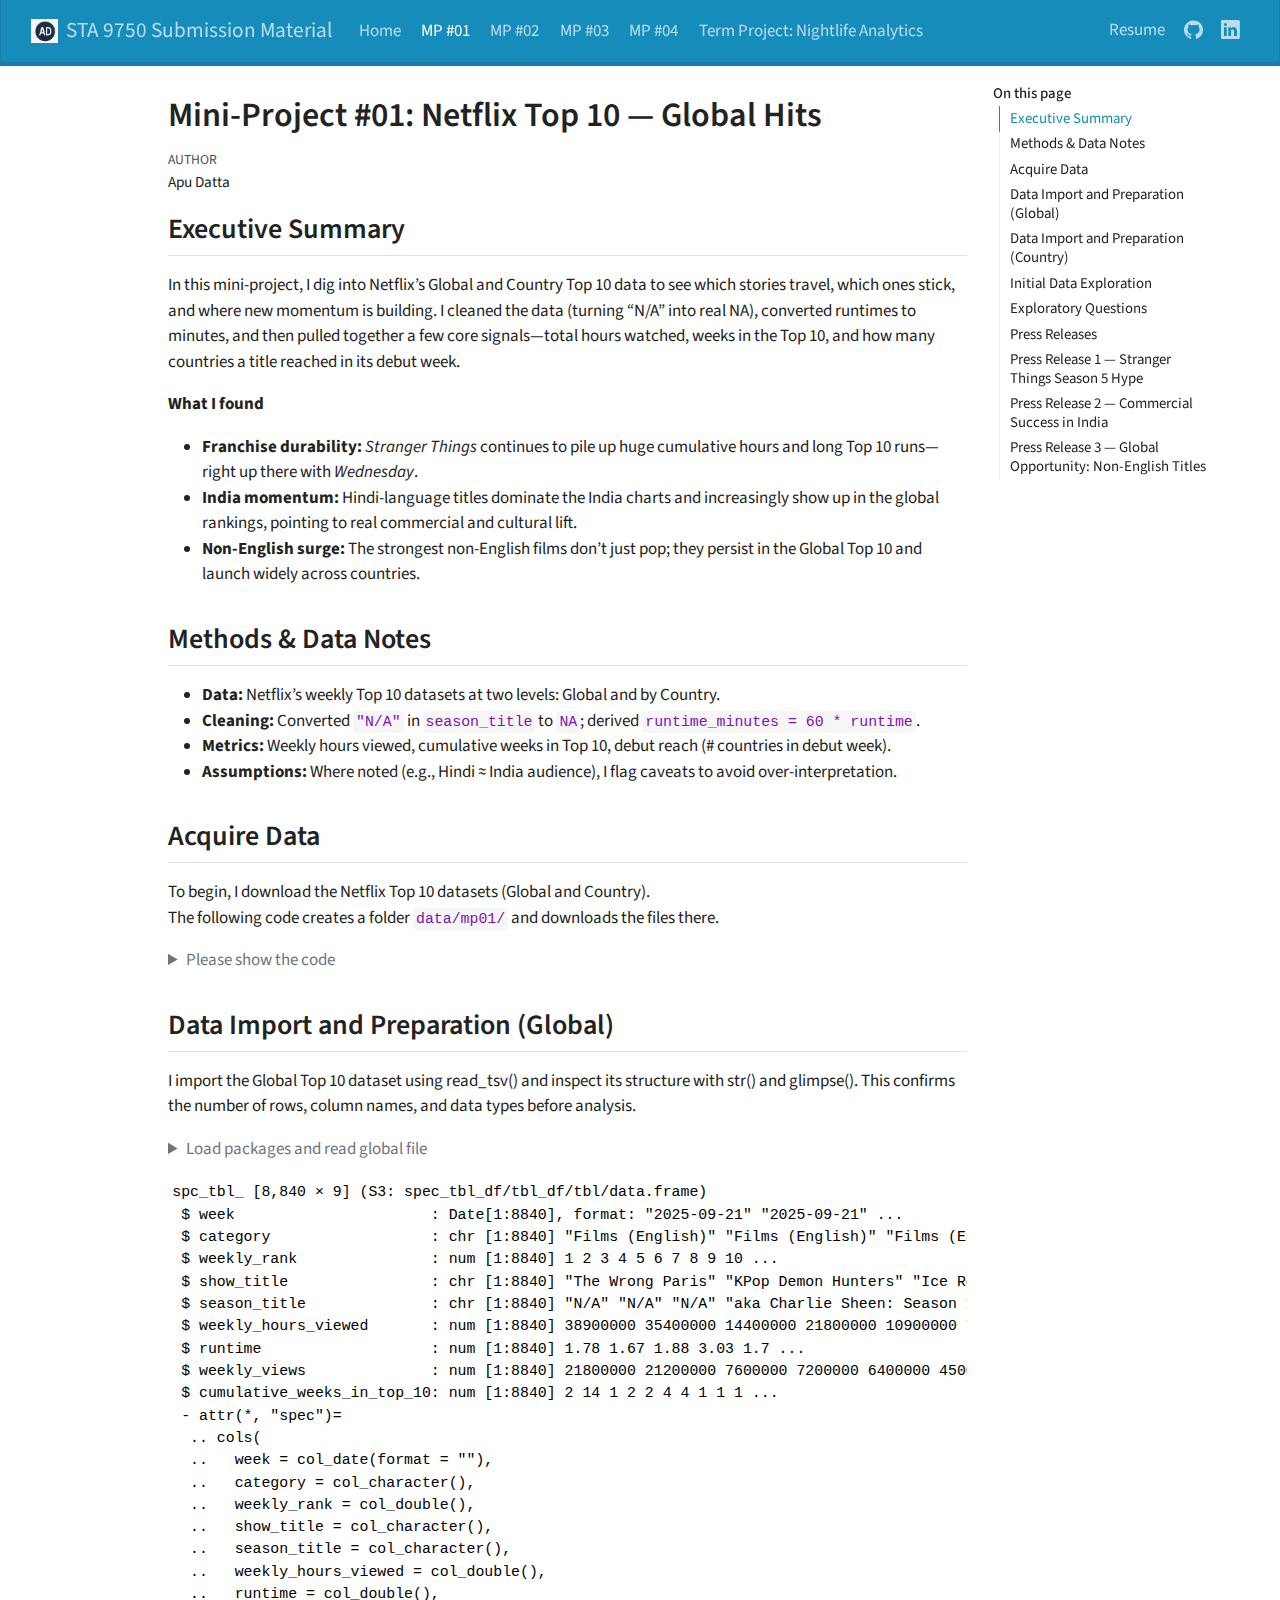
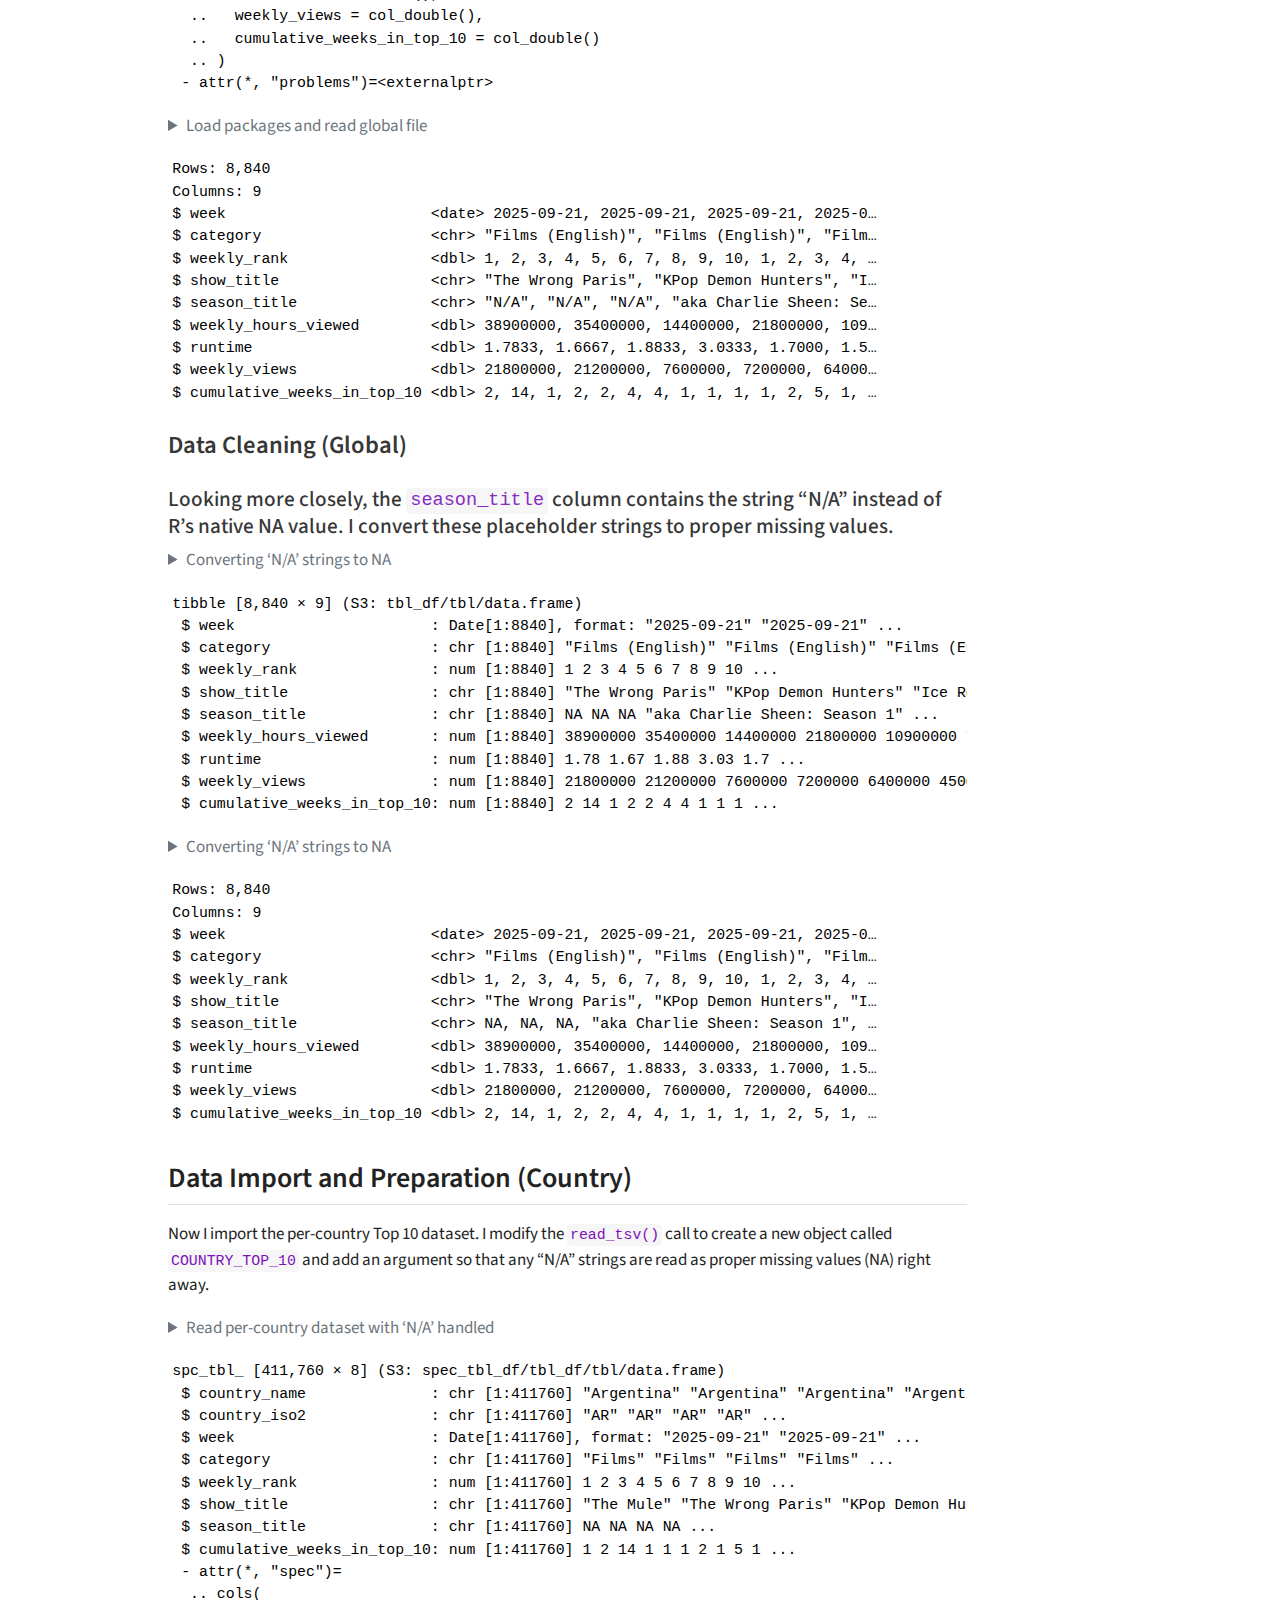
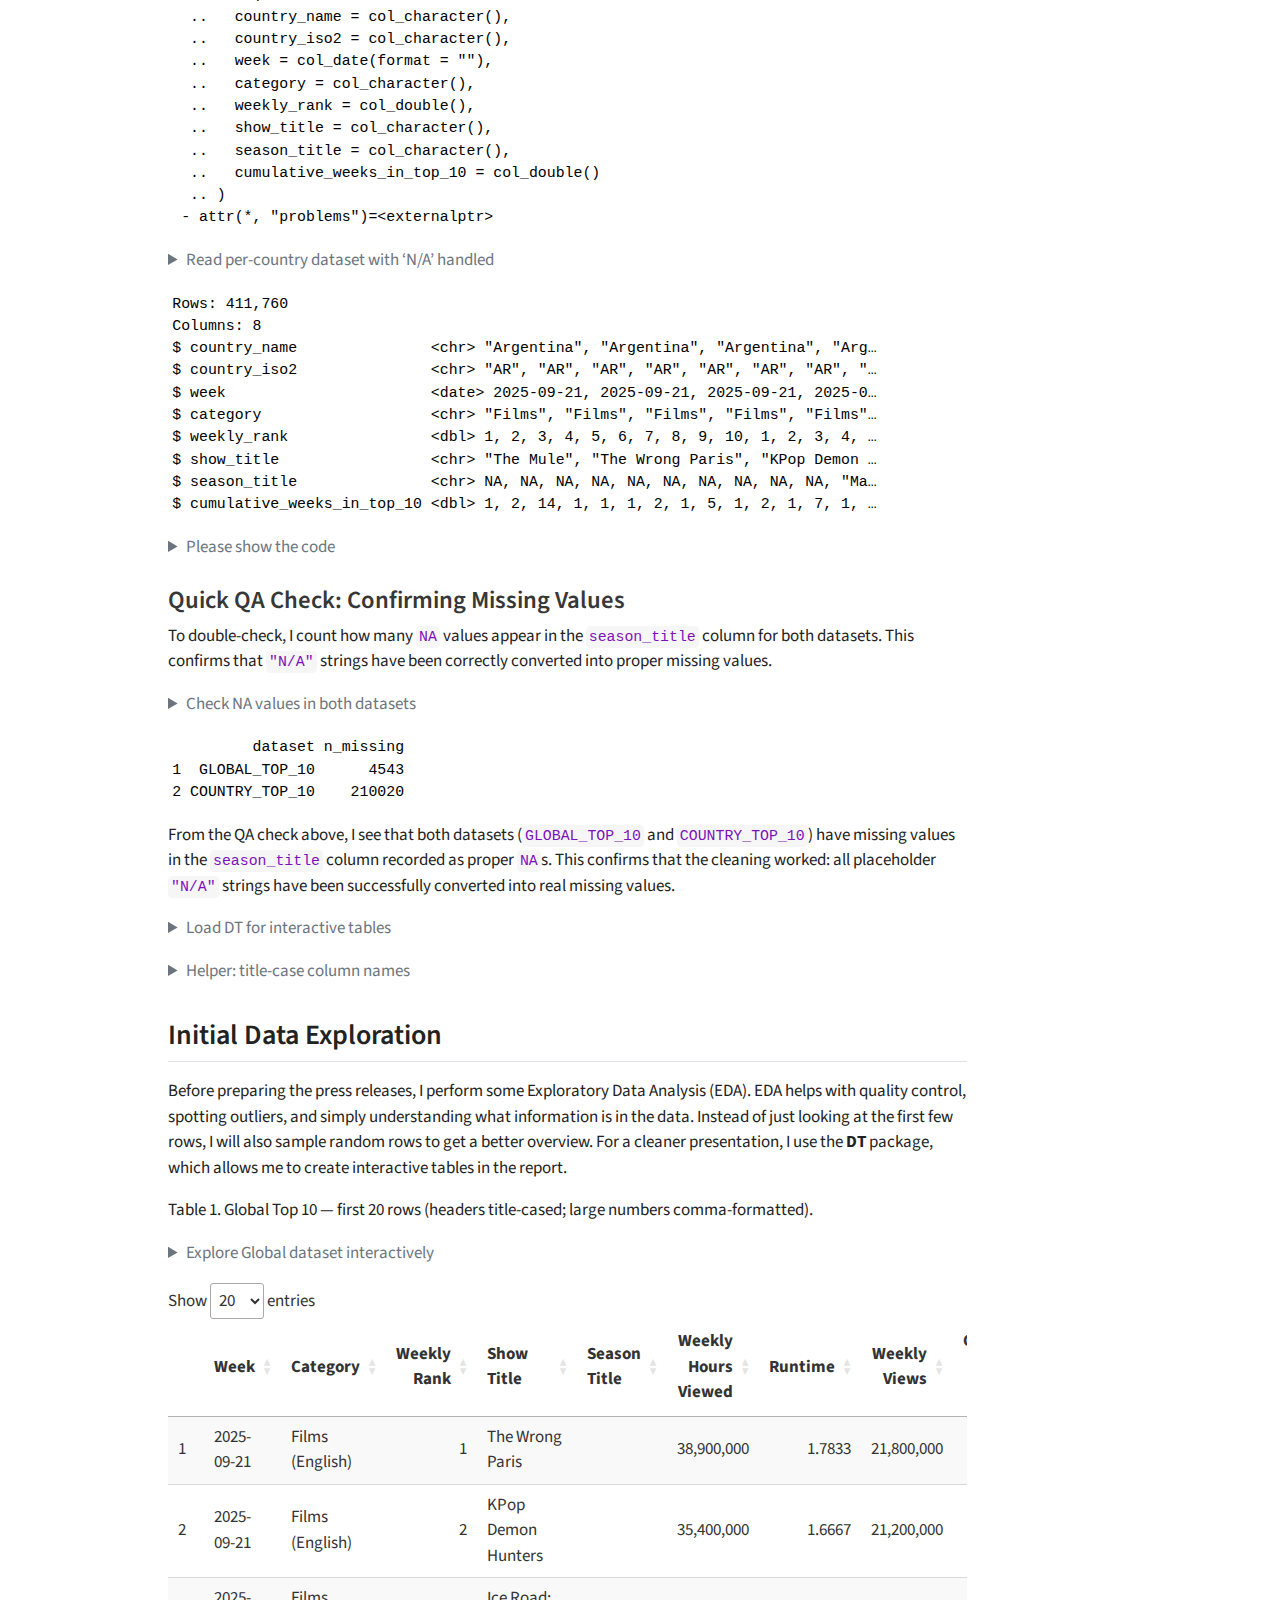
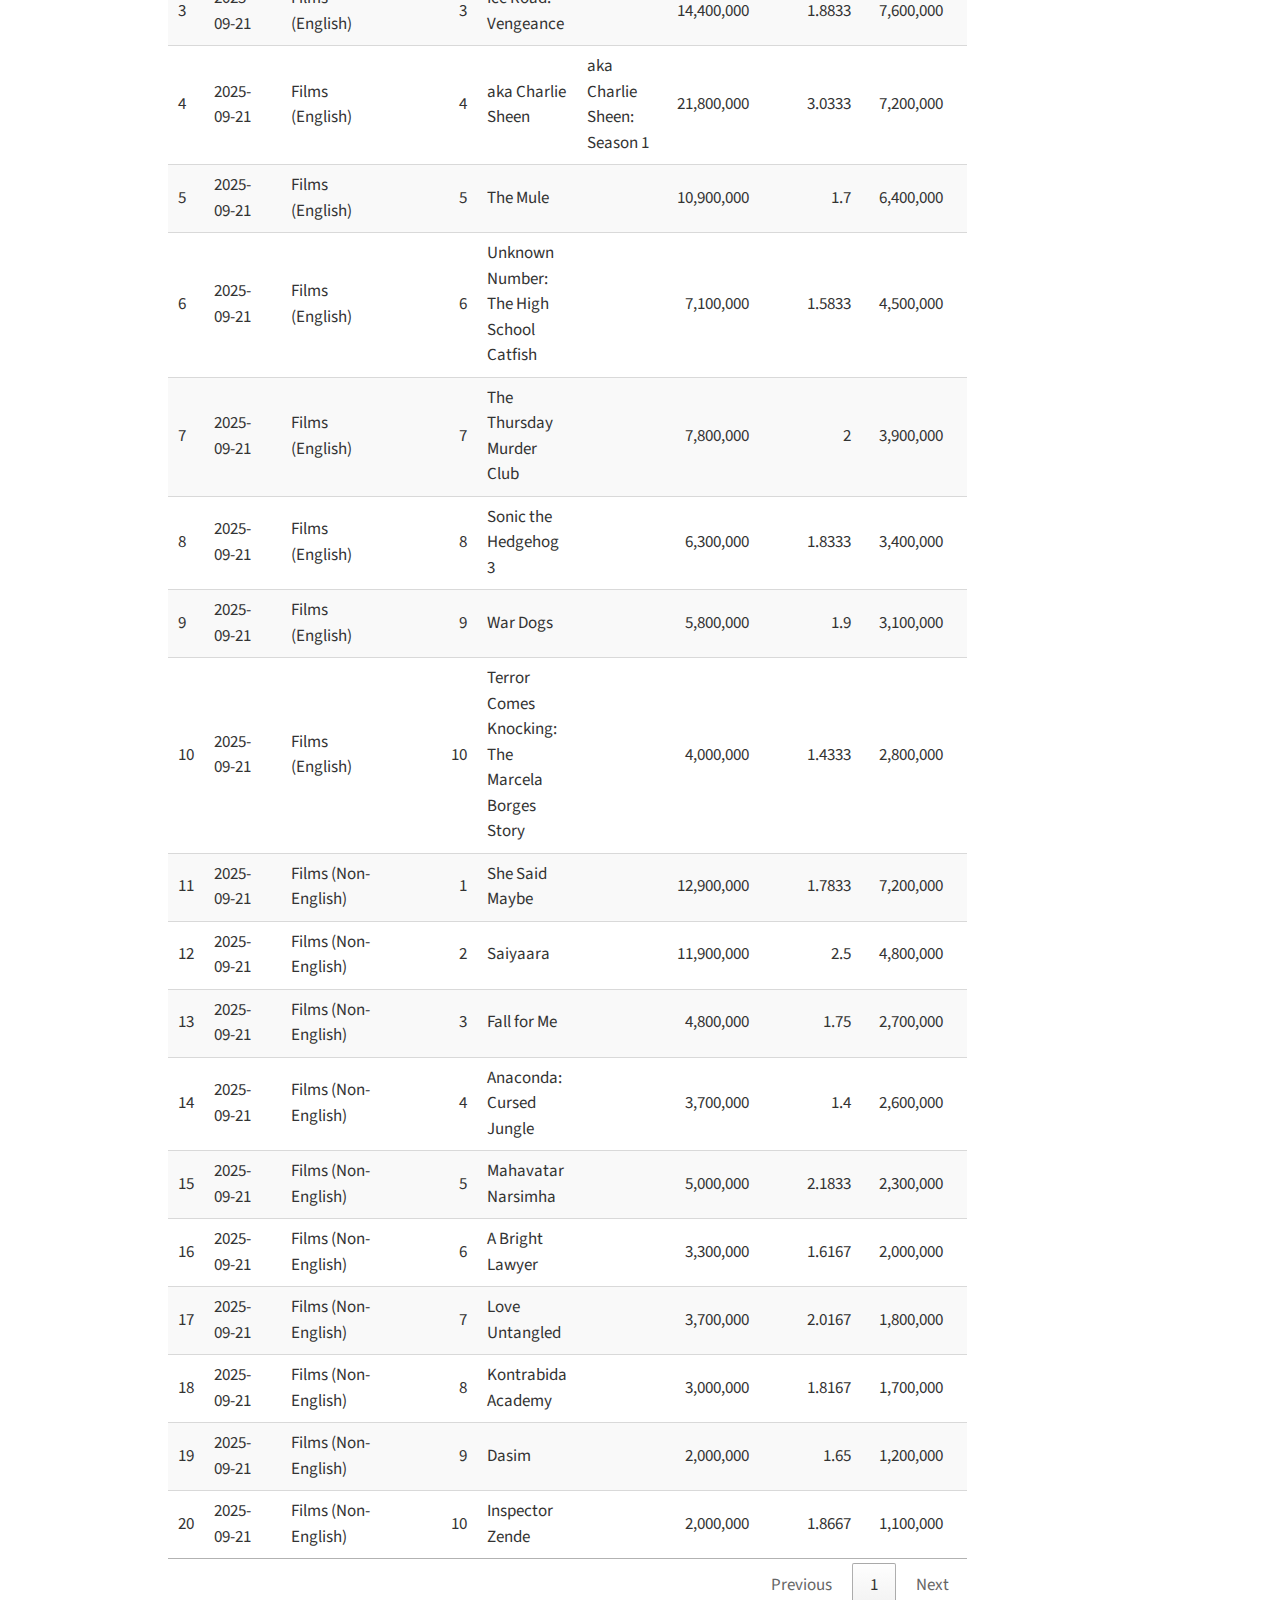
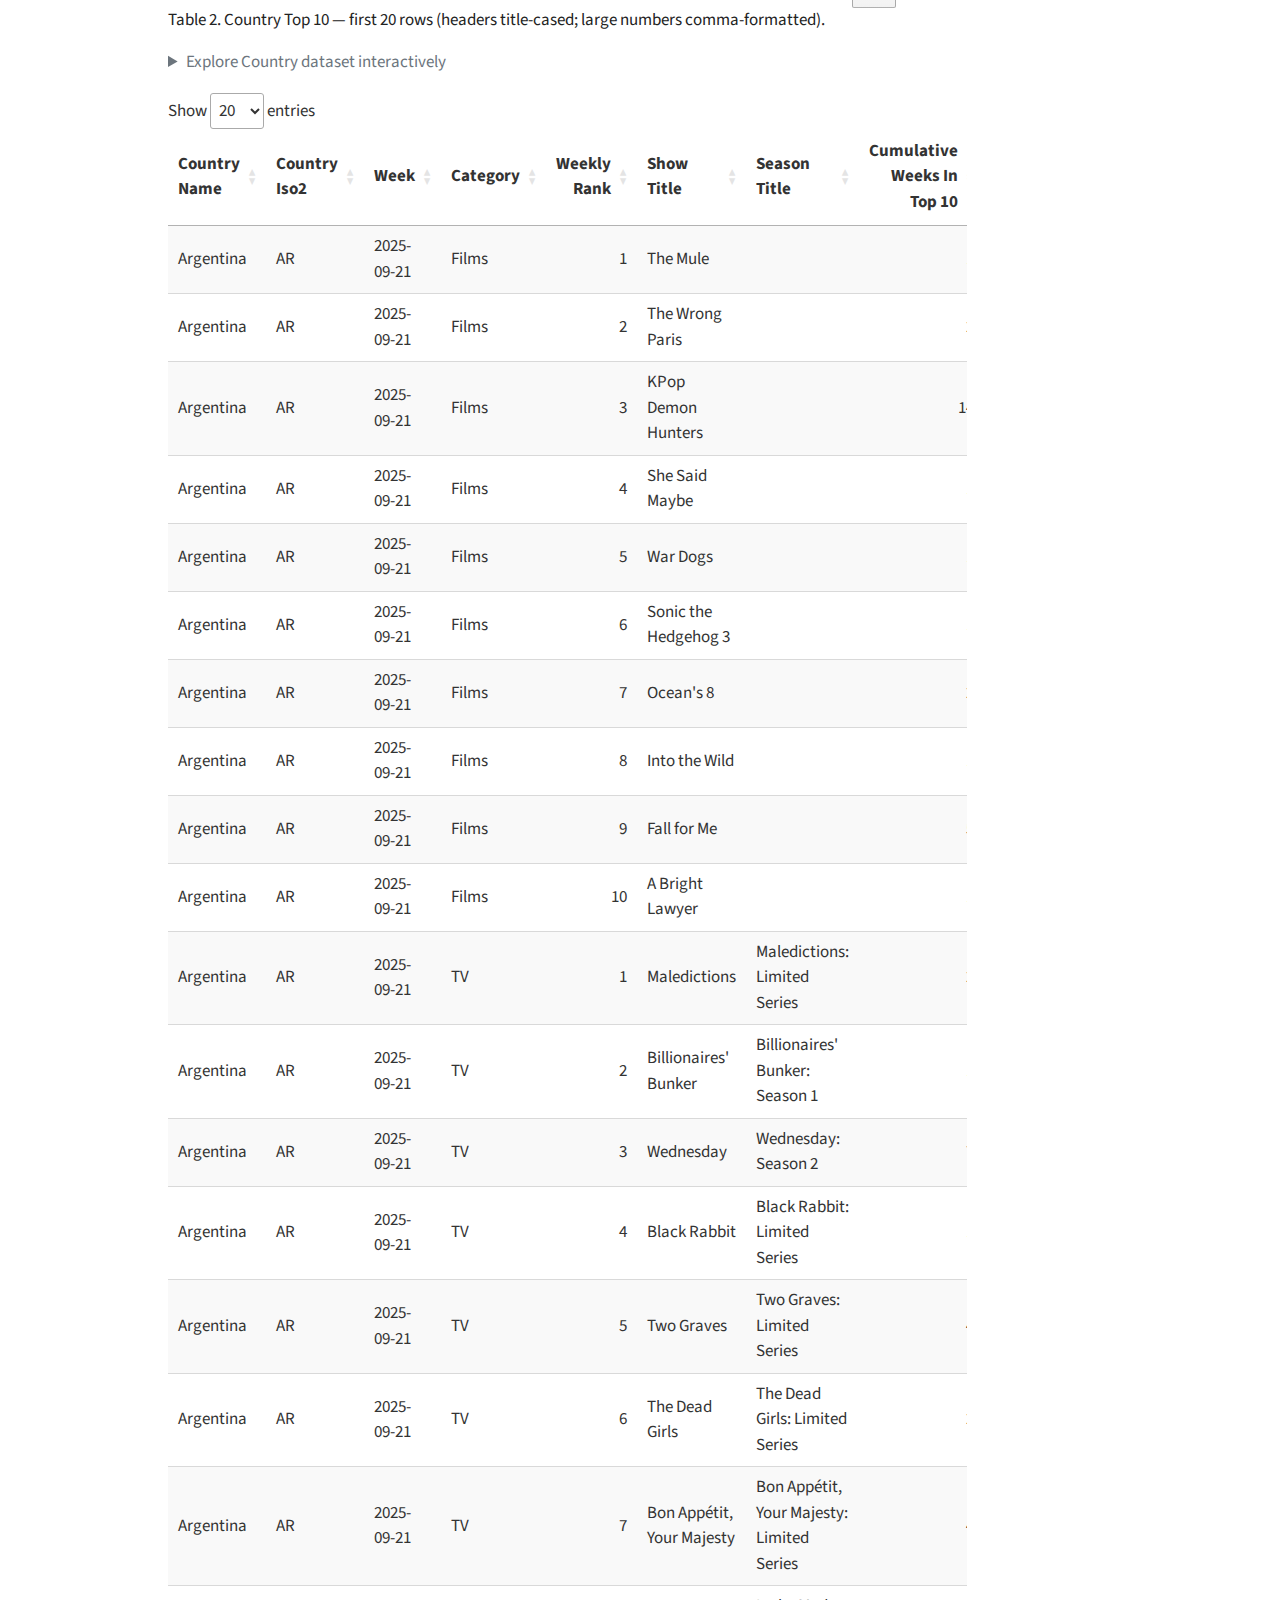
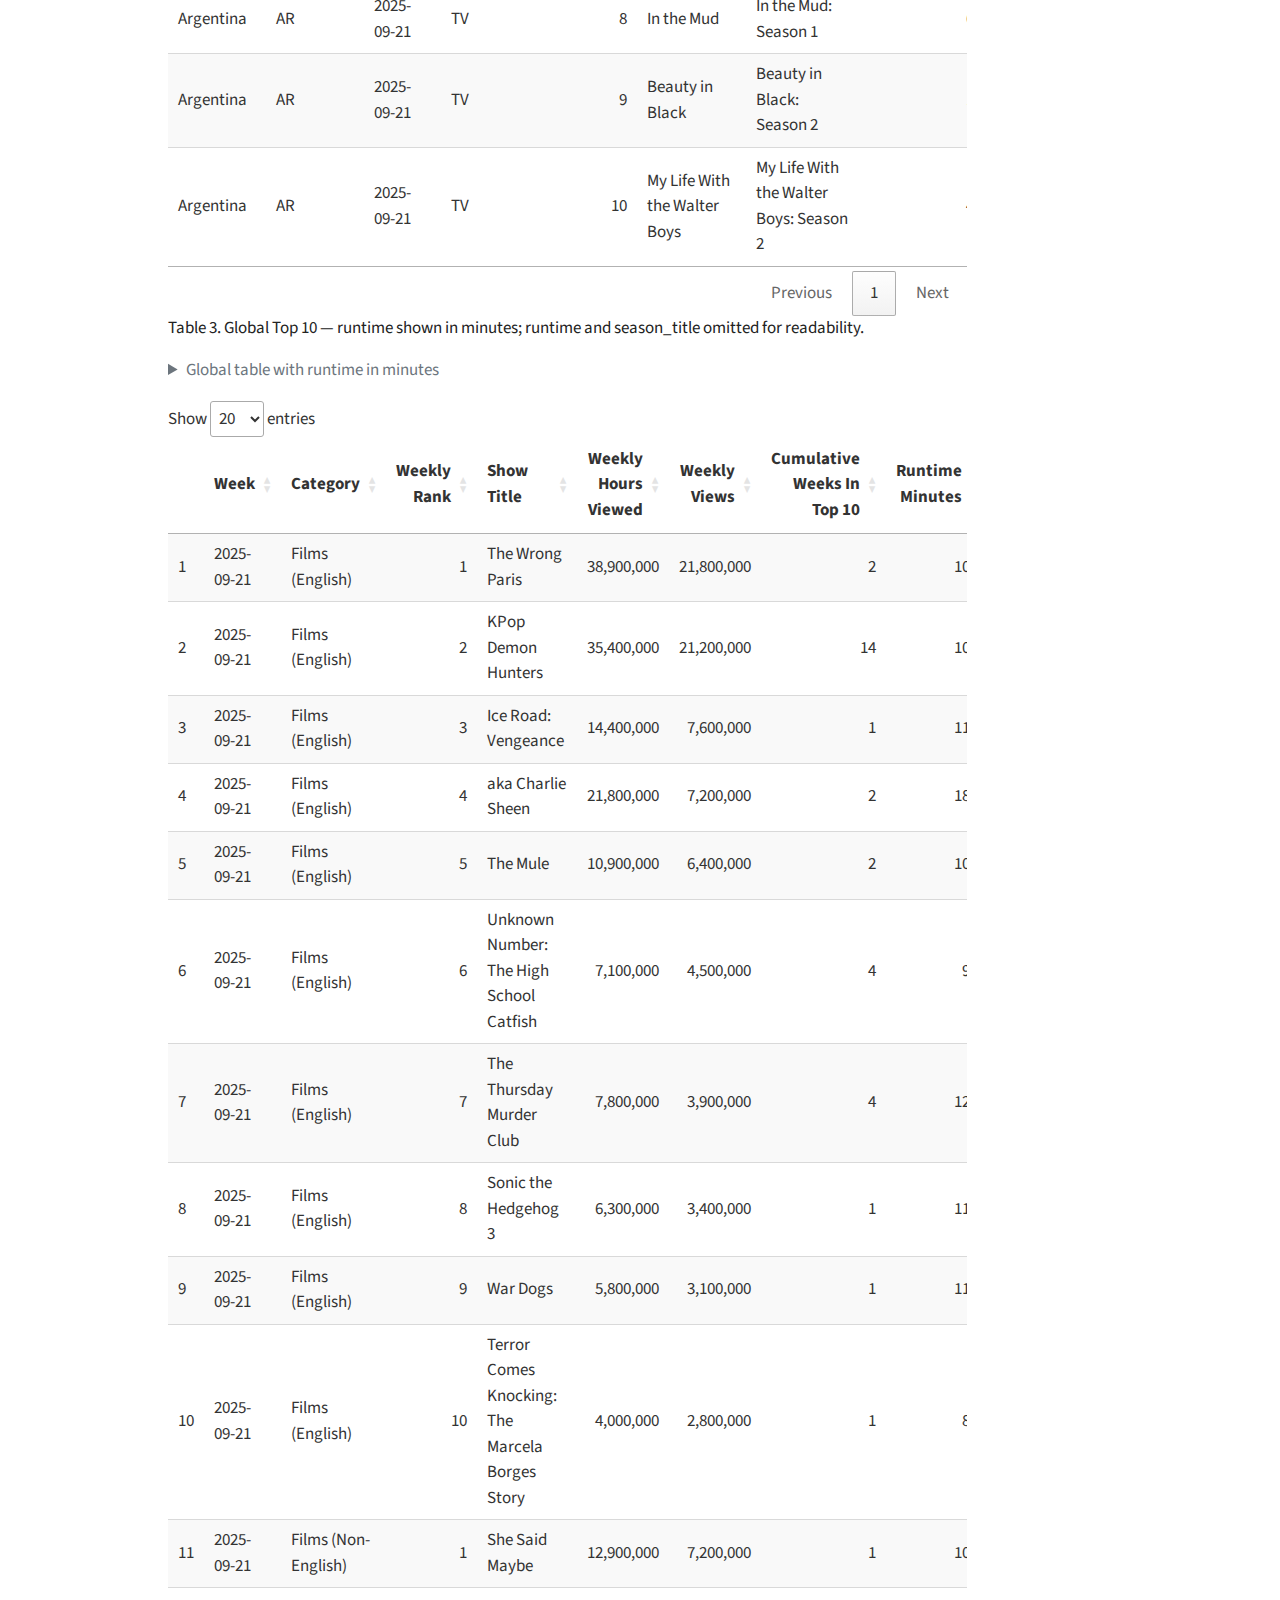
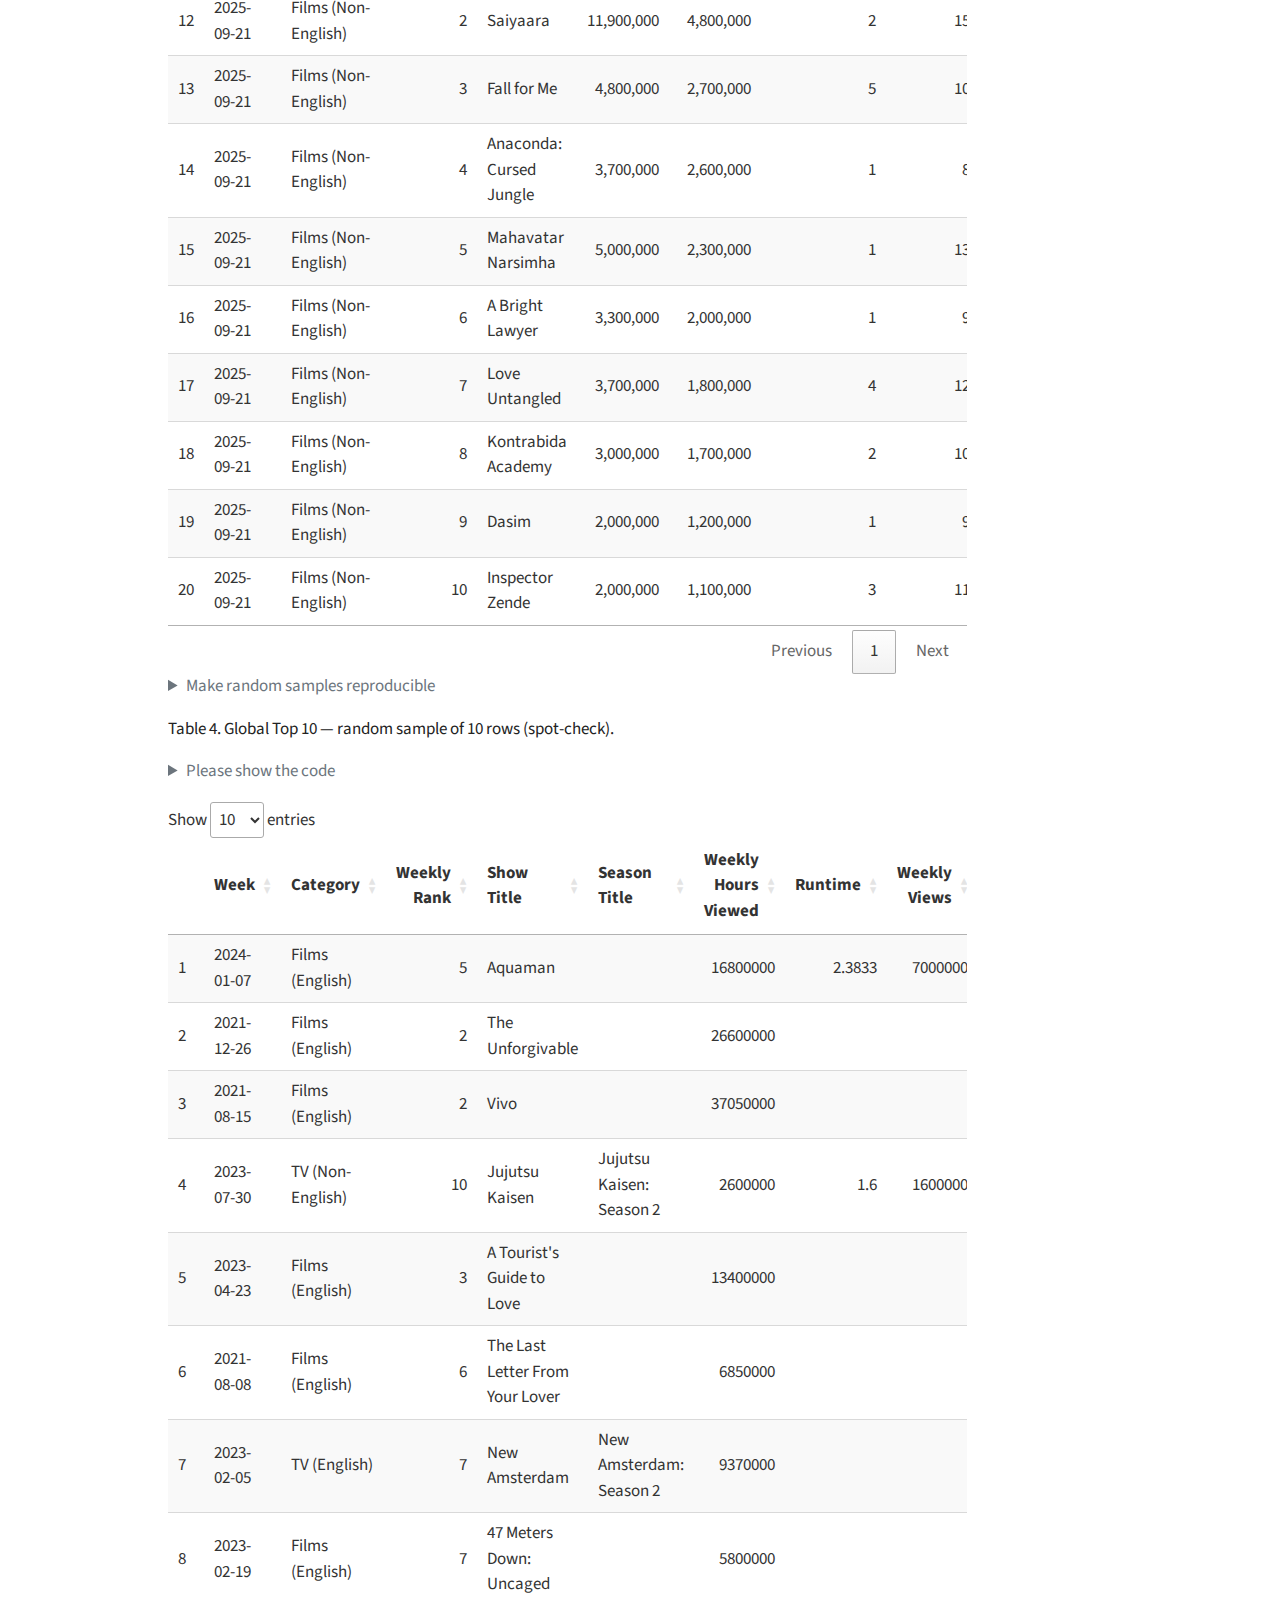
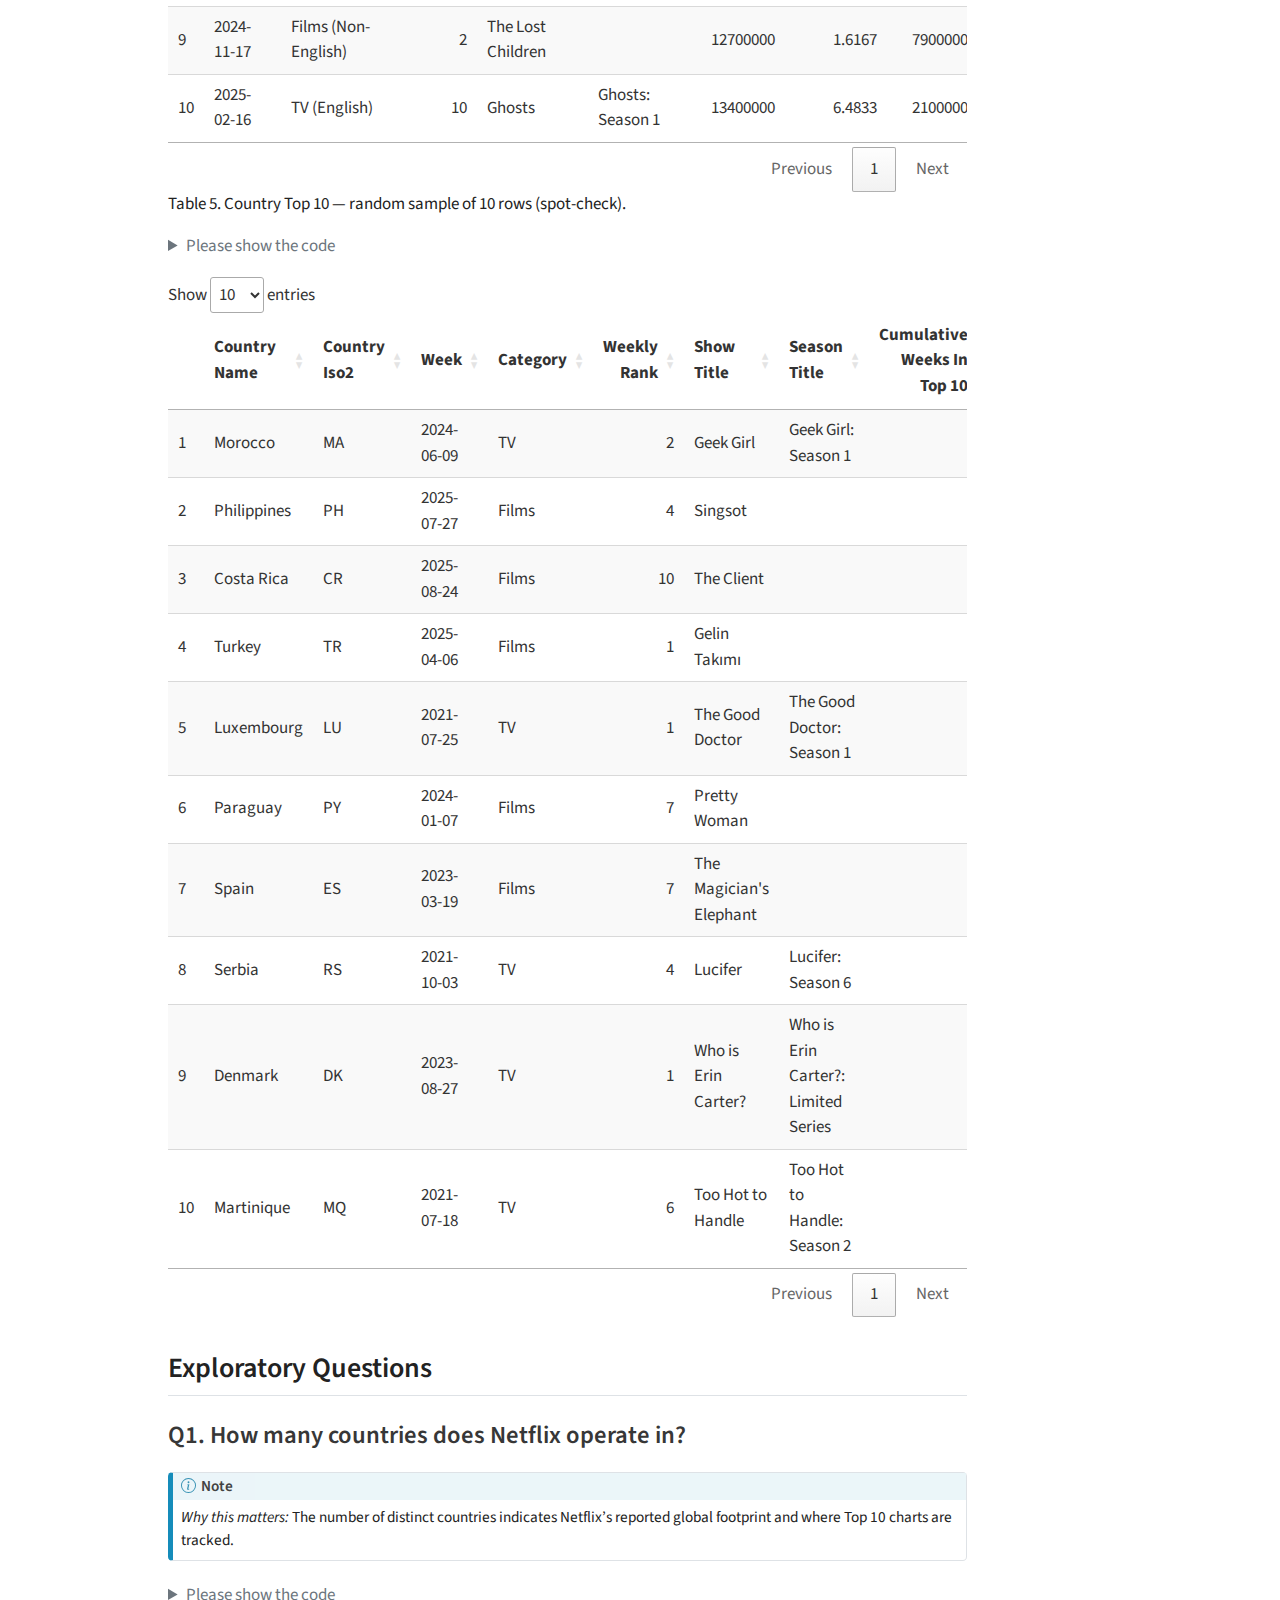
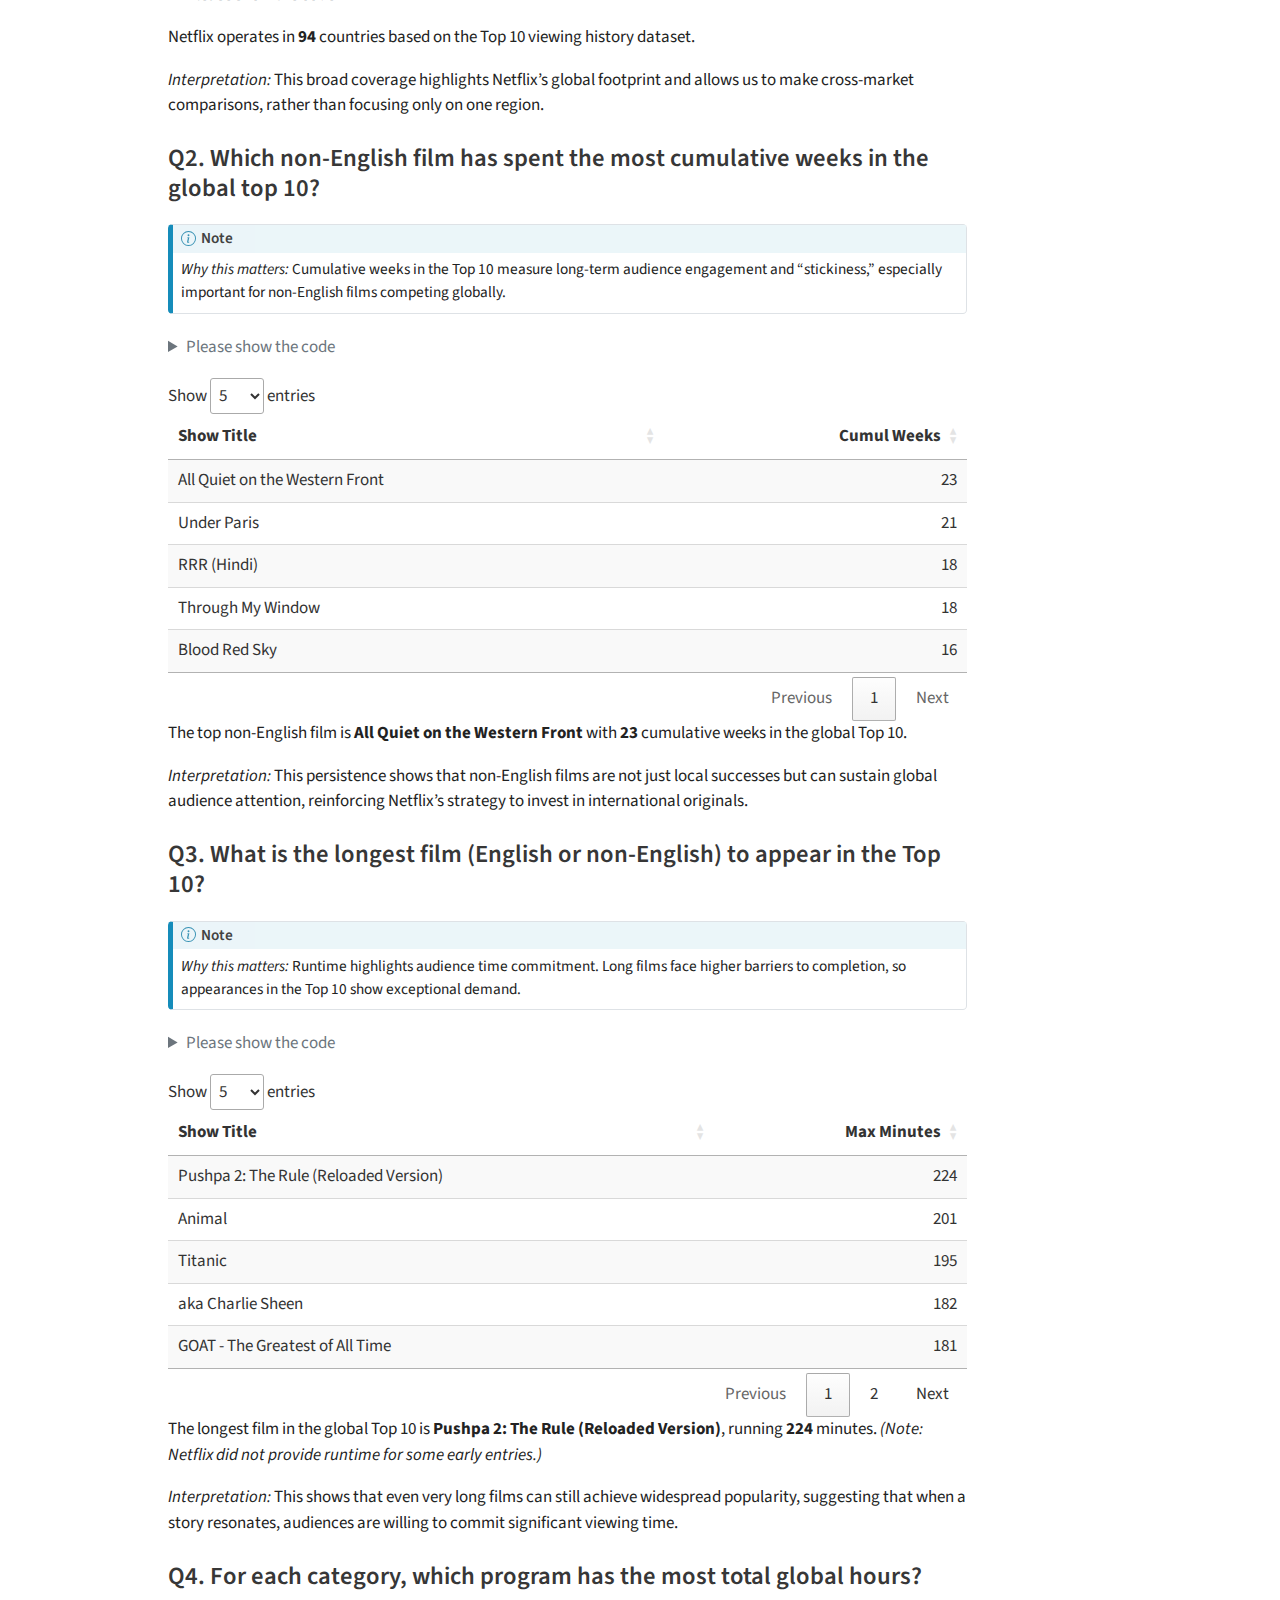
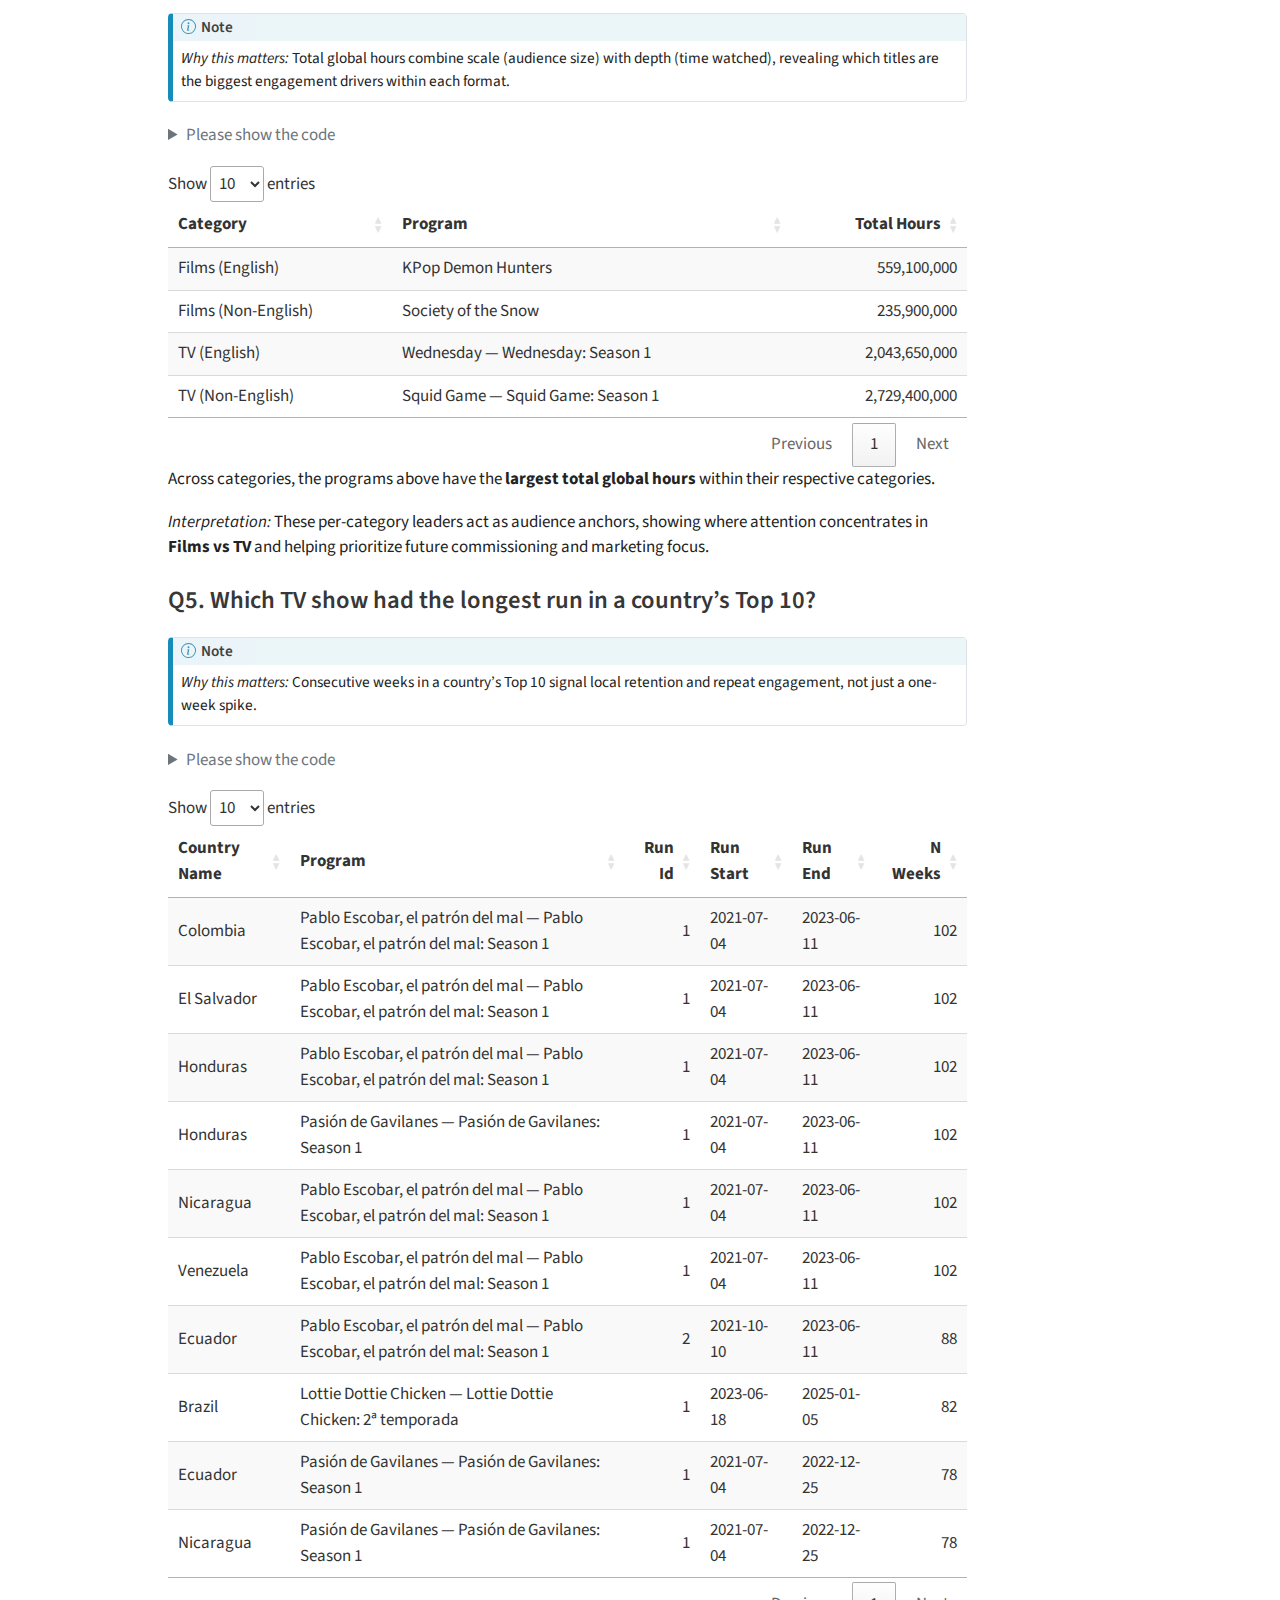
<file: docs/mp01.html>
<!DOCTYPE html>
<html xmlns="http://www.w3.org/1999/xhtml" lang="en" xml:lang="en"><head>

<meta charset="utf-8">
<meta name="generator" content="quarto-1.7.33">

<meta name="viewport" content="width=device-width, initial-scale=1.0, user-scalable=yes">

<meta name="author" content="Apu Datta">

<title>Mini-Project #01: Netflix Top 10 — Global Hits – STA 9750 Submission Material</title>
<style>
code{white-space: pre-wrap;}
span.smallcaps{font-variant: small-caps;}
div.columns{display: flex; gap: min(4vw, 1.5em);}
div.column{flex: auto; overflow-x: auto;}
div.hanging-indent{margin-left: 1.5em; text-indent: -1.5em;}
ul.task-list{list-style: none;}
ul.task-list li input[type="checkbox"] {
  width: 0.8em;
  margin: 0 0.8em 0.2em -1em; /* quarto-specific, see https://github.com/quarto-dev/quarto-cli/issues/4556 */ 
  vertical-align: middle;
}
/* CSS for syntax highlighting */
html { -webkit-text-size-adjust: 100%; }
pre > code.sourceCode { white-space: pre; position: relative; }
pre > code.sourceCode > span { display: inline-block; line-height: 1.25; }
pre > code.sourceCode > span:empty { height: 1.2em; }
.sourceCode { overflow: visible; }
code.sourceCode > span { color: inherit; text-decoration: inherit; }
div.sourceCode { margin: 1em 0; }
pre.sourceCode { margin: 0; }
@media screen {
div.sourceCode { overflow: auto; }
}
@media print {
pre > code.sourceCode { white-space: pre-wrap; }
pre > code.sourceCode > span { text-indent: -5em; padding-left: 5em; }
}
pre.numberSource code
  { counter-reset: source-line 0; }
pre.numberSource code > span
  { position: relative; left: -4em; counter-increment: source-line; }
pre.numberSource code > span > a:first-child::before
  { content: counter(source-line);
    position: relative; left: -1em; text-align: right; vertical-align: baseline;
    border: none; display: inline-block;
    -webkit-touch-callout: none; -webkit-user-select: none;
    -khtml-user-select: none; -moz-user-select: none;
    -ms-user-select: none; user-select: none;
    padding: 0 4px; width: 4em;
  }
pre.numberSource { margin-left: 3em;  padding-left: 4px; }
div.sourceCode
  {   }
@media screen {
pre > code.sourceCode > span > a:first-child::before { text-decoration: underline; }
}
</style>


<script src="site_libs/quarto-nav/quarto-nav.js"></script>
<script src="site_libs/quarto-nav/headroom.min.js"></script>
<script src="site_libs/clipboard/clipboard.min.js"></script>
<script src="site_libs/quarto-search/autocomplete.umd.js"></script>
<script src="site_libs/quarto-search/fuse.min.js"></script>
<script src="site_libs/quarto-search/quarto-search.js"></script>
<meta name="quarto:offset" content="./">
<script src="site_libs/quarto-html/quarto.js" type="module"></script>
<script src="site_libs/quarto-html/tabsets/tabsets.js" type="module"></script>
<script src="site_libs/quarto-html/popper.min.js"></script>
<script src="site_libs/quarto-html/tippy.umd.min.js"></script>
<script src="site_libs/quarto-html/anchor.min.js"></script>
<link href="site_libs/quarto-html/tippy.css" rel="stylesheet">
<link href="site_libs/quarto-html/quarto-syntax-highlighting-ea385d0e468b0dd5ea5bf0780b1290d9.css" rel="stylesheet" id="quarto-text-highlighting-styles">
<script src="site_libs/bootstrap/bootstrap.min.js"></script>
<link href="site_libs/bootstrap/bootstrap-icons.css" rel="stylesheet">
<link href="site_libs/bootstrap/bootstrap-58e8f40ba454886861140ce7e394313c.min.css" rel="stylesheet" append-hash="true" id="quarto-bootstrap" data-mode="light">
<script id="quarto-search-options" type="application/json">{
  "location": "navbar",
  "copy-button": false,
  "collapse-after": 3,
  "panel-placement": "end",
  "type": "overlay",
  "limit": 50,
  "keyboard-shortcut": [
    "f",
    "/",
    "s"
  ],
  "show-item-context": false,
  "language": {
    "search-no-results-text": "No results",
    "search-matching-documents-text": "matching documents",
    "search-copy-link-title": "Copy link to search",
    "search-hide-matches-text": "Hide additional matches",
    "search-more-match-text": "more match in this document",
    "search-more-matches-text": "more matches in this document",
    "search-clear-button-title": "Clear",
    "search-text-placeholder": "",
    "search-detached-cancel-button-title": "Cancel",
    "search-submit-button-title": "Submit",
    "search-label": "Search"
  }
}</script>
<style>html{ scroll-behavior: smooth; }</style>
<link href="site_libs/htmltools-fill-0.5.8.1/fill.css" rel="stylesheet">

<script src="site_libs/htmlwidgets-1.6.4/htmlwidgets.js"></script>

<link href="site_libs/datatables-css-0.0.0/datatables-crosstalk.css" rel="stylesheet">

<script src="site_libs/datatables-binding-0.34.0/datatables.js"></script>

<script src="site_libs/jquery-3.6.0/jquery-3.6.0.min.js"></script>

<link href="site_libs/dt-core-1.13.6/css/jquery.dataTables.min.css" rel="stylesheet">

<link href="site_libs/dt-core-1.13.6/css/jquery.dataTables.extra.css" rel="stylesheet">

<script src="site_libs/dt-core-1.13.6/js/jquery.dataTables.min.js"></script>

<link href="site_libs/crosstalk-1.2.2/css/crosstalk.min.css" rel="stylesheet">

<script src="site_libs/crosstalk-1.2.2/js/crosstalk.min.js"></script>



<link rel="stylesheet" href="styles.css">
</head>

<body class="nav-fixed quarto-light">

<div id="quarto-search-results"></div>
  <header id="quarto-header" class="headroom fixed-top">
    <nav class="navbar navbar-expand-lg " data-bs-theme="dark">
      <div class="navbar-container container-fluid">
      <div class="navbar-brand-container mx-auto">
    <a href="./index.html" class="navbar-brand navbar-brand-logo">
    <img src="./AD.png" alt="" class="navbar-logo">
    </a>
    <a class="navbar-brand" href="./index.html">
    <span class="navbar-title">STA 9750 Submission Material</span>
    </a>
  </div>
          <button class="navbar-toggler" type="button" data-bs-toggle="collapse" data-bs-target="#navbarCollapse" aria-controls="navbarCollapse" role="menu" aria-expanded="false" aria-label="Toggle navigation" onclick="if (window.quartoToggleHeadroom) { window.quartoToggleHeadroom(); }">
  <span class="navbar-toggler-icon"></span>
</button>
          <div class="collapse navbar-collapse" id="navbarCollapse">
            <ul class="navbar-nav navbar-nav-scroll me-auto">
  <li class="nav-item">
    <a class="nav-link" href="./about.html"> 
<span class="menu-text">Home</span></a>
  </li>  
  <li class="nav-item">
    <a class="nav-link active" href="./mp01.html" aria-current="page"> 
<span class="menu-text">MP #01</span></a>
  </li>  
  <li class="nav-item">
    <a class="nav-link" href="./mp02.html"> 
<span class="menu-text">MP #02</span></a>
  </li>  
  <li class="nav-item">
    <a class="nav-link" href="./mp03.html"> 
<span class="menu-text">MP #03</span></a>
  </li>  
  <li class="nav-item">
    <a class="nav-link" href="./mp04.html"> 
<span class="menu-text">MP #04</span></a>
  </li>  
  <li class="nav-item">
    <a class="nav-link" href="./Nightlife_Analytics/quarto/Nightlife_Analytics_covid.html"> 
<span class="menu-text">Term Project: Nightlife Analytics</span></a>
  </li>  
</ul>
            <ul class="navbar-nav navbar-nav-scroll ms-auto">
  <li class="nav-item">
    <a class="nav-link" href="./Resume.pdf"> 
<span class="menu-text">Resume</span></a>
  </li>  
  <li class="nav-item compact">
    <a class="nav-link" href="https://github.com/dattaBus-anls"> <i class="bi bi-github" role="img" aria-label="GitHub">
</i> 
<span class="menu-text"></span></a>
  </li>  
  <li class="nav-item compact">
    <a class="nav-link" href="https://www.linkedin.com/in/apu-datta-491b8b84"> <i class="bi bi-linkedin" role="img" aria-label="LinkedIn">
</i> 
<span class="menu-text"></span></a>
  </li>  
</ul>
          </div> <!-- /navcollapse -->
            <div class="quarto-navbar-tools">
</div>
      </div> <!-- /container-fluid -->
    </nav>
</header>
<!-- content -->
<div id="quarto-content" class="quarto-container page-columns page-rows-contents page-layout-article page-navbar">
<!-- sidebar -->
<!-- margin-sidebar -->
    <div id="quarto-margin-sidebar" class="sidebar margin-sidebar">
        <nav id="TOC" role="doc-toc" class="toc-active">
    <h2 id="toc-title">On this page</h2>
   
  <ul class="collapse">
  <li><a href="#executive-summary" id="toc-executive-summary" class="nav-link active" data-scroll-target="#executive-summary">Executive Summary</a></li>
  <li><a href="#methods-data-notes" id="toc-methods-data-notes" class="nav-link" data-scroll-target="#methods-data-notes">Methods &amp; Data Notes</a></li>
  <li><a href="#acquire-data" id="toc-acquire-data" class="nav-link" data-scroll-target="#acquire-data">Acquire Data</a></li>
  <li><a href="#data-import-and-preparation-global" id="toc-data-import-and-preparation-global" class="nav-link" data-scroll-target="#data-import-and-preparation-global">Data Import and Preparation (Global)</a></li>
  <li><a href="#data-import-and-preparation-country" id="toc-data-import-and-preparation-country" class="nav-link" data-scroll-target="#data-import-and-preparation-country">Data Import and Preparation (Country)</a></li>
  <li><a href="#initial-data-exploration" id="toc-initial-data-exploration" class="nav-link" data-scroll-target="#initial-data-exploration">Initial Data Exploration</a></li>
  <li><a href="#exploratory-questions" id="toc-exploratory-questions" class="nav-link" data-scroll-target="#exploratory-questions">Exploratory Questions</a></li>
  <li><a href="#press-releases" id="toc-press-releases" class="nav-link" data-scroll-target="#press-releases">Press Releases</a></li>
  <li><a href="#press-release-1-stranger-things-season-5-hype" id="toc-press-release-1-stranger-things-season-5-hype" class="nav-link" data-scroll-target="#press-release-1-stranger-things-season-5-hype">Press Release 1 — Stranger Things Season 5 Hype</a></li>
  <li><a href="#press-release-2-commercial-success-in-india" id="toc-press-release-2-commercial-success-in-india" class="nav-link" data-scroll-target="#press-release-2-commercial-success-in-india">Press Release 2 — Commercial Success in India</a></li>
  <li><a href="#press-release-3-global-opportunity-non-english-titles" id="toc-press-release-3-global-opportunity-non-english-titles" class="nav-link" data-scroll-target="#press-release-3-global-opportunity-non-english-titles">Press Release 3 — Global Opportunity: Non-English Titles</a></li>
  </ul>
</nav>
    </div>
<!-- main -->
<main class="content" id="quarto-document-content">

<header id="title-block-header" class="quarto-title-block default">
<div class="quarto-title">
<h1 class="title">Mini-Project #01: Netflix Top 10 — Global Hits</h1>
</div>



<div class="quarto-title-meta">

    <div>
    <div class="quarto-title-meta-heading">Author</div>
    <div class="quarto-title-meta-contents">
             <p>Apu Datta </p>
          </div>
  </div>
    
  
    
  </div>
  


</header>


<section id="executive-summary" class="level2">
<h2 class="anchored" data-anchor-id="executive-summary">Executive Summary</h2>
<p>In this mini-project, I dig into Netflix’s Global and Country Top 10 data to see which stories travel, which ones stick, and where new momentum is building. I cleaned the data (turning “N/A” into real NA), converted runtimes to minutes, and then pulled together a few core signals—total hours watched, weeks in the Top 10, and how many countries a title reached in its debut week.</p>
<p><strong>What I found</strong></p>
<ul>
<li><strong>Franchise durability:</strong> <em>Stranger Things</em> continues to pile up huge cumulative hours and long Top 10 runs—right up there with <em>Wednesday</em>.</li>
<li><strong>India momentum:</strong> Hindi-language titles dominate the India charts and increasingly show up in the global rankings, pointing to real commercial and cultural lift.</li>
<li><strong>Non-English surge:</strong> The strongest non-English films don’t just pop; they persist in the Global Top 10 and launch widely across countries.</li>
</ul>
</section>
<section id="methods-data-notes" class="level2">
<h2 class="anchored" data-anchor-id="methods-data-notes">Methods &amp; Data Notes</h2>
<ul>
<li><strong>Data:</strong> Netflix’s weekly Top 10 datasets at two levels: Global and by Country.</li>
<li><strong>Cleaning:</strong> Converted <code>"N/A"</code> in <code>season_title</code> to <code>NA</code>; derived <code>runtime_minutes = 60 * runtime</code>.</li>
<li><strong>Metrics:</strong> Weekly hours viewed, cumulative weeks in Top 10, debut reach (# countries in debut week).</li>
<li><strong>Assumptions:</strong> Where noted (e.g., Hindi ≈ India audience), I flag caveats to avoid over-interpretation.</li>
</ul>
</section>
<section id="acquire-data" class="level2">
<h2 class="anchored" data-anchor-id="acquire-data">Acquire Data</h2>
<p>To begin, I download the Netflix Top 10 datasets (Global and Country).<br>
The following code creates a folder <code>data/mp01/</code> and downloads the files there.</p>
<div class="cell">
<details class="code-fold">
<summary>Please show the code</summary>
<div class="sourceCode cell-code" id="cb1"><pre class="sourceCode r code-with-copy"><code class="sourceCode r"><span id="cb1-1"><a href="#cb1-1" aria-hidden="true" tabindex="-1"></a><span class="cf">if</span>(<span class="sc">!</span><span class="fu">dir.exists</span>(<span class="fu">file.path</span>(<span class="st">"data"</span>, <span class="st">"mp01"</span>))){</span>
<span id="cb1-2"><a href="#cb1-2" aria-hidden="true" tabindex="-1"></a>  <span class="fu">dir.create</span>(<span class="fu">file.path</span>(<span class="st">"data"</span>, <span class="st">"mp01"</span>), <span class="at">showWarnings=</span><span class="cn">FALSE</span>, <span class="at">recursive=</span><span class="cn">TRUE</span>)</span>
<span id="cb1-3"><a href="#cb1-3" aria-hidden="true" tabindex="-1"></a>}</span>
<span id="cb1-4"><a href="#cb1-4" aria-hidden="true" tabindex="-1"></a></span>
<span id="cb1-5"><a href="#cb1-5" aria-hidden="true" tabindex="-1"></a>GLOBAL_TOP_10_FILENAME <span class="ot">&lt;-</span> <span class="fu">file.path</span>(<span class="st">"data"</span>, <span class="st">"mp01"</span>, <span class="st">"global_top10_alltime.tsv"</span>)</span>
<span id="cb1-6"><a href="#cb1-6" aria-hidden="true" tabindex="-1"></a></span>
<span id="cb1-7"><a href="#cb1-7" aria-hidden="true" tabindex="-1"></a><span class="cf">if</span>(<span class="sc">!</span><span class="fu">file.exists</span>(GLOBAL_TOP_10_FILENAME)){</span>
<span id="cb1-8"><a href="#cb1-8" aria-hidden="true" tabindex="-1"></a>  <span class="fu">download.file</span>(<span class="st">"https://www.netflix.com/tudum/top10/data/all-weeks-global.tsv"</span>,</span>
<span id="cb1-9"><a href="#cb1-9" aria-hidden="true" tabindex="-1"></a>                <span class="at">destfile=</span>GLOBAL_TOP_10_FILENAME)</span>
<span id="cb1-10"><a href="#cb1-10" aria-hidden="true" tabindex="-1"></a>}</span>
<span id="cb1-11"><a href="#cb1-11" aria-hidden="true" tabindex="-1"></a></span>
<span id="cb1-12"><a href="#cb1-12" aria-hidden="true" tabindex="-1"></a>COUNTRY_TOP_10_FILENAME <span class="ot">&lt;-</span> <span class="fu">file.path</span>(<span class="st">"data"</span>, <span class="st">"mp01"</span>, <span class="st">"country_top10_alltime.tsv"</span>)</span>
<span id="cb1-13"><a href="#cb1-13" aria-hidden="true" tabindex="-1"></a></span>
<span id="cb1-14"><a href="#cb1-14" aria-hidden="true" tabindex="-1"></a><span class="cf">if</span>(<span class="sc">!</span><span class="fu">file.exists</span>(COUNTRY_TOP_10_FILENAME)){</span>
<span id="cb1-15"><a href="#cb1-15" aria-hidden="true" tabindex="-1"></a>  <span class="fu">download.file</span>(<span class="st">"https://www.netflix.com/tudum/top10/data/all-weeks-countries.tsv"</span>,</span>
<span id="cb1-16"><a href="#cb1-16" aria-hidden="true" tabindex="-1"></a>                <span class="at">destfile=</span>COUNTRY_TOP_10_FILENAME)</span>
<span id="cb1-17"><a href="#cb1-17" aria-hidden="true" tabindex="-1"></a>}</span></code><button title="Copy to Clipboard" class="code-copy-button"><i class="bi"></i></button></pre></div>
</details>
</div>
</section>
<section id="data-import-and-preparation-global" class="level2">
<h2 class="anchored" data-anchor-id="data-import-and-preparation-global">Data Import and Preparation (Global)</h2>
<p>I import the Global Top 10 dataset using read_tsv() and inspect its structure with str() and glimpse(). This confirms the number of rows, column names, and data types before analysis.</p>
<div class="cell">
<details class="code-fold">
<summary>Load packages and read global file</summary>
<div class="sourceCode cell-code" id="cb2"><pre class="sourceCode r code-with-copy"><code class="sourceCode r"><span id="cb2-1"><a href="#cb2-1" aria-hidden="true" tabindex="-1"></a><span class="fu">library</span>(tidyverse)</span>
<span id="cb2-2"><a href="#cb2-2" aria-hidden="true" tabindex="-1"></a><span class="fu">library</span>(ggplot2)</span>
<span id="cb2-3"><a href="#cb2-3" aria-hidden="true" tabindex="-1"></a></span>
<span id="cb2-4"><a href="#cb2-4" aria-hidden="true" tabindex="-1"></a>GLOBAL_TOP_10 <span class="ot">&lt;-</span> <span class="fu">read_tsv</span>(GLOBAL_TOP_10_FILENAME, <span class="at">show_col_types =</span> <span class="cn">FALSE</span>)</span>
<span id="cb2-5"><a href="#cb2-5" aria-hidden="true" tabindex="-1"></a></span>
<span id="cb2-6"><a href="#cb2-6" aria-hidden="true" tabindex="-1"></a><span class="co"># Inspect structure</span></span>
<span id="cb2-7"><a href="#cb2-7" aria-hidden="true" tabindex="-1"></a><span class="co"># Checking the structure of the dataset (raw import)</span></span>
<span id="cb2-8"><a href="#cb2-8" aria-hidden="true" tabindex="-1"></a><span class="fu">str</span>(GLOBAL_TOP_10)</span></code><button title="Copy to Clipboard" class="code-copy-button"><i class="bi"></i></button></pre></div>
</details>
<div class="cell-output cell-output-stdout">
<pre><code>spc_tbl_ [8,840 × 9] (S3: spec_tbl_df/tbl_df/tbl/data.frame)
 $ week                      : Date[1:8840], format: "2025-09-21" "2025-09-21" ...
 $ category                  : chr [1:8840] "Films (English)" "Films (English)" "Films (English)" "Films (English)" ...
 $ weekly_rank               : num [1:8840] 1 2 3 4 5 6 7 8 9 10 ...
 $ show_title                : chr [1:8840] "The Wrong Paris" "KPop Demon Hunters" "Ice Road: Vengeance" "aka Charlie Sheen" ...
 $ season_title              : chr [1:8840] "N/A" "N/A" "N/A" "aka Charlie Sheen: Season 1" ...
 $ weekly_hours_viewed       : num [1:8840] 38900000 35400000 14400000 21800000 10900000 7100000 7800000 6300000 5800000 4000000 ...
 $ runtime                   : num [1:8840] 1.78 1.67 1.88 3.03 1.7 ...
 $ weekly_views              : num [1:8840] 21800000 21200000 7600000 7200000 6400000 4500000 3900000 3400000 3100000 2800000 ...
 $ cumulative_weeks_in_top_10: num [1:8840] 2 14 1 2 2 4 4 1 1 1 ...
 - attr(*, "spec")=
  .. cols(
  ..   week = col_date(format = ""),
  ..   category = col_character(),
  ..   weekly_rank = col_double(),
  ..   show_title = col_character(),
  ..   season_title = col_character(),
  ..   weekly_hours_viewed = col_double(),
  ..   runtime = col_double(),
  ..   weekly_views = col_double(),
  ..   cumulative_weeks_in_top_10 = col_double()
  .. )
 - attr(*, "problems")=&lt;externalptr&gt; </code></pre>
</div>
<details class="code-fold">
<summary>Load packages and read global file</summary>
<div class="sourceCode cell-code" id="cb4"><pre class="sourceCode r code-with-copy"><code class="sourceCode r"><span id="cb4-1"><a href="#cb4-1" aria-hidden="true" tabindex="-1"></a><span class="co"># Using glimpse to preview of columns and sample data</span></span>
<span id="cb4-2"><a href="#cb4-2" aria-hidden="true" tabindex="-1"></a><span class="fu">glimpse</span>(GLOBAL_TOP_10)</span></code><button title="Copy to Clipboard" class="code-copy-button"><i class="bi"></i></button></pre></div>
</details>
<div class="cell-output cell-output-stdout">
<pre><code>Rows: 8,840
Columns: 9
$ week                       &lt;date&gt; 2025-09-21, 2025-09-21, 2025-09-21, 2025-0…
$ category                   &lt;chr&gt; "Films (English)", "Films (English)", "Film…
$ weekly_rank                &lt;dbl&gt; 1, 2, 3, 4, 5, 6, 7, 8, 9, 10, 1, 2, 3, 4, …
$ show_title                 &lt;chr&gt; "The Wrong Paris", "KPop Demon Hunters", "I…
$ season_title               &lt;chr&gt; "N/A", "N/A", "N/A", "aka Charlie Sheen: Se…
$ weekly_hours_viewed        &lt;dbl&gt; 38900000, 35400000, 14400000, 21800000, 109…
$ runtime                    &lt;dbl&gt; 1.7833, 1.6667, 1.8833, 3.0333, 1.7000, 1.5…
$ weekly_views               &lt;dbl&gt; 21800000, 21200000, 7600000, 7200000, 64000…
$ cumulative_weeks_in_top_10 &lt;dbl&gt; 2, 14, 1, 2, 2, 4, 4, 1, 1, 1, 1, 2, 5, 1, …</code></pre>
</div>
</div>
<section id="data-cleaning-global" class="level3">
<h3 class="anchored" data-anchor-id="data-cleaning-global">Data Cleaning (Global)</h3>
<section id="looking-more-closely-the-season_title-column-contains-the-string-na-instead-of-rs-native-na-value.-i-convert-these-placeholder-strings-to-proper-missing-values." class="level4">
<h4 class="anchored" data-anchor-id="looking-more-closely-the-season_title-column-contains-the-string-na-instead-of-rs-native-na-value.-i-convert-these-placeholder-strings-to-proper-missing-values.">Looking more closely, the <code>season_title</code> column contains the string “N/A” instead of R’s native NA value. I convert these placeholder strings to proper missing values.</h4>
<div class="cell">
<details class="code-fold">
<summary>Converting ‘N/A’ strings to NA</summary>
<div class="sourceCode cell-code" id="cb6"><pre class="sourceCode r code-with-copy"><code class="sourceCode r"><span id="cb6-1"><a href="#cb6-1" aria-hidden="true" tabindex="-1"></a><span class="co"># Taking the GLOBAL_TOP_10 dataset and updating it</span></span>
<span id="cb6-2"><a href="#cb6-2" aria-hidden="true" tabindex="-1"></a>GLOBAL_TOP_10 <span class="ot">&lt;-</span> GLOBAL_TOP_10 <span class="sc">|&gt;</span></span>
<span id="cb6-3"><a href="#cb6-3" aria-hidden="true" tabindex="-1"></a>  </span>
<span id="cb6-4"><a href="#cb6-4" aria-hidden="true" tabindex="-1"></a>  <span class="co"># Using mutate() to change values inside the season_title column</span></span>
<span id="cb6-5"><a href="#cb6-5" aria-hidden="true" tabindex="-1"></a>  <span class="fu">mutate</span>(</span>
<span id="cb6-6"><a href="#cb6-6" aria-hidden="true" tabindex="-1"></a>    <span class="at">season_title =</span> <span class="fu">if_else</span>(</span>
<span id="cb6-7"><a href="#cb6-7" aria-hidden="true" tabindex="-1"></a>      </span>
<span id="cb6-8"><a href="#cb6-8" aria-hidden="true" tabindex="-1"></a>      <span class="co"># Condition: if season_title equals the string "N/A"</span></span>
<span id="cb6-9"><a href="#cb6-9" aria-hidden="true" tabindex="-1"></a>      season_title <span class="sc">==</span> <span class="st">"N/A"</span>,</span>
<span id="cb6-10"><a href="#cb6-10" aria-hidden="true" tabindex="-1"></a>      </span>
<span id="cb6-11"><a href="#cb6-11" aria-hidden="true" tabindex="-1"></a>      <span class="co"># Replace it with NA_character_ (a proper missing value for characters)</span></span>
<span id="cb6-12"><a href="#cb6-12" aria-hidden="true" tabindex="-1"></a>      <span class="cn">NA_character_</span>,</span>
<span id="cb6-13"><a href="#cb6-13" aria-hidden="true" tabindex="-1"></a>      </span>
<span id="cb6-14"><a href="#cb6-14" aria-hidden="true" tabindex="-1"></a>      <span class="co"># Otherwise, keep the original season_title value</span></span>
<span id="cb6-15"><a href="#cb6-15" aria-hidden="true" tabindex="-1"></a>      season_title</span>
<span id="cb6-16"><a href="#cb6-16" aria-hidden="true" tabindex="-1"></a>    )</span>
<span id="cb6-17"><a href="#cb6-17" aria-hidden="true" tabindex="-1"></a>  )</span>
<span id="cb6-18"><a href="#cb6-18" aria-hidden="true" tabindex="-1"></a></span>
<span id="cb6-19"><a href="#cb6-19" aria-hidden="true" tabindex="-1"></a><span class="co"># Checking the structure of the dataset after cleaning</span></span>
<span id="cb6-20"><a href="#cb6-20" aria-hidden="true" tabindex="-1"></a><span class="fu">str</span>(GLOBAL_TOP_10)</span></code><button title="Copy to Clipboard" class="code-copy-button"><i class="bi"></i></button></pre></div>
</details>
<div class="cell-output cell-output-stdout">
<pre><code>tibble [8,840 × 9] (S3: tbl_df/tbl/data.frame)
 $ week                      : Date[1:8840], format: "2025-09-21" "2025-09-21" ...
 $ category                  : chr [1:8840] "Films (English)" "Films (English)" "Films (English)" "Films (English)" ...
 $ weekly_rank               : num [1:8840] 1 2 3 4 5 6 7 8 9 10 ...
 $ show_title                : chr [1:8840] "The Wrong Paris" "KPop Demon Hunters" "Ice Road: Vengeance" "aka Charlie Sheen" ...
 $ season_title              : chr [1:8840] NA NA NA "aka Charlie Sheen: Season 1" ...
 $ weekly_hours_viewed       : num [1:8840] 38900000 35400000 14400000 21800000 10900000 7100000 7800000 6300000 5800000 4000000 ...
 $ runtime                   : num [1:8840] 1.78 1.67 1.88 3.03 1.7 ...
 $ weekly_views              : num [1:8840] 21800000 21200000 7600000 7200000 6400000 4500000 3900000 3400000 3100000 2800000 ...
 $ cumulative_weeks_in_top_10: num [1:8840] 2 14 1 2 2 4 4 1 1 1 ...</code></pre>
</div>
<details class="code-fold">
<summary>Converting ‘N/A’ strings to NA</summary>
<div class="sourceCode cell-code" id="cb8"><pre class="sourceCode r code-with-copy"><code class="sourceCode r"><span id="cb8-1"><a href="#cb8-1" aria-hidden="true" tabindex="-1"></a><span class="co"># Using glimpse to preview of columns and sample data</span></span>
<span id="cb8-2"><a href="#cb8-2" aria-hidden="true" tabindex="-1"></a><span class="fu">glimpse</span>(GLOBAL_TOP_10)</span></code><button title="Copy to Clipboard" class="code-copy-button"><i class="bi"></i></button></pre></div>
</details>
<div class="cell-output cell-output-stdout">
<pre><code>Rows: 8,840
Columns: 9
$ week                       &lt;date&gt; 2025-09-21, 2025-09-21, 2025-09-21, 2025-0…
$ category                   &lt;chr&gt; "Films (English)", "Films (English)", "Film…
$ weekly_rank                &lt;dbl&gt; 1, 2, 3, 4, 5, 6, 7, 8, 9, 10, 1, 2, 3, 4, …
$ show_title                 &lt;chr&gt; "The Wrong Paris", "KPop Demon Hunters", "I…
$ season_title               &lt;chr&gt; NA, NA, NA, "aka Charlie Sheen: Season 1", …
$ weekly_hours_viewed        &lt;dbl&gt; 38900000, 35400000, 14400000, 21800000, 109…
$ runtime                    &lt;dbl&gt; 1.7833, 1.6667, 1.8833, 3.0333, 1.7000, 1.5…
$ weekly_views               &lt;dbl&gt; 21800000, 21200000, 7600000, 7200000, 64000…
$ cumulative_weeks_in_top_10 &lt;dbl&gt; 2, 14, 1, 2, 2, 4, 4, 1, 1, 1, 1, 2, 5, 1, …</code></pre>
</div>
</div>
</section>
</section>
</section>
<section id="data-import-and-preparation-country" class="level2">
<h2 class="anchored" data-anchor-id="data-import-and-preparation-country">Data Import and Preparation (Country)</h2>
<p>Now I import the per-country Top 10 dataset. I modify the <code>read_tsv()</code> call to create a new object called <code>COUNTRY_TOP_10</code> and add an argument so that any “N/A” strings are read as proper missing values (NA) right away.</p>
<div class="cell">
<details class="code-fold">
<summary>Read per-country dataset with ‘N/A’ handled</summary>
<div class="sourceCode cell-code" id="cb10"><pre class="sourceCode r code-with-copy"><code class="sourceCode r"><span id="cb10-1"><a href="#cb10-1" aria-hidden="true" tabindex="-1"></a><span class="co"># Read the per-country Top 10 file into a new object</span></span>
<span id="cb10-2"><a href="#cb10-2" aria-hidden="true" tabindex="-1"></a>COUNTRY_TOP_10 <span class="ot">&lt;-</span> <span class="fu">read_tsv</span>(</span>
<span id="cb10-3"><a href="#cb10-3" aria-hidden="true" tabindex="-1"></a>  COUNTRY_TOP_10_FILENAME, <span class="co"># File downloaded earlier</span></span>
<span id="cb10-4"><a href="#cb10-4" aria-hidden="true" tabindex="-1"></a>  <span class="at">na =</span> <span class="fu">c</span>(<span class="st">"N/A"</span>),           <span class="co"># Converting "N/A" strings into real NA values</span></span>
<span id="cb10-5"><a href="#cb10-5" aria-hidden="true" tabindex="-1"></a>  <span class="at">show_col_types =</span> <span class="cn">FALSE</span>   <span class="co"># Keeping output cleaner by hiding type messages</span></span>
<span id="cb10-6"><a href="#cb10-6" aria-hidden="true" tabindex="-1"></a>)</span>
<span id="cb10-7"><a href="#cb10-7" aria-hidden="true" tabindex="-1"></a></span>
<span id="cb10-8"><a href="#cb10-8" aria-hidden="true" tabindex="-1"></a><span class="co"># Check the structure of the dataset</span></span>
<span id="cb10-9"><a href="#cb10-9" aria-hidden="true" tabindex="-1"></a><span class="fu">str</span>(COUNTRY_TOP_10)</span></code><button title="Copy to Clipboard" class="code-copy-button"><i class="bi"></i></button></pre></div>
</details>
<div class="cell-output cell-output-stdout">
<pre><code>spc_tbl_ [411,760 × 8] (S3: spec_tbl_df/tbl_df/tbl/data.frame)
 $ country_name              : chr [1:411760] "Argentina" "Argentina" "Argentina" "Argentina" ...
 $ country_iso2              : chr [1:411760] "AR" "AR" "AR" "AR" ...
 $ week                      : Date[1:411760], format: "2025-09-21" "2025-09-21" ...
 $ category                  : chr [1:411760] "Films" "Films" "Films" "Films" ...
 $ weekly_rank               : num [1:411760] 1 2 3 4 5 6 7 8 9 10 ...
 $ show_title                : chr [1:411760] "The Mule" "The Wrong Paris" "KPop Demon Hunters" "She Said Maybe" ...
 $ season_title              : chr [1:411760] NA NA NA NA ...
 $ cumulative_weeks_in_top_10: num [1:411760] 1 2 14 1 1 1 2 1 5 1 ...
 - attr(*, "spec")=
  .. cols(
  ..   country_name = col_character(),
  ..   country_iso2 = col_character(),
  ..   week = col_date(format = ""),
  ..   category = col_character(),
  ..   weekly_rank = col_double(),
  ..   show_title = col_character(),
  ..   season_title = col_character(),
  ..   cumulative_weeks_in_top_10 = col_double()
  .. )
 - attr(*, "problems")=&lt;externalptr&gt; </code></pre>
</div>
<details class="code-fold">
<summary>Read per-country dataset with ‘N/A’ handled</summary>
<div class="sourceCode cell-code" id="cb12"><pre class="sourceCode r code-with-copy"><code class="sourceCode r"><span id="cb12-1"><a href="#cb12-1" aria-hidden="true" tabindex="-1"></a><span class="co"># Glimpse for a tidy preview of columns and data</span></span>
<span id="cb12-2"><a href="#cb12-2" aria-hidden="true" tabindex="-1"></a><span class="fu">glimpse</span>(COUNTRY_TOP_10)</span></code><button title="Copy to Clipboard" class="code-copy-button"><i class="bi"></i></button></pre></div>
</details>
<div class="cell-output cell-output-stdout">
<pre><code>Rows: 411,760
Columns: 8
$ country_name               &lt;chr&gt; "Argentina", "Argentina", "Argentina", "Arg…
$ country_iso2               &lt;chr&gt; "AR", "AR", "AR", "AR", "AR", "AR", "AR", "…
$ week                       &lt;date&gt; 2025-09-21, 2025-09-21, 2025-09-21, 2025-0…
$ category                   &lt;chr&gt; "Films", "Films", "Films", "Films", "Films"…
$ weekly_rank                &lt;dbl&gt; 1, 2, 3, 4, 5, 6, 7, 8, 9, 10, 1, 2, 3, 4, …
$ show_title                 &lt;chr&gt; "The Mule", "The Wrong Paris", "KPop Demon …
$ season_title               &lt;chr&gt; NA, NA, NA, NA, NA, NA, NA, NA, NA, NA, "Ma…
$ cumulative_weeks_in_top_10 &lt;dbl&gt; 1, 2, 14, 1, 1, 1, 2, 1, 5, 1, 2, 1, 7, 1, …</code></pre>
</div>
</div>
<div class="cell">
<details class="code-fold">
<summary>Please show the code</summary>
<div class="sourceCode cell-code" id="cb14"><pre class="sourceCode r code-with-copy"><code class="sourceCode r"><span id="cb14-1"><a href="#cb14-1" aria-hidden="true" tabindex="-1"></a><span class="fu">stopifnot</span>(<span class="fu">exists</span>(<span class="st">"GLOBAL_TOP_10"</span>), <span class="fu">exists</span>(<span class="st">"COUNTRY_TOP_10"</span>))</span>
<span id="cb14-2"><a href="#cb14-2" aria-hidden="true" tabindex="-1"></a></span>
<span id="cb14-3"><a href="#cb14-3" aria-hidden="true" tabindex="-1"></a>need_g  <span class="ot">&lt;-</span> <span class="fu">c</span>(<span class="st">"show_title"</span>,<span class="st">"category"</span>,<span class="st">"week"</span>,<span class="st">"weekly_hours_viewed"</span>,<span class="st">"cumulative_weeks_in_top_10"</span>)</span>
<span id="cb14-4"><a href="#cb14-4" aria-hidden="true" tabindex="-1"></a>need_c  <span class="ot">&lt;-</span> <span class="fu">c</span>(<span class="st">"country_name"</span>,<span class="st">"show_title"</span>,<span class="st">"category"</span>,<span class="st">"week"</span>,<span class="st">"weekly_rank"</span>)</span>
<span id="cb14-5"><a href="#cb14-5" aria-hidden="true" tabindex="-1"></a></span>
<span id="cb14-6"><a href="#cb14-6" aria-hidden="true" tabindex="-1"></a>miss_g <span class="ot">&lt;-</span> <span class="fu">setdiff</span>(need_g, <span class="fu">names</span>(GLOBAL_TOP_10))</span>
<span id="cb14-7"><a href="#cb14-7" aria-hidden="true" tabindex="-1"></a>miss_c <span class="ot">&lt;-</span> <span class="fu">setdiff</span>(need_c, <span class="fu">names</span>(COUNTRY_TOP_10))</span>
<span id="cb14-8"><a href="#cb14-8" aria-hidden="true" tabindex="-1"></a></span>
<span id="cb14-9"><a href="#cb14-9" aria-hidden="true" tabindex="-1"></a><span class="cf">if</span> (<span class="fu">length</span>(miss_g)) <span class="fu">stop</span>(<span class="st">"GLOBAL_TOP_10 missing columns: "</span>, <span class="fu">paste</span>(miss_g, <span class="at">collapse=</span><span class="st">", "</span>))</span>
<span id="cb14-10"><a href="#cb14-10" aria-hidden="true" tabindex="-1"></a><span class="cf">if</span> (<span class="fu">length</span>(miss_c)) <span class="fu">stop</span>(<span class="st">"COUNTRY_TOP_10 missing columns: "</span>, <span class="fu">paste</span>(miss_c, <span class="at">collapse=</span><span class="st">", "</span>))</span></code><button title="Copy to Clipboard" class="code-copy-button"><i class="bi"></i></button></pre></div>
</details>
</div>
<section id="quick-qa-check-confirming-missing-values" class="level3">
<h3 class="anchored" data-anchor-id="quick-qa-check-confirming-missing-values">Quick QA Check: Confirming Missing Values</h3>
<p>To double-check, I count how many <code>NA</code> values appear in the <code>season_title</code> column for both datasets. This confirms that <code>"N/A"</code> strings have been correctly converted into proper missing values.</p>
<div class="cell">
<details class="code-fold">
<summary>Check NA values in both datasets</summary>
<div class="sourceCode cell-code" id="cb15"><pre class="sourceCode r code-with-copy"><code class="sourceCode r"><span id="cb15-1"><a href="#cb15-1" aria-hidden="true" tabindex="-1"></a><span class="co"># Count NA values in season_title for Global and Country datasets</span></span>
<span id="cb15-2"><a href="#cb15-2" aria-hidden="true" tabindex="-1"></a><span class="fu">data.frame</span>(</span>
<span id="cb15-3"><a href="#cb15-3" aria-hidden="true" tabindex="-1"></a>  <span class="at">dataset =</span> <span class="fu">c</span>(<span class="st">"GLOBAL_TOP_10"</span>, <span class="st">"COUNTRY_TOP_10"</span>),</span>
<span id="cb15-4"><a href="#cb15-4" aria-hidden="true" tabindex="-1"></a>  <span class="at">n_missing =</span> <span class="fu">c</span>(</span>
<span id="cb15-5"><a href="#cb15-5" aria-hidden="true" tabindex="-1"></a>    <span class="fu">sum</span>(<span class="fu">is.na</span>(GLOBAL_TOP_10<span class="sc">$</span>season_title)),</span>
<span id="cb15-6"><a href="#cb15-6" aria-hidden="true" tabindex="-1"></a>    <span class="fu">sum</span>(<span class="fu">is.na</span>(COUNTRY_TOP_10<span class="sc">$</span>season_title))</span>
<span id="cb15-7"><a href="#cb15-7" aria-hidden="true" tabindex="-1"></a>  )</span>
<span id="cb15-8"><a href="#cb15-8" aria-hidden="true" tabindex="-1"></a>)</span></code><button title="Copy to Clipboard" class="code-copy-button"><i class="bi"></i></button></pre></div>
</details>
<div class="cell-output cell-output-stdout">
<pre><code>         dataset n_missing
1  GLOBAL_TOP_10      4543
2 COUNTRY_TOP_10    210020</code></pre>
</div>
</div>
<p>From the QA check above, I see that both datasets (<code>GLOBAL_TOP_10</code> and <code>COUNTRY_TOP_10</code>) have missing values in the <code>season_title</code> column recorded as proper <code>NA</code>s. This confirms that the cleaning worked: all placeholder <code>"N/A"</code> strings have been successfully converted into real missing values.</p>
<div class="cell">
<details class="code-fold">
<summary>Load DT for interactive tables</summary>
<div class="sourceCode cell-code" id="cb17"><pre class="sourceCode r code-with-copy"><code class="sourceCode r"><span id="cb17-1"><a href="#cb17-1" aria-hidden="true" tabindex="-1"></a><span class="fu">library</span>(DT)</span></code><button title="Copy to Clipboard" class="code-copy-button"><i class="bi"></i></button></pre></div>
</details>
</div>
<div class="cell">
<details class="code-fold">
<summary>Helper: title-case column names</summary>
<div class="sourceCode cell-code" id="cb18"><pre class="sourceCode r code-with-copy"><code class="sourceCode r"><span id="cb18-1"><a href="#cb18-1" aria-hidden="true" tabindex="-1"></a><span class="co"># stringr is included in tidyverse</span></span>
<span id="cb18-2"><a href="#cb18-2" aria-hidden="true" tabindex="-1"></a>format_titles <span class="ot">&lt;-</span> <span class="cf">function</span>(df) {</span>
<span id="cb18-3"><a href="#cb18-3" aria-hidden="true" tabindex="-1"></a>  <span class="fu">colnames</span>(df) <span class="ot">&lt;-</span> <span class="fu">colnames</span>(df) <span class="sc">|&gt;</span></span>
<span id="cb18-4"><a href="#cb18-4" aria-hidden="true" tabindex="-1"></a>    stringr<span class="sc">::</span><span class="fu">str_replace_all</span>(<span class="st">"_"</span>, <span class="st">" "</span>) <span class="sc">|&gt;</span></span>
<span id="cb18-5"><a href="#cb18-5" aria-hidden="true" tabindex="-1"></a>    stringr<span class="sc">::</span><span class="fu">str_to_title</span>()</span>
<span id="cb18-6"><a href="#cb18-6" aria-hidden="true" tabindex="-1"></a>  df</span>
<span id="cb18-7"><a href="#cb18-7" aria-hidden="true" tabindex="-1"></a>}</span></code><button title="Copy to Clipboard" class="code-copy-button"><i class="bi"></i></button></pre></div>
</details>
</div>
</section>
</section>
<section id="initial-data-exploration" class="level2">
<h2 class="anchored" data-anchor-id="initial-data-exploration">Initial Data Exploration</h2>
<p>Before preparing the press releases, I perform some Exploratory Data Analysis (EDA). EDA helps with quality control, spotting outliers, and simply understanding what information is in the data. Instead of just looking at the first few rows, I will also sample random rows to get a better overview. For a cleaner presentation, I use the <strong>DT</strong> package, which allows me to create interactive tables in the report.</p>
<p>Table 1. Global Top 10 — first 20 rows (headers title-cased; large numbers comma-formatted).</p>
<div class="cell">
<details class="code-fold">
<summary>Explore Global dataset interactively</summary>
<div class="sourceCode cell-code" id="cb19"><pre class="sourceCode r code-with-copy"><code class="sourceCode r"><span id="cb19-1"><a href="#cb19-1" aria-hidden="true" tabindex="-1"></a><span class="co"># Show the first 20 rows of the Global dataset in an interactive table</span></span>
<span id="cb19-2"><a href="#cb19-2" aria-hidden="true" tabindex="-1"></a>GLOBAL_TOP_10 <span class="sc">|&gt;</span></span>
<span id="cb19-3"><a href="#cb19-3" aria-hidden="true" tabindex="-1"></a>  <span class="fu">head</span>(<span class="dv">20</span>) <span class="sc">|&gt;</span></span>
<span id="cb19-4"><a href="#cb19-4" aria-hidden="true" tabindex="-1"></a>  <span class="fu">format_titles</span>() <span class="sc">|&gt;</span></span>
<span id="cb19-5"><a href="#cb19-5" aria-hidden="true" tabindex="-1"></a>  DT<span class="sc">::</span><span class="fu">datatable</span>(<span class="at">options =</span> <span class="fu">list</span>(<span class="at">searching =</span> <span class="cn">FALSE</span>, <span class="at">info =</span> <span class="cn">FALSE</span>, <span class="at">pageLength =</span> <span class="dv">20</span>)) <span class="sc">|&gt;</span></span>
<span id="cb19-6"><a href="#cb19-6" aria-hidden="true" tabindex="-1"></a>  DT<span class="sc">::</span><span class="fu">formatCurrency</span>(<span class="fu">c</span>(<span class="st">"Weekly Hours Viewed"</span>, <span class="st">"Weekly Views"</span>), <span class="at">currency =</span> <span class="st">""</span>, <span class="at">digits =</span> <span class="dv">0</span>)</span></code><button title="Copy to Clipboard" class="code-copy-button"><i class="bi"></i></button></pre></div>
</details>
<div class="cell-output-display">
<div class="datatables html-widget html-fill-item" id="htmlwidget-33c10a5aacd3ac9c9b9b" style="width:100%;height:auto;"></div>
<script type="application/json" data-for="htmlwidget-33c10a5aacd3ac9c9b9b">{"x":{"filter":"none","vertical":false,"data":[["1","2","3","4","5","6","7","8","9","10","11","12","13","14","15","16","17","18","19","20"],["2025-09-21","2025-09-21","2025-09-21","2025-09-21","2025-09-21","2025-09-21","2025-09-21","2025-09-21","2025-09-21","2025-09-21","2025-09-21","2025-09-21","2025-09-21","2025-09-21","2025-09-21","2025-09-21","2025-09-21","2025-09-21","2025-09-21","2025-09-21"],["Films (English)","Films (English)","Films (English)","Films (English)","Films (English)","Films (English)","Films (English)","Films (English)","Films (English)","Films (English)","Films (Non-English)","Films (Non-English)","Films (Non-English)","Films (Non-English)","Films (Non-English)","Films (Non-English)","Films (Non-English)","Films (Non-English)","Films (Non-English)","Films (Non-English)"],[1,2,3,4,5,6,7,8,9,10,1,2,3,4,5,6,7,8,9,10],["The Wrong Paris","KPop Demon Hunters","Ice Road: Vengeance","aka Charlie Sheen","The Mule","Unknown Number: The High School Catfish","The Thursday Murder Club","Sonic the Hedgehog 3","War Dogs","Terror Comes Knocking: The Marcela Borges Story","She Said Maybe","Saiyaara","Fall for Me","Anaconda: Cursed Jungle","Mahavatar Narsimha","A Bright Lawyer","Love Untangled","Kontrabida Academy","Dasim","Inspector Zende"],[null,null,null,"aka Charlie Sheen: Season 1",null,null,null,null,null,null,null,null,null,null,null,null,null,null,null,null],[38900000,35400000,14400000,21800000,10900000,7100000,7800000,6300000,5800000,4000000,12900000,11900000,4800000,3700000,5000000,3300000,3700000,3000000,2000000,2000000],[1.7833,1.6667,1.8833,3.0333,1.7,1.5833,2,1.8333,1.9,1.4333,1.7833,2.5,1.75,1.4,2.1833,1.6167,2.0167,1.8167,1.65,1.8667],[21800000,21200000,7600000,7200000,6400000,4500000,3900000,3400000,3100000,2800000,7200000,4800000,2700000,2600000,2300000,2000000,1800000,1700000,1200000,1100000],[2,14,1,2,2,4,4,1,1,1,1,2,5,1,1,1,4,2,1,3]],"container":"<table class=\"display\">\n  <thead>\n    <tr>\n      <th> <\/th>\n      <th>Week<\/th>\n      <th>Category<\/th>\n      <th>Weekly Rank<\/th>\n      <th>Show Title<\/th>\n      <th>Season Title<\/th>\n      <th>Weekly Hours Viewed<\/th>\n      <th>Runtime<\/th>\n      <th>Weekly Views<\/th>\n      <th>Cumulative Weeks In Top 10<\/th>\n    <\/tr>\n  <\/thead>\n<\/table>","options":{"searching":false,"info":false,"pageLength":20,"columnDefs":[{"targets":6,"render":"function(data, type, row, meta) {\n    return type !== 'display' ? data : DTWidget.formatCurrency(data, \"\", 0, 3, \",\", \".\", true, null);\n  }"},{"targets":8,"render":"function(data, type, row, meta) {\n    return type !== 'display' ? data : DTWidget.formatCurrency(data, \"\", 0, 3, \",\", \".\", true, null);\n  }"},{"className":"dt-right","targets":[3,6,7,8,9]},{"orderable":false,"targets":0},{"name":" ","targets":0},{"name":"Week","targets":1},{"name":"Category","targets":2},{"name":"Weekly Rank","targets":3},{"name":"Show Title","targets":4},{"name":"Season Title","targets":5},{"name":"Weekly Hours Viewed","targets":6},{"name":"Runtime","targets":7},{"name":"Weekly Views","targets":8},{"name":"Cumulative Weeks In Top 10","targets":9}],"order":[],"autoWidth":false,"orderClasses":false,"lengthMenu":[10,20,25,50,100]}},"evals":["options.columnDefs.0.render","options.columnDefs.1.render"],"jsHooks":[]}</script>
</div>
</div>
<p>Table 2. Country Top 10 — first 20 rows (headers title-cased; large numbers comma-formatted).</p>
<div class="cell">
<details class="code-fold">
<summary>Explore Country dataset interactively</summary>
<div class="sourceCode cell-code" id="cb20"><pre class="sourceCode r code-with-copy"><code class="sourceCode r"><span id="cb20-1"><a href="#cb20-1" aria-hidden="true" tabindex="-1"></a><span class="co"># Show the first 20 rows of the Country dataset in an interactive table</span></span>
<span id="cb20-2"><a href="#cb20-2" aria-hidden="true" tabindex="-1"></a>COUNTRY_TOP_10 <span class="sc">|&gt;</span></span>
<span id="cb20-3"><a href="#cb20-3" aria-hidden="true" tabindex="-1"></a>  <span class="fu">head</span>(<span class="dv">20</span>) <span class="sc">|&gt;</span></span>
<span id="cb20-4"><a href="#cb20-4" aria-hidden="true" tabindex="-1"></a>  <span class="fu">format_titles</span>() <span class="sc">|&gt;</span></span>
<span id="cb20-5"><a href="#cb20-5" aria-hidden="true" tabindex="-1"></a>  DT<span class="sc">::</span><span class="fu">datatable</span>(<span class="at">options =</span> <span class="fu">list</span>(<span class="at">searching =</span> <span class="cn">FALSE</span>, <span class="at">info =</span> <span class="cn">FALSE</span>, <span class="at">pageLength =</span> <span class="dv">20</span>), <span class="at">rownames =</span> <span class="cn">FALSE</span>)</span></code><button title="Copy to Clipboard" class="code-copy-button"><i class="bi"></i></button></pre></div>
</details>
<div class="cell-output-display">
<div class="datatables html-widget html-fill-item" id="htmlwidget-f2b03c280a719e4ebbba" style="width:100%;height:auto;"></div>
<script type="application/json" data-for="htmlwidget-f2b03c280a719e4ebbba">{"x":{"filter":"none","vertical":false,"data":[["Argentina","Argentina","Argentina","Argentina","Argentina","Argentina","Argentina","Argentina","Argentina","Argentina","Argentina","Argentina","Argentina","Argentina","Argentina","Argentina","Argentina","Argentina","Argentina","Argentina"],["AR","AR","AR","AR","AR","AR","AR","AR","AR","AR","AR","AR","AR","AR","AR","AR","AR","AR","AR","AR"],["2025-09-21","2025-09-21","2025-09-21","2025-09-21","2025-09-21","2025-09-21","2025-09-21","2025-09-21","2025-09-21","2025-09-21","2025-09-21","2025-09-21","2025-09-21","2025-09-21","2025-09-21","2025-09-21","2025-09-21","2025-09-21","2025-09-21","2025-09-21"],["Films","Films","Films","Films","Films","Films","Films","Films","Films","Films","TV","TV","TV","TV","TV","TV","TV","TV","TV","TV"],[1,2,3,4,5,6,7,8,9,10,1,2,3,4,5,6,7,8,9,10],["The Mule","The Wrong Paris","KPop Demon Hunters","She Said Maybe","War Dogs","Sonic the Hedgehog 3","Ocean's 8","Into the Wild","Fall for Me","A Bright Lawyer","Maledictions","Billionaires' Bunker","Wednesday","Black Rabbit","Two Graves","The Dead Girls","Bon Appétit, Your Majesty","In the Mud","Beauty in Black","My Life With the Walter Boys"],[null,null,null,null,null,null,null,null,null,null,"Maledictions: Limited Series","Billionaires' Bunker: Season 1","Wednesday: Season 2","Black Rabbit: Limited Series","Two Graves: Limited Series","The Dead Girls: Limited Series","Bon Appétit, Your Majesty: Limited Series","In the Mud: Season 1","Beauty in Black: Season 2","My Life With the Walter Boys: Season 2"],[1,2,14,1,1,1,2,1,5,1,2,1,7,1,4,2,4,6,1,4]],"container":"<table class=\"display\">\n  <thead>\n    <tr>\n      <th>Country Name<\/th>\n      <th>Country Iso2<\/th>\n      <th>Week<\/th>\n      <th>Category<\/th>\n      <th>Weekly Rank<\/th>\n      <th>Show Title<\/th>\n      <th>Season Title<\/th>\n      <th>Cumulative Weeks In Top 10<\/th>\n    <\/tr>\n  <\/thead>\n<\/table>","options":{"searching":false,"info":false,"pageLength":20,"columnDefs":[{"className":"dt-right","targets":[4,7]},{"name":"Country Name","targets":0},{"name":"Country Iso2","targets":1},{"name":"Week","targets":2},{"name":"Category","targets":3},{"name":"Weekly Rank","targets":4},{"name":"Show Title","targets":5},{"name":"Season Title","targets":6},{"name":"Cumulative Weeks In Top 10","targets":7}],"order":[],"autoWidth":false,"orderClasses":false,"lengthMenu":[10,20,25,50,100]}},"evals":[],"jsHooks":[]}</script>
</div>
</div>
<p>Table 3. Global Top 10 — runtime shown in minutes; runtime and season_title omitted for readability.</p>
<div class="cell">
<details class="code-fold">
<summary>Global table with runtime in minutes</summary>
<div class="sourceCode cell-code" id="cb21"><pre class="sourceCode r code-with-copy"><code class="sourceCode r"><span id="cb21-1"><a href="#cb21-1" aria-hidden="true" tabindex="-1"></a><span class="co"># Global: add runtime (minutes) + tidy display</span></span>
<span id="cb21-2"><a href="#cb21-2" aria-hidden="true" tabindex="-1"></a></span>
<span id="cb21-3"><a href="#cb21-3" aria-hidden="true" tabindex="-1"></a>GLOBAL_TOP_10 <span class="sc">|&gt;</span></span>
<span id="cb21-4"><a href="#cb21-4" aria-hidden="true" tabindex="-1"></a>  dplyr<span class="sc">::</span><span class="fu">mutate</span>(<span class="at">runtime_minutes =</span> <span class="fu">as.integer</span>(<span class="fu">round</span>(<span class="dv">60</span> <span class="sc">*</span> runtime))) <span class="sc">|&gt;</span></span>
<span id="cb21-5"><a href="#cb21-5" aria-hidden="true" tabindex="-1"></a>  dplyr<span class="sc">::</span><span class="fu">select</span>(<span class="sc">-</span>season_title, <span class="sc">-</span>runtime) <span class="sc">|&gt;</span></span>
<span id="cb21-6"><a href="#cb21-6" aria-hidden="true" tabindex="-1"></a>  <span class="fu">format_titles</span>() <span class="sc">|&gt;</span></span>
<span id="cb21-7"><a href="#cb21-7" aria-hidden="true" tabindex="-1"></a>  <span class="fu">head</span>(<span class="dv">20</span>) <span class="sc">|&gt;</span></span>
<span id="cb21-8"><a href="#cb21-8" aria-hidden="true" tabindex="-1"></a>  DT<span class="sc">::</span><span class="fu">datatable</span>(<span class="at">options =</span> <span class="fu">list</span>(<span class="at">searching =</span> <span class="cn">FALSE</span>, <span class="at">info =</span> <span class="cn">FALSE</span>, <span class="at">pageLength =</span> <span class="dv">20</span>)) <span class="sc">|&gt;</span></span>
<span id="cb21-9"><a href="#cb21-9" aria-hidden="true" tabindex="-1"></a>  DT<span class="sc">::</span><span class="fu">formatCurrency</span>(<span class="fu">c</span>(<span class="st">"Weekly Hours Viewed"</span>, <span class="st">"Weekly Views"</span>), <span class="at">currency =</span> <span class="st">""</span>, <span class="at">digits =</span> <span class="dv">0</span>)</span></code><button title="Copy to Clipboard" class="code-copy-button"><i class="bi"></i></button></pre></div>
</details>
<div class="cell-output-display">
<div class="datatables html-widget html-fill-item" id="htmlwidget-8e04ee75c8bfbe37b7bb" style="width:100%;height:auto;"></div>
<script type="application/json" data-for="htmlwidget-8e04ee75c8bfbe37b7bb">{"x":{"filter":"none","vertical":false,"data":[["1","2","3","4","5","6","7","8","9","10","11","12","13","14","15","16","17","18","19","20"],["2025-09-21","2025-09-21","2025-09-21","2025-09-21","2025-09-21","2025-09-21","2025-09-21","2025-09-21","2025-09-21","2025-09-21","2025-09-21","2025-09-21","2025-09-21","2025-09-21","2025-09-21","2025-09-21","2025-09-21","2025-09-21","2025-09-21","2025-09-21"],["Films (English)","Films (English)","Films (English)","Films (English)","Films (English)","Films (English)","Films (English)","Films (English)","Films (English)","Films (English)","Films (Non-English)","Films (Non-English)","Films (Non-English)","Films (Non-English)","Films (Non-English)","Films (Non-English)","Films (Non-English)","Films (Non-English)","Films (Non-English)","Films (Non-English)"],[1,2,3,4,5,6,7,8,9,10,1,2,3,4,5,6,7,8,9,10],["The Wrong Paris","KPop Demon Hunters","Ice Road: Vengeance","aka Charlie Sheen","The Mule","Unknown Number: The High School Catfish","The Thursday Murder Club","Sonic the Hedgehog 3","War Dogs","Terror Comes Knocking: The Marcela Borges Story","She Said Maybe","Saiyaara","Fall for Me","Anaconda: Cursed Jungle","Mahavatar Narsimha","A Bright Lawyer","Love Untangled","Kontrabida Academy","Dasim","Inspector Zende"],[38900000,35400000,14400000,21800000,10900000,7100000,7800000,6300000,5800000,4000000,12900000,11900000,4800000,3700000,5000000,3300000,3700000,3000000,2000000,2000000],[21800000,21200000,7600000,7200000,6400000,4500000,3900000,3400000,3100000,2800000,7200000,4800000,2700000,2600000,2300000,2000000,1800000,1700000,1200000,1100000],[2,14,1,2,2,4,4,1,1,1,1,2,5,1,1,1,4,2,1,3],[107,100,113,182,102,95,120,110,114,86,107,150,105,84,131,97,121,109,99,112]],"container":"<table class=\"display\">\n  <thead>\n    <tr>\n      <th> <\/th>\n      <th>Week<\/th>\n      <th>Category<\/th>\n      <th>Weekly Rank<\/th>\n      <th>Show Title<\/th>\n      <th>Weekly Hours Viewed<\/th>\n      <th>Weekly Views<\/th>\n      <th>Cumulative Weeks In Top 10<\/th>\n      <th>Runtime Minutes<\/th>\n    <\/tr>\n  <\/thead>\n<\/table>","options":{"searching":false,"info":false,"pageLength":20,"columnDefs":[{"targets":5,"render":"function(data, type, row, meta) {\n    return type !== 'display' ? data : DTWidget.formatCurrency(data, \"\", 0, 3, \",\", \".\", true, null);\n  }"},{"targets":6,"render":"function(data, type, row, meta) {\n    return type !== 'display' ? data : DTWidget.formatCurrency(data, \"\", 0, 3, \",\", \".\", true, null);\n  }"},{"className":"dt-right","targets":[3,5,6,7,8]},{"orderable":false,"targets":0},{"name":" ","targets":0},{"name":"Week","targets":1},{"name":"Category","targets":2},{"name":"Weekly Rank","targets":3},{"name":"Show Title","targets":4},{"name":"Weekly Hours Viewed","targets":5},{"name":"Weekly Views","targets":6},{"name":"Cumulative Weeks In Top 10","targets":7},{"name":"Runtime Minutes","targets":8}],"order":[],"autoWidth":false,"orderClasses":false,"lengthMenu":[10,20,25,50,100]}},"evals":["options.columnDefs.0.render","options.columnDefs.1.render"],"jsHooks":[]}</script>
</div>
</div>
<div class="cell">
<details class="code-fold">
<summary>Make random samples reproducible</summary>
<div class="sourceCode cell-code" id="cb22"><pre class="sourceCode r code-with-copy"><code class="sourceCode r"><span id="cb22-1"><a href="#cb22-1" aria-hidden="true" tabindex="-1"></a><span class="fu">set.seed</span>(<span class="dv">9750</span>)</span></code><button title="Copy to Clipboard" class="code-copy-button"><i class="bi"></i></button></pre></div>
</details>
</div>
<p>Table 4. Global Top 10 — random sample of 10 rows (spot-check).</p>
<div class="cell">
<details class="code-fold">
<summary>Please show the code</summary>
<div class="sourceCode cell-code" id="cb23"><pre class="sourceCode r code-with-copy"><code class="sourceCode r"><span id="cb23-1"><a href="#cb23-1" aria-hidden="true" tabindex="-1"></a><span class="co">#| label: random-global</span></span>
<span id="cb23-2"><a href="#cb23-2" aria-hidden="true" tabindex="-1"></a><span class="co">#| code-summary: "Random 10 rows (Global)"</span></span>
<span id="cb23-3"><a href="#cb23-3" aria-hidden="true" tabindex="-1"></a><span class="co"># Global: random 10 rows — interactive</span></span>
<span id="cb23-4"><a href="#cb23-4" aria-hidden="true" tabindex="-1"></a>GLOBAL_TOP_10 <span class="sc">|&gt;</span></span>
<span id="cb23-5"><a href="#cb23-5" aria-hidden="true" tabindex="-1"></a>  dplyr<span class="sc">::</span><span class="fu">slice_sample</span>(<span class="at">n =</span> <span class="dv">10</span>) <span class="sc">|&gt;</span></span>
<span id="cb23-6"><a href="#cb23-6" aria-hidden="true" tabindex="-1"></a>  <span class="fu">format_titles</span>() <span class="sc">|&gt;</span></span>
<span id="cb23-7"><a href="#cb23-7" aria-hidden="true" tabindex="-1"></a>  DT<span class="sc">::</span><span class="fu">datatable</span>(<span class="at">options =</span> <span class="fu">list</span>(<span class="at">pageLength =</span> <span class="dv">10</span>, <span class="at">searching =</span> <span class="cn">FALSE</span>, <span class="at">info =</span> <span class="cn">FALSE</span>))</span></code><button title="Copy to Clipboard" class="code-copy-button"><i class="bi"></i></button></pre></div>
</details>
<div class="cell-output-display">
<div class="datatables html-widget html-fill-item" id="htmlwidget-9015c47142580ad53c49" style="width:100%;height:auto;"></div>
<script type="application/json" data-for="htmlwidget-9015c47142580ad53c49">{"x":{"filter":"none","vertical":false,"data":[["1","2","3","4","5","6","7","8","9","10"],["2024-01-07","2021-12-26","2021-08-15","2023-07-30","2023-04-23","2021-08-08","2023-02-05","2023-02-19","2024-11-17","2025-02-16"],["Films (English)","Films (English)","Films (English)","TV (Non-English)","Films (English)","Films (English)","TV (English)","Films (English)","Films (Non-English)","TV (English)"],[5,2,2,10,3,6,7,7,2,10],["Aquaman","The Unforgivable","Vivo","Jujutsu Kaisen","A Tourist's Guide to Love","The Last Letter From Your Lover","New Amsterdam","47 Meters Down: Uncaged","The Lost Children","Ghosts"],[null,null,null,"Jujutsu Kaisen: Season 2",null,null,"New Amsterdam: Season 2",null,null,"Ghosts: Season 1"],[16800000,26600000,37050000,2600000,13400000,6850000,9370000,5800000,12700000,13400000],[2.3833,null,null,1.6,null,null,null,null,1.6167,6.4833],[7000000,null,null,1600000,null,null,null,null,7900000,2100000],[1,3,2,3,1,3,1,1,1,2]],"container":"<table class=\"display\">\n  <thead>\n    <tr>\n      <th> <\/th>\n      <th>Week<\/th>\n      <th>Category<\/th>\n      <th>Weekly Rank<\/th>\n      <th>Show Title<\/th>\n      <th>Season Title<\/th>\n      <th>Weekly Hours Viewed<\/th>\n      <th>Runtime<\/th>\n      <th>Weekly Views<\/th>\n      <th>Cumulative Weeks In Top 10<\/th>\n    <\/tr>\n  <\/thead>\n<\/table>","options":{"pageLength":10,"searching":false,"info":false,"columnDefs":[{"className":"dt-right","targets":[3,6,7,8,9]},{"orderable":false,"targets":0},{"name":" ","targets":0},{"name":"Week","targets":1},{"name":"Category","targets":2},{"name":"Weekly Rank","targets":3},{"name":"Show Title","targets":4},{"name":"Season Title","targets":5},{"name":"Weekly Hours Viewed","targets":6},{"name":"Runtime","targets":7},{"name":"Weekly Views","targets":8},{"name":"Cumulative Weeks In Top 10","targets":9}],"order":[],"autoWidth":false,"orderClasses":false}},"evals":[],"jsHooks":[]}</script>
</div>
</div>
<p>Table 5. Country Top 10 — random sample of 10 rows (spot-check).</p>
<div class="cell">
<details class="code-fold">
<summary>Please show the code</summary>
<div class="sourceCode cell-code" id="cb24"><pre class="sourceCode r code-with-copy"><code class="sourceCode r"><span id="cb24-1"><a href="#cb24-1" aria-hidden="true" tabindex="-1"></a><span class="co">#| label: random-country</span></span>
<span id="cb24-2"><a href="#cb24-2" aria-hidden="true" tabindex="-1"></a><span class="co">#| code-summary: "Random 10 rows (Country)"</span></span>
<span id="cb24-3"><a href="#cb24-3" aria-hidden="true" tabindex="-1"></a><span class="co"># Country: random 10 rows — interactive</span></span>
<span id="cb24-4"><a href="#cb24-4" aria-hidden="true" tabindex="-1"></a>COUNTRY_TOP_10 <span class="sc">|&gt;</span></span>
<span id="cb24-5"><a href="#cb24-5" aria-hidden="true" tabindex="-1"></a>  dplyr<span class="sc">::</span><span class="fu">slice_sample</span>(<span class="at">n =</span> <span class="dv">10</span>) <span class="sc">|&gt;</span></span>
<span id="cb24-6"><a href="#cb24-6" aria-hidden="true" tabindex="-1"></a>  <span class="fu">format_titles</span>() <span class="sc">|&gt;</span></span>
<span id="cb24-7"><a href="#cb24-7" aria-hidden="true" tabindex="-1"></a>  DT<span class="sc">::</span><span class="fu">datatable</span>(<span class="at">options =</span> <span class="fu">list</span>(<span class="at">pageLength =</span> <span class="dv">10</span>, <span class="at">searching =</span> <span class="cn">FALSE</span>, <span class="at">info =</span> <span class="cn">FALSE</span>))</span></code><button title="Copy to Clipboard" class="code-copy-button"><i class="bi"></i></button></pre></div>
</details>
<div class="cell-output-display">
<div class="datatables html-widget html-fill-item" id="htmlwidget-a5de095a2126f30dba46" style="width:100%;height:auto;"></div>
<script type="application/json" data-for="htmlwidget-a5de095a2126f30dba46">{"x":{"filter":"none","vertical":false,"data":[["1","2","3","4","5","6","7","8","9","10"],["Morocco","Philippines","Costa Rica","Turkey","Luxembourg","Paraguay","Spain","Serbia","Denmark","Martinique"],["MA","PH","CR","TR","LU","PY","ES","RS","DK","MQ"],["2024-06-09","2025-07-27","2025-08-24","2025-04-06","2021-07-25","2024-01-07","2023-03-19","2021-10-03","2023-08-27","2021-07-18"],["TV","Films","Films","Films","TV","Films","Films","TV","TV","TV"],[2,4,10,1,1,7,7,4,1,6],["Geek Girl","Singsot","The Client","Gelin Takımı","The Good Doctor","Pretty Woman","The Magician's Elephant","Lucifer","Who is Erin Carter?","Too Hot to Handle"],["Geek Girl: Season 1",null,null,null,"The Good Doctor: Season 1",null,null,"Lucifer: Season 6","Who is Erin Carter?: Limited Series","Too Hot to Handle: Season 2"],[2,1,1,3,2,2,1,4,1,3]],"container":"<table class=\"display\">\n  <thead>\n    <tr>\n      <th> <\/th>\n      <th>Country Name<\/th>\n      <th>Country Iso2<\/th>\n      <th>Week<\/th>\n      <th>Category<\/th>\n      <th>Weekly Rank<\/th>\n      <th>Show Title<\/th>\n      <th>Season Title<\/th>\n      <th>Cumulative Weeks In Top 10<\/th>\n    <\/tr>\n  <\/thead>\n<\/table>","options":{"pageLength":10,"searching":false,"info":false,"columnDefs":[{"className":"dt-right","targets":[5,8]},{"orderable":false,"targets":0},{"name":" ","targets":0},{"name":"Country Name","targets":1},{"name":"Country Iso2","targets":2},{"name":"Week","targets":3},{"name":"Category","targets":4},{"name":"Weekly Rank","targets":5},{"name":"Show Title","targets":6},{"name":"Season Title","targets":7},{"name":"Cumulative Weeks In Top 10","targets":8}],"order":[],"autoWidth":false,"orderClasses":false}},"evals":[],"jsHooks":[]}</script>
</div>
</div>
</section>
<section id="exploratory-questions" class="level2">
<h2 class="anchored" data-anchor-id="exploratory-questions">Exploratory Questions</h2>
<section id="q1.-how-many-countries-does-netflix-operate-in" class="level3">
<h3 class="anchored" data-anchor-id="q1.-how-many-countries-does-netflix-operate-in">Q1. How many countries does Netflix operate in?</h3>
<div class="callout callout-style-default callout-note callout-titled">
<div class="callout-header d-flex align-content-center">
<div class="callout-icon-container">
<i class="callout-icon"></i>
</div>
<div class="callout-title-container flex-fill">
Note
</div>
</div>
<div class="callout-body-container callout-body">
<p><em>Why this matters:</em> The number of distinct countries indicates Netflix’s reported global footprint and where Top 10 charts are tracked.</p>
</div>
</div>
<div class="cell">
<details class="code-fold">
<summary>Please show the code</summary>
<div class="sourceCode cell-code" id="cb25"><pre class="sourceCode r code-with-copy"><code class="sourceCode r"><span id="cb25-1"><a href="#cb25-1" aria-hidden="true" tabindex="-1"></a><span class="co"># Count distinct countries in per-country dataset</span></span>
<span id="cb25-2"><a href="#cb25-2" aria-hidden="true" tabindex="-1"></a>n_countries <span class="ot">&lt;-</span> COUNTRY_TOP_10 <span class="sc">|&gt;</span></span>
<span id="cb25-3"><a href="#cb25-3" aria-hidden="true" tabindex="-1"></a>  <span class="fu">summarise</span>(<span class="at">n =</span> <span class="fu">n_distinct</span>(country_name))</span></code><button title="Copy to Clipboard" class="code-copy-button"><i class="bi"></i></button></pre></div>
</details>
</div>
<p>Netflix operates in <strong>94</strong> countries based on the Top 10 viewing history dataset.</p>
<p><em>Interpretation:</em> This broad coverage highlights Netflix’s global footprint and allows us to make cross-market comparisons, rather than focusing only on one region.</p>
</section>
<section id="q2.-which-non-english-film-has-spent-the-most-cumulative-weeks-in-the-global-top-10" class="level3">
<h3 class="anchored" data-anchor-id="q2.-which-non-english-film-has-spent-the-most-cumulative-weeks-in-the-global-top-10">Q2. Which non-English film has spent the most cumulative weeks in the global top 10?</h3>
<div class="callout callout-style-default callout-note callout-titled">
<div class="callout-header d-flex align-content-center">
<div class="callout-icon-container">
<i class="callout-icon"></i>
</div>
<div class="callout-title-container flex-fill">
Note
</div>
</div>
<div class="callout-body-container callout-body">
<p><em>Why this matters:</em> Cumulative weeks in the Top 10 measure long-term audience engagement and “stickiness,” especially important for non-English films competing globally.</p>
</div>
</div>
<div class="cell">
<details class="code-fold">
<summary>Please show the code</summary>
<div class="sourceCode cell-code" id="cb26"><pre class="sourceCode r code-with-copy"><code class="sourceCode r"><span id="cb26-1"><a href="#cb26-1" aria-hidden="true" tabindex="-1"></a><span class="co"># Q2 — Top non-English film by cumulative weeks in the global Top 10</span></span>
<span id="cb26-2"><a href="#cb26-2" aria-hidden="true" tabindex="-1"></a></span>
<span id="cb26-3"><a href="#cb26-3" aria-hidden="true" tabindex="-1"></a>q2_noneng <span class="ot">&lt;-</span> GLOBAL_TOP_10 <span class="sc">|&gt;</span></span>
<span id="cb26-4"><a href="#cb26-4" aria-hidden="true" tabindex="-1"></a>  dplyr<span class="sc">::</span><span class="fu">filter</span>(stringr<span class="sc">::</span><span class="fu">str_detect</span>(category, <span class="st">"^Films </span><span class="sc">\\</span><span class="st">(Non-English</span><span class="sc">\\</span><span class="st">)$"</span>)) <span class="sc">|&gt;</span></span>
<span id="cb26-5"><a href="#cb26-5" aria-hidden="true" tabindex="-1"></a>  dplyr<span class="sc">::</span><span class="fu">group_by</span>(show_title) <span class="sc">|&gt;</span></span>
<span id="cb26-6"><a href="#cb26-6" aria-hidden="true" tabindex="-1"></a>  dplyr<span class="sc">::</span><span class="fu">summarise</span>(</span>
<span id="cb26-7"><a href="#cb26-7" aria-hidden="true" tabindex="-1"></a>    <span class="at">cumul_weeks =</span> <span class="fu">max</span>(cumulative_weeks_in_top_10, <span class="at">na.rm =</span> <span class="cn">TRUE</span>),</span>
<span id="cb26-8"><a href="#cb26-8" aria-hidden="true" tabindex="-1"></a>    <span class="at">.groups =</span> <span class="st">"drop"</span></span>
<span id="cb26-9"><a href="#cb26-9" aria-hidden="true" tabindex="-1"></a>  ) <span class="sc">|&gt;</span></span>
<span id="cb26-10"><a href="#cb26-10" aria-hidden="true" tabindex="-1"></a>  dplyr<span class="sc">::</span><span class="fu">arrange</span>(dplyr<span class="sc">::</span><span class="fu">desc</span>(cumul_weeks)) <span class="sc">|&gt;</span></span>
<span id="cb26-11"><a href="#cb26-11" aria-hidden="true" tabindex="-1"></a>  dplyr<span class="sc">::</span><span class="fu">slice_head</span>(<span class="at">n =</span> <span class="dv">5</span>)</span>
<span id="cb26-12"><a href="#cb26-12" aria-hidden="true" tabindex="-1"></a></span>
<span id="cb26-13"><a href="#cb26-13" aria-hidden="true" tabindex="-1"></a>DT<span class="sc">::</span><span class="fu">datatable</span>(</span>
<span id="cb26-14"><a href="#cb26-14" aria-hidden="true" tabindex="-1"></a>  <span class="fu">format_titles</span>(q2_noneng),</span>
<span id="cb26-15"><a href="#cb26-15" aria-hidden="true" tabindex="-1"></a>  <span class="at">rownames =</span> <span class="cn">FALSE</span>,</span>
<span id="cb26-16"><a href="#cb26-16" aria-hidden="true" tabindex="-1"></a>  <span class="at">options =</span> <span class="fu">list</span>(<span class="at">pageLength =</span> <span class="dv">5</span>, <span class="at">searching =</span> <span class="cn">FALSE</span>, <span class="at">info =</span> <span class="cn">FALSE</span>)</span>
<span id="cb26-17"><a href="#cb26-17" aria-hidden="true" tabindex="-1"></a>) <span class="sc">|&gt;</span></span>
<span id="cb26-18"><a href="#cb26-18" aria-hidden="true" tabindex="-1"></a>  DT<span class="sc">::</span><span class="fu">formatCurrency</span>(<span class="st">"Cumul Weeks"</span>, <span class="at">currency =</span> <span class="st">""</span>, <span class="at">digits =</span> <span class="dv">0</span>)</span></code><button title="Copy to Clipboard" class="code-copy-button"><i class="bi"></i></button></pre></div>
</details>
<div class="cell-output-display">
<div class="datatables html-widget html-fill-item" id="htmlwidget-ac694f7aca4cc211d456" style="width:100%;height:auto;"></div>
<script type="application/json" data-for="htmlwidget-ac694f7aca4cc211d456">{"x":{"filter":"none","vertical":false,"data":[["All Quiet on the Western Front","Under Paris","RRR (Hindi)","Through My Window","Blood Red Sky"],[23,21,18,18,16]],"container":"<table class=\"display\">\n  <thead>\n    <tr>\n      <th>Show Title<\/th>\n      <th>Cumul Weeks<\/th>\n    <\/tr>\n  <\/thead>\n<\/table>","options":{"pageLength":5,"searching":false,"info":false,"columnDefs":[{"targets":1,"render":"function(data, type, row, meta) {\n    return type !== 'display' ? data : DTWidget.formatCurrency(data, \"\", 0, 3, \",\", \".\", true, null);\n  }"},{"className":"dt-right","targets":1},{"name":"Show Title","targets":0},{"name":"Cumul Weeks","targets":1}],"order":[],"autoWidth":false,"orderClasses":false,"lengthMenu":[5,10,25,50,100]}},"evals":["options.columnDefs.0.render"],"jsHooks":[]}</script>
</div>
</div>
<p>The top non-English film is <strong>All Quiet on the Western Front</strong> with <strong>23</strong> cumulative weeks in the global Top 10.</p>
<p><em>Interpretation:</em> This persistence shows that non-English films are not just local successes but can sustain global audience attention, reinforcing Netflix’s strategy to invest in international originals.</p>
</section>
<section id="q3.-what-is-the-longest-film-english-or-non-english-to-appear-in-the-top-10" class="level3">
<h3 class="anchored" data-anchor-id="q3.-what-is-the-longest-film-english-or-non-english-to-appear-in-the-top-10">Q3. What is the longest film (English or non-English) to appear in the Top 10?</h3>
<div class="callout callout-style-default callout-note callout-titled">
<div class="callout-header d-flex align-content-center">
<div class="callout-icon-container">
<i class="callout-icon"></i>
</div>
<div class="callout-title-container flex-fill">
Note
</div>
</div>
<div class="callout-body-container callout-body">
<p><em>Why this matters:</em> Runtime highlights audience time commitment. Long films face higher barriers to completion, so appearances in the Top 10 show exceptional demand.</p>
</div>
</div>
<div class="cell">
<details class="code-fold">
<summary>Please show the code</summary>
<div class="sourceCode cell-code" id="cb27"><pre class="sourceCode r code-with-copy"><code class="sourceCode r"><span id="cb27-1"><a href="#cb27-1" aria-hidden="true" tabindex="-1"></a><span class="co"># Q3 — Longest film by runtime (minutes) appearing in the global Top 10</span></span>
<span id="cb27-2"><a href="#cb27-2" aria-hidden="true" tabindex="-1"></a>q3_longest <span class="ot">&lt;-</span> GLOBAL_TOP_10 <span class="sc">|&gt;</span></span>
<span id="cb27-3"><a href="#cb27-3" aria-hidden="true" tabindex="-1"></a>  dplyr<span class="sc">::</span><span class="fu">filter</span>(stringr<span class="sc">::</span><span class="fu">str_detect</span>(category, <span class="st">"^Films"</span>)) <span class="sc">|&gt;</span></span>
<span id="cb27-4"><a href="#cb27-4" aria-hidden="true" tabindex="-1"></a>  dplyr<span class="sc">::</span><span class="fu">mutate</span>(<span class="at">runtime_minutes =</span> <span class="fu">as.integer</span>(<span class="fu">round</span>(<span class="dv">60</span> <span class="sc">*</span> runtime))) <span class="sc">|&gt;</span></span>
<span id="cb27-5"><a href="#cb27-5" aria-hidden="true" tabindex="-1"></a>  dplyr<span class="sc">::</span><span class="fu">group_by</span>(show_title) <span class="sc">|&gt;</span></span>
<span id="cb27-6"><a href="#cb27-6" aria-hidden="true" tabindex="-1"></a>  <span class="co"># Use ifelse to handle groups with no runtime</span></span>
<span id="cb27-7"><a href="#cb27-7" aria-hidden="true" tabindex="-1"></a>  dplyr<span class="sc">::</span><span class="fu">summarise</span>(</span>
<span id="cb27-8"><a href="#cb27-8" aria-hidden="true" tabindex="-1"></a>    <span class="at">max_minutes =</span> <span class="fu">ifelse</span>(<span class="fu">all</span>(<span class="fu">is.na</span>(runtime_minutes)), <span class="cn">NA_integer_</span>, <span class="fu">max</span>(runtime_minutes, <span class="at">na.rm =</span> <span class="cn">TRUE</span>)),</span>
<span id="cb27-9"><a href="#cb27-9" aria-hidden="true" tabindex="-1"></a>    <span class="at">.groups =</span> <span class="st">"drop"</span></span>
<span id="cb27-10"><a href="#cb27-10" aria-hidden="true" tabindex="-1"></a>  ) <span class="sc">|&gt;</span></span>
<span id="cb27-11"><a href="#cb27-11" aria-hidden="true" tabindex="-1"></a>  dplyr<span class="sc">::</span><span class="fu">arrange</span>(dplyr<span class="sc">::</span><span class="fu">desc</span>(max_minutes)) <span class="sc">|&gt;</span></span>
<span id="cb27-12"><a href="#cb27-12" aria-hidden="true" tabindex="-1"></a>  dplyr<span class="sc">::</span><span class="fu">slice_max</span>(max_minutes, <span class="at">n =</span> <span class="dv">5</span>, <span class="at">with_ties =</span> <span class="cn">TRUE</span>)</span>
<span id="cb27-13"><a href="#cb27-13" aria-hidden="true" tabindex="-1"></a></span>
<span id="cb27-14"><a href="#cb27-14" aria-hidden="true" tabindex="-1"></a>DT<span class="sc">::</span><span class="fu">datatable</span>(</span>
<span id="cb27-15"><a href="#cb27-15" aria-hidden="true" tabindex="-1"></a>  <span class="fu">format_titles</span>(q3_longest),</span>
<span id="cb27-16"><a href="#cb27-16" aria-hidden="true" tabindex="-1"></a>  <span class="at">rownames =</span> <span class="cn">FALSE</span>,</span>
<span id="cb27-17"><a href="#cb27-17" aria-hidden="true" tabindex="-1"></a>  <span class="at">options =</span> <span class="fu">list</span>(<span class="at">pageLength =</span> <span class="dv">5</span>, <span class="at">searching =</span> <span class="cn">FALSE</span>, <span class="at">info =</span> <span class="cn">FALSE</span>)</span>
<span id="cb27-18"><a href="#cb27-18" aria-hidden="true" tabindex="-1"></a>) <span class="sc">|&gt;</span></span>
<span id="cb27-19"><a href="#cb27-19" aria-hidden="true" tabindex="-1"></a>  DT<span class="sc">::</span><span class="fu">formatCurrency</span>(<span class="st">"Max Minutes"</span>, <span class="at">currency =</span> <span class="st">""</span>, <span class="at">digits =</span> <span class="dv">0</span>)</span></code><button title="Copy to Clipboard" class="code-copy-button"><i class="bi"></i></button></pre></div>
</details>
<div class="cell-output-display">
<div class="datatables html-widget html-fill-item" id="htmlwidget-867f51b0b371405a01fa" style="width:100%;height:auto;"></div>
<script type="application/json" data-for="htmlwidget-867f51b0b371405a01fa">{"x":{"filter":"none","vertical":false,"data":[["Pushpa 2: The Rule (Reloaded Version)","Animal","Titanic","aka Charlie Sheen","GOAT - The Greatest of All Time","Horizon: An American Saga: Chapter 1"],[224,201,195,182,181,181]],"container":"<table class=\"display\">\n  <thead>\n    <tr>\n      <th>Show Title<\/th>\n      <th>Max Minutes<\/th>\n    <\/tr>\n  <\/thead>\n<\/table>","options":{"pageLength":5,"searching":false,"info":false,"columnDefs":[{"targets":1,"render":"function(data, type, row, meta) {\n    return type !== 'display' ? data : DTWidget.formatCurrency(data, \"\", 0, 3, \",\", \".\", true, null);\n  }"},{"className":"dt-right","targets":1},{"name":"Show Title","targets":0},{"name":"Max Minutes","targets":1}],"order":[],"autoWidth":false,"orderClasses":false,"lengthMenu":[5,10,25,50,100]}},"evals":["options.columnDefs.0.render"],"jsHooks":[]}</script>
</div>
</div>
<p>The longest film in the global Top 10 is <strong>Pushpa 2: The Rule (Reloaded Version)</strong>, running <strong>224</strong> minutes. <em>(Note: Netflix did not provide runtime for some early entries.)</em></p>
<p><em>Interpretation:</em> This shows that even very long films can still achieve widespread popularity, suggesting that when a story resonates, audiences are willing to commit significant viewing time.</p>
</section>
<section id="q4.-for-each-category-which-program-has-the-most-total-global-hours" class="level3">
<h3 class="anchored" data-anchor-id="q4.-for-each-category-which-program-has-the-most-total-global-hours">Q4. For each category, which program has the most total global hours?</h3>
<div class="callout callout-style-default callout-note callout-titled">
<div class="callout-header d-flex align-content-center">
<div class="callout-icon-container">
<i class="callout-icon"></i>
</div>
<div class="callout-title-container flex-fill">
Note
</div>
</div>
<div class="callout-body-container callout-body">
<p><em>Why this matters:</em> Total global hours combine scale (audience size) with depth (time watched), revealing which titles are the biggest engagement drivers within each format.</p>
</div>
</div>
<div class="cell">
<details class="code-fold">
<summary>Please show the code</summary>
<div class="sourceCode cell-code" id="cb28"><pre class="sourceCode r code-with-copy"><code class="sourceCode r"><span id="cb28-1"><a href="#cb28-1" aria-hidden="true" tabindex="-1"></a><span class="co"># Q4 — Top program (film or TV season) by total global hours within each category</span></span>
<span id="cb28-2"><a href="#cb28-2" aria-hidden="true" tabindex="-1"></a><span class="co"># Define a helper to build a program name if not already defined:</span></span>
<span id="cb28-3"><a href="#cb28-3" aria-hidden="true" tabindex="-1"></a><span class="cf">if</span> (<span class="sc">!</span><span class="fu">exists</span>(<span class="st">"program_name"</span>)) {</span>
<span id="cb28-4"><a href="#cb28-4" aria-hidden="true" tabindex="-1"></a>  program_name <span class="ot">&lt;-</span> <span class="cf">function</span>(df) {</span>
<span id="cb28-5"><a href="#cb28-5" aria-hidden="true" tabindex="-1"></a>    dplyr<span class="sc">::</span><span class="fu">mutate</span>(</span>
<span id="cb28-6"><a href="#cb28-6" aria-hidden="true" tabindex="-1"></a>      df,</span>
<span id="cb28-7"><a href="#cb28-7" aria-hidden="true" tabindex="-1"></a>      <span class="at">program =</span> dplyr<span class="sc">::</span><span class="fu">if_else</span>(</span>
<span id="cb28-8"><a href="#cb28-8" aria-hidden="true" tabindex="-1"></a>        <span class="fu">is.na</span>(season_title) <span class="sc">|</span> season_title <span class="sc">%in%</span> <span class="fu">c</span>(<span class="st">""</span>, <span class="st">"N/A"</span>),</span>
<span id="cb28-9"><a href="#cb28-9" aria-hidden="true" tabindex="-1"></a>        show_title,</span>
<span id="cb28-10"><a href="#cb28-10" aria-hidden="true" tabindex="-1"></a>        <span class="fu">paste</span>(show_title, season_title, <span class="at">sep =</span> <span class="st">" — "</span>)</span>
<span id="cb28-11"><a href="#cb28-11" aria-hidden="true" tabindex="-1"></a>      )</span>
<span id="cb28-12"><a href="#cb28-12" aria-hidden="true" tabindex="-1"></a>    )</span>
<span id="cb28-13"><a href="#cb28-13" aria-hidden="true" tabindex="-1"></a>  }</span>
<span id="cb28-14"><a href="#cb28-14" aria-hidden="true" tabindex="-1"></a>}</span>
<span id="cb28-15"><a href="#cb28-15" aria-hidden="true" tabindex="-1"></a></span>
<span id="cb28-16"><a href="#cb28-16" aria-hidden="true" tabindex="-1"></a>q4_top <span class="ot">&lt;-</span> GLOBAL_TOP_10 <span class="sc">|&gt;</span></span>
<span id="cb28-17"><a href="#cb28-17" aria-hidden="true" tabindex="-1"></a>  <span class="fu">program_name</span>() <span class="sc">|&gt;</span></span>
<span id="cb28-18"><a href="#cb28-18" aria-hidden="true" tabindex="-1"></a>  dplyr<span class="sc">::</span><span class="fu">group_by</span>(category, program) <span class="sc">|&gt;</span></span>
<span id="cb28-19"><a href="#cb28-19" aria-hidden="true" tabindex="-1"></a>  dplyr<span class="sc">::</span><span class="fu">summarise</span>(<span class="at">total_hours =</span> <span class="fu">sum</span>(weekly_hours_viewed, <span class="at">na.rm =</span> <span class="cn">TRUE</span>), <span class="at">.groups =</span> <span class="st">"drop"</span>) <span class="sc">|&gt;</span></span>
<span id="cb28-20"><a href="#cb28-20" aria-hidden="true" tabindex="-1"></a>  dplyr<span class="sc">::</span><span class="fu">group_by</span>(category) <span class="sc">|&gt;</span></span>
<span id="cb28-21"><a href="#cb28-21" aria-hidden="true" tabindex="-1"></a>  dplyr<span class="sc">::</span><span class="fu">slice_max</span>(total_hours, <span class="at">n =</span> <span class="dv">1</span>, <span class="at">with_ties =</span> <span class="cn">FALSE</span>) <span class="sc">|&gt;</span></span>
<span id="cb28-22"><a href="#cb28-22" aria-hidden="true" tabindex="-1"></a>  dplyr<span class="sc">::</span><span class="fu">ungroup</span>() <span class="sc">|&gt;</span></span>
<span id="cb28-23"><a href="#cb28-23" aria-hidden="true" tabindex="-1"></a>  dplyr<span class="sc">::</span><span class="fu">arrange</span>(category)</span>
<span id="cb28-24"><a href="#cb28-24" aria-hidden="true" tabindex="-1"></a></span>
<span id="cb28-25"><a href="#cb28-25" aria-hidden="true" tabindex="-1"></a>DT<span class="sc">::</span><span class="fu">datatable</span>(</span>
<span id="cb28-26"><a href="#cb28-26" aria-hidden="true" tabindex="-1"></a>  <span class="fu">format_titles</span>(q4_top),</span>
<span id="cb28-27"><a href="#cb28-27" aria-hidden="true" tabindex="-1"></a>  <span class="at">rownames =</span> <span class="cn">FALSE</span>,</span>
<span id="cb28-28"><a href="#cb28-28" aria-hidden="true" tabindex="-1"></a>  <span class="at">options =</span> <span class="fu">list</span>(<span class="at">pageLength =</span> <span class="dv">10</span>, <span class="at">searching =</span> <span class="cn">FALSE</span>, <span class="at">info =</span> <span class="cn">FALSE</span>)</span>
<span id="cb28-29"><a href="#cb28-29" aria-hidden="true" tabindex="-1"></a>) <span class="sc">|&gt;</span></span>
<span id="cb28-30"><a href="#cb28-30" aria-hidden="true" tabindex="-1"></a>  DT<span class="sc">::</span><span class="fu">formatCurrency</span>(<span class="st">"Total Hours"</span>, <span class="at">currency =</span> <span class="st">""</span>, <span class="at">digits =</span> <span class="dv">0</span>)</span></code><button title="Copy to Clipboard" class="code-copy-button"><i class="bi"></i></button></pre></div>
</details>
<div class="cell-output-display">
<div class="datatables html-widget html-fill-item" id="htmlwidget-c6e379f4e245b84c2974" style="width:100%;height:auto;"></div>
<script type="application/json" data-for="htmlwidget-c6e379f4e245b84c2974">{"x":{"filter":"none","vertical":false,"data":[["Films (English)","Films (Non-English)","TV (English)","TV (Non-English)"],["KPop Demon Hunters","Society of the Snow","Wednesday — Wednesday: Season 1","Squid Game — Squid Game: Season 1"],[559100000,235900000,2043650000,2729400000]],"container":"<table class=\"display\">\n  <thead>\n    <tr>\n      <th>Category<\/th>\n      <th>Program<\/th>\n      <th>Total Hours<\/th>\n    <\/tr>\n  <\/thead>\n<\/table>","options":{"pageLength":10,"searching":false,"info":false,"columnDefs":[{"targets":2,"render":"function(data, type, row, meta) {\n    return type !== 'display' ? data : DTWidget.formatCurrency(data, \"\", 0, 3, \",\", \".\", true, null);\n  }"},{"className":"dt-right","targets":2},{"name":"Category","targets":0},{"name":"Program","targets":1},{"name":"Total Hours","targets":2}],"order":[],"autoWidth":false,"orderClasses":false}},"evals":["options.columnDefs.0.render"],"jsHooks":[]}</script>
</div>
</div>
<p>Across categories, the programs above have the <strong>largest total global hours</strong> within their respective categories.</p>
<p><em>Interpretation:</em> These per-category leaders act as audience anchors, showing where attention concentrates in <strong>Films vs TV</strong> and helping prioritize future commissioning and marketing focus.</p>
</section>
<section id="q5.-which-tv-show-had-the-longest-run-in-a-countrys-top-10" class="level3">
<h3 class="anchored" data-anchor-id="q5.-which-tv-show-had-the-longest-run-in-a-countrys-top-10">Q5. Which TV show had the longest run in a country’s Top 10?</h3>
<div class="callout callout-style-default callout-note callout-titled">
<div class="callout-header d-flex align-content-center">
<div class="callout-icon-container">
<i class="callout-icon"></i>
</div>
<div class="callout-title-container flex-fill">
Note
</div>
</div>
<div class="callout-body-container callout-body">
<p><em>Why this matters:</em> Consecutive weeks in a country’s Top 10 signal local retention and repeat engagement, not just a one-week spike.</p>
</div>
</div>
<div class="cell">
<details class="code-fold">
<summary>Please show the code</summary>
<div class="sourceCode cell-code" id="cb29"><pre class="sourceCode r code-with-copy"><code class="sourceCode r"><span id="cb29-1"><a href="#cb29-1" aria-hidden="true" tabindex="-1"></a><span class="co"># Q5 — Longest consecutive run (in weeks) for a TV program in a single country</span></span>
<span id="cb29-2"><a href="#cb29-2" aria-hidden="true" tabindex="-1"></a>tv_country <span class="ot">&lt;-</span> COUNTRY_TOP_10 <span class="sc">|&gt;</span></span>
<span id="cb29-3"><a href="#cb29-3" aria-hidden="true" tabindex="-1"></a>  dplyr<span class="sc">::</span><span class="fu">filter</span>(stringr<span class="sc">::</span><span class="fu">str_detect</span>(category, <span class="st">"^TV"</span>)) <span class="sc">|&gt;</span></span>
<span id="cb29-4"><a href="#cb29-4" aria-hidden="true" tabindex="-1"></a>  dplyr<span class="sc">::</span><span class="fu">arrange</span>(country_name, show_title, season_title, week) <span class="sc">|&gt;</span></span>
<span id="cb29-5"><a href="#cb29-5" aria-hidden="true" tabindex="-1"></a>  <span class="fu">program_name</span>()</span>
<span id="cb29-6"><a href="#cb29-6" aria-hidden="true" tabindex="-1"></a></span>
<span id="cb29-7"><a href="#cb29-7" aria-hidden="true" tabindex="-1"></a>tv_runs <span class="ot">&lt;-</span> tv_country <span class="sc">|&gt;</span></span>
<span id="cb29-8"><a href="#cb29-8" aria-hidden="true" tabindex="-1"></a>  dplyr<span class="sc">::</span><span class="fu">group_by</span>(country_name, program) <span class="sc">|&gt;</span></span>
<span id="cb29-9"><a href="#cb29-9" aria-hidden="true" tabindex="-1"></a>  dplyr<span class="sc">::</span><span class="fu">mutate</span>(</span>
<span id="cb29-10"><a href="#cb29-10" aria-hidden="true" tabindex="-1"></a>    <span class="at">prev_week =</span> dplyr<span class="sc">::</span><span class="fu">lag</span>(week),</span>
<span id="cb29-11"><a href="#cb29-11" aria-hidden="true" tabindex="-1"></a>    <span class="at">new_run =</span> <span class="fu">is.na</span>(prev_week) <span class="sc">|</span> (<span class="fu">as.integer</span>(week <span class="sc">-</span> prev_week) <span class="sc">!=</span> <span class="dv">7</span>L),</span>
<span id="cb29-12"><a href="#cb29-12" aria-hidden="true" tabindex="-1"></a>    <span class="at">run_id =</span> <span class="fu">cumsum</span>(dplyr<span class="sc">::</span><span class="fu">coalesce</span>(new_run, <span class="cn">TRUE</span>))</span>
<span id="cb29-13"><a href="#cb29-13" aria-hidden="true" tabindex="-1"></a></span>
<span id="cb29-14"><a href="#cb29-14" aria-hidden="true" tabindex="-1"></a>  ) <span class="sc">|&gt;</span></span>
<span id="cb29-15"><a href="#cb29-15" aria-hidden="true" tabindex="-1"></a>  dplyr<span class="sc">::</span><span class="fu">group_by</span>(country_name, program, run_id) <span class="sc">|&gt;</span></span>
<span id="cb29-16"><a href="#cb29-16" aria-hidden="true" tabindex="-1"></a>  dplyr<span class="sc">::</span><span class="fu">summarise</span>(</span>
<span id="cb29-17"><a href="#cb29-17" aria-hidden="true" tabindex="-1"></a>    <span class="at">run_start =</span> <span class="fu">min</span>(week),</span>
<span id="cb29-18"><a href="#cb29-18" aria-hidden="true" tabindex="-1"></a>    <span class="at">run_end   =</span> <span class="fu">max</span>(week),</span>
<span id="cb29-19"><a href="#cb29-19" aria-hidden="true" tabindex="-1"></a>    <span class="at">n_weeks   =</span> dplyr<span class="sc">::</span><span class="fu">n</span>(),</span>
<span id="cb29-20"><a href="#cb29-20" aria-hidden="true" tabindex="-1"></a>    <span class="at">.groups =</span> <span class="st">"drop"</span></span>
<span id="cb29-21"><a href="#cb29-21" aria-hidden="true" tabindex="-1"></a>  ) <span class="sc">|&gt;</span></span>
<span id="cb29-22"><a href="#cb29-22" aria-hidden="true" tabindex="-1"></a>  dplyr<span class="sc">::</span><span class="fu">arrange</span>(dplyr<span class="sc">::</span><span class="fu">desc</span>(n_weeks), country_name, program)</span>
<span id="cb29-23"><a href="#cb29-23" aria-hidden="true" tabindex="-1"></a></span>
<span id="cb29-24"><a href="#cb29-24" aria-hidden="true" tabindex="-1"></a>q5_top10 <span class="ot">&lt;-</span> tv_runs <span class="sc">|&gt;</span></span>
<span id="cb29-25"><a href="#cb29-25" aria-hidden="true" tabindex="-1"></a>  dplyr<span class="sc">::</span><span class="fu">slice_head</span>(<span class="at">n =</span> <span class="dv">10</span>)</span>
<span id="cb29-26"><a href="#cb29-26" aria-hidden="true" tabindex="-1"></a></span>
<span id="cb29-27"><a href="#cb29-27" aria-hidden="true" tabindex="-1"></a>DT<span class="sc">::</span><span class="fu">datatable</span>(</span>
<span id="cb29-28"><a href="#cb29-28" aria-hidden="true" tabindex="-1"></a>  <span class="fu">format_titles</span>(q5_top10),</span>
<span id="cb29-29"><a href="#cb29-29" aria-hidden="true" tabindex="-1"></a>  <span class="at">rownames =</span> <span class="cn">FALSE</span>,</span>
<span id="cb29-30"><a href="#cb29-30" aria-hidden="true" tabindex="-1"></a>  <span class="at">options =</span> <span class="fu">list</span>(<span class="at">pageLength =</span> <span class="dv">10</span>, <span class="at">searching =</span> <span class="cn">FALSE</span>, <span class="at">info =</span> <span class="cn">FALSE</span>)</span>
<span id="cb29-31"><a href="#cb29-31" aria-hidden="true" tabindex="-1"></a>)</span></code><button title="Copy to Clipboard" class="code-copy-button"><i class="bi"></i></button></pre></div>
</details>
<div class="cell-output-display">
<div class="datatables html-widget html-fill-item" id="htmlwidget-bdf1adf65c4f79ca6f4f" style="width:100%;height:auto;"></div>
<script type="application/json" data-for="htmlwidget-bdf1adf65c4f79ca6f4f">{"x":{"filter":"none","vertical":false,"data":[["Colombia","El Salvador","Honduras","Honduras","Nicaragua","Venezuela","Ecuador","Brazil","Ecuador","Nicaragua"],["Pablo Escobar, el patrón del mal — Pablo Escobar, el patrón del mal: Season 1","Pablo Escobar, el patrón del mal — Pablo Escobar, el patrón del mal: Season 1","Pablo Escobar, el patrón del mal — Pablo Escobar, el patrón del mal: Season 1","Pasión de Gavilanes — Pasión de Gavilanes: Season 1","Pablo Escobar, el patrón del mal — Pablo Escobar, el patrón del mal: Season 1","Pablo Escobar, el patrón del mal — Pablo Escobar, el patrón del mal: Season 1","Pablo Escobar, el patrón del mal — Pablo Escobar, el patrón del mal: Season 1","Lottie Dottie Chicken — Lottie Dottie Chicken: 2ª temporada","Pasión de Gavilanes — Pasión de Gavilanes: Season 1","Pasión de Gavilanes — Pasión de Gavilanes: Season 1"],[1,1,1,1,1,1,2,1,1,1],["2021-07-04","2021-07-04","2021-07-04","2021-07-04","2021-07-04","2021-07-04","2021-10-10","2023-06-18","2021-07-04","2021-07-04"],["2023-06-11","2023-06-11","2023-06-11","2023-06-11","2023-06-11","2023-06-11","2023-06-11","2025-01-05","2022-12-25","2022-12-25"],[102,102,102,102,102,102,88,82,78,78]],"container":"<table class=\"display\">\n  <thead>\n    <tr>\n      <th>Country Name<\/th>\n      <th>Program<\/th>\n      <th>Run Id<\/th>\n      <th>Run Start<\/th>\n      <th>Run End<\/th>\n      <th>N Weeks<\/th>\n    <\/tr>\n  <\/thead>\n<\/table>","options":{"pageLength":10,"searching":false,"info":false,"columnDefs":[{"className":"dt-right","targets":[2,5]},{"name":"Country Name","targets":0},{"name":"Program","targets":1},{"name":"Run Id","targets":2},{"name":"Run Start","targets":3},{"name":"Run End","targets":4},{"name":"N Weeks","targets":5}],"order":[],"autoWidth":false,"orderClasses":false}},"evals":[],"jsHooks":[]}</script>
</div>
</div>
<p>The longest run is <strong>Pablo Escobar, el patrón del mal — Pablo Escobar, el patrón del mal: Season 1</strong> in <strong>Colombia</strong> for <strong>102</strong> consecutive weeks (<strong>2021-07-04</strong> to <strong>2023-06-11</strong>).</p>
<p><em>Interpretation:</em> A long uninterrupted streak like this indicates sustained weekly interest in that market—evidence of stickiness and word-of-mouth beyond an initial debut.</p>
</section>
<section id="q6.-which-country-has-less-than-200-weeks-of-service-history-when-did-netflix-cease" class="level3">
<h3 class="anchored" data-anchor-id="q6.-which-country-has-less-than-200-weeks-of-service-history-when-did-netflix-cease">Q6. Which country has less than ~200 weeks of service history? When did Netflix cease?</h3>
<div class="callout callout-style-default callout-note callout-titled">
<div class="callout-header d-flex align-content-center">
<div class="callout-icon-container">
<i class="callout-icon"></i>
</div>
<div class="callout-title-container flex-fill">
Note
</div>
</div>
<div class="callout-body-container callout-body">
<p><em>Why this matters:</em> Countries with short reporting histories may indicate later market entry or withdrawal. Spotting these helps contextualize Netflix’s geographic expansion and contraction.</p>
</div>
</div>
<div class="cell">
<details class="code-fold">
<summary>Please show the code</summary>
<div class="sourceCode cell-code" id="cb30"><pre class="sourceCode r code-with-copy"><code class="sourceCode r"><span id="cb30-1"><a href="#cb30-1" aria-hidden="true" tabindex="-1"></a><span class="co"># Q6 — Countries with &lt;200 distinct weeks + last week observed</span></span>
<span id="cb30-2"><a href="#cb30-2" aria-hidden="true" tabindex="-1"></a>q6_short <span class="ot">&lt;-</span> COUNTRY_TOP_10 <span class="sc">|&gt;</span></span>
<span id="cb30-3"><a href="#cb30-3" aria-hidden="true" tabindex="-1"></a>  dplyr<span class="sc">::</span><span class="fu">group_by</span>(country_name) <span class="sc">|&gt;</span></span>
<span id="cb30-4"><a href="#cb30-4" aria-hidden="true" tabindex="-1"></a>  dplyr<span class="sc">::</span><span class="fu">summarise</span>(</span>
<span id="cb30-5"><a href="#cb30-5" aria-hidden="true" tabindex="-1"></a>    <span class="at">weeks_available =</span> dplyr<span class="sc">::</span><span class="fu">n_distinct</span>(week),</span>
<span id="cb30-6"><a href="#cb30-6" aria-hidden="true" tabindex="-1"></a>    <span class="at">last_week =</span> <span class="fu">max</span>(week),</span>
<span id="cb30-7"><a href="#cb30-7" aria-hidden="true" tabindex="-1"></a>    <span class="at">.groups =</span> <span class="st">"drop"</span></span>
<span id="cb30-8"><a href="#cb30-8" aria-hidden="true" tabindex="-1"></a>  ) <span class="sc">|&gt;</span></span>
<span id="cb30-9"><a href="#cb30-9" aria-hidden="true" tabindex="-1"></a>  dplyr<span class="sc">::</span><span class="fu">filter</span>(weeks_available <span class="sc">&lt;</span> <span class="dv">200</span>) <span class="sc">|&gt;</span></span>
<span id="cb30-10"><a href="#cb30-10" aria-hidden="true" tabindex="-1"></a>  dplyr<span class="sc">::</span><span class="fu">arrange</span>(weeks_available)</span>
<span id="cb30-11"><a href="#cb30-11" aria-hidden="true" tabindex="-1"></a></span>
<span id="cb30-12"><a href="#cb30-12" aria-hidden="true" tabindex="-1"></a>DT<span class="sc">::</span><span class="fu">datatable</span>(</span>
<span id="cb30-13"><a href="#cb30-13" aria-hidden="true" tabindex="-1"></a>  <span class="fu">format_titles</span>(q6_short),</span>
<span id="cb30-14"><a href="#cb30-14" aria-hidden="true" tabindex="-1"></a>  <span class="at">rownames =</span> <span class="cn">FALSE</span>,</span>
<span id="cb30-15"><a href="#cb30-15" aria-hidden="true" tabindex="-1"></a>  <span class="at">options =</span> <span class="fu">list</span>(<span class="at">pageLength =</span> <span class="dv">10</span>, <span class="at">searching =</span> <span class="cn">FALSE</span>, <span class="at">info =</span> <span class="cn">FALSE</span>)</span>
<span id="cb30-16"><a href="#cb30-16" aria-hidden="true" tabindex="-1"></a>)</span></code><button title="Copy to Clipboard" class="code-copy-button"><i class="bi"></i></button></pre></div>
</details>
<div class="cell-output-display">
<div class="datatables html-widget html-fill-item" id="htmlwidget-eee815b6ced158f5c04e" style="width:100%;height:auto;"></div>
<script type="application/json" data-for="htmlwidget-eee815b6ced158f5c04e">{"x":{"filter":"none","vertical":false,"data":[["Russia"],[35],["2022-02-27"]],"container":"<table class=\"display\">\n  <thead>\n    <tr>\n      <th>Country Name<\/th>\n      <th>Weeks Available<\/th>\n      <th>Last Week<\/th>\n    <\/tr>\n  <\/thead>\n<\/table>","options":{"pageLength":10,"searching":false,"info":false,"columnDefs":[{"className":"dt-right","targets":1},{"name":"Country Name","targets":0},{"name":"Weeks Available","targets":1},{"name":"Last Week","targets":2}],"order":[],"autoWidth":false,"orderClasses":false}},"evals":[],"jsHooks":[]}</script>
</div>
</div>
<p>If any countries appear above, their <strong>Last Week</strong> column indicates when reporting appears to cease.</p>
<p><em>Interpretation:</em> Countries with fewer than 200 weeks of history reflect either late entry into Netflix’s reporting system or possible exits/pauses. This highlights where Netflix’s global presence is less consistent compared to its established markets.</p>
</section>
<section id="q7.-what-is-the-total-global-viewership-of-squid-game-all-seasons" class="level3">
<h3 class="anchored" data-anchor-id="q7.-what-is-the-total-global-viewership-of-squid-game-all-seasons">Q7. What is the total global viewership of Squid Game (all seasons)?</h3>
<div class="callout callout-style-default callout-note callout-titled">
<div class="callout-header d-flex align-content-center">
<div class="callout-icon-container">
<i class="callout-icon"></i>
</div>
<div class="callout-title-container flex-fill">
Note
</div>
</div>
<div class="callout-body-container callout-body">
<p><em>Why this matters:</em> <em>Squid Game</em> is Netflix’s most iconic non-English series. Total global hours capture the unprecedented scale of its popularity and benchmark how global originals can rival Hollywood productions.</p>
</div>
</div>
<div class="cell">
<details class="code-fold">
<summary>Please show the code</summary>
<div class="sourceCode cell-code" id="cb31"><pre class="sourceCode r code-with-copy"><code class="sourceCode r"><span id="cb31-1"><a href="#cb31-1" aria-hidden="true" tabindex="-1"></a><span class="co"># Q7 — Sum global hours for all seasons of Squid Game (global table)</span></span>
<span id="cb31-2"><a href="#cb31-2" aria-hidden="true" tabindex="-1"></a>q7_squid <span class="ot">&lt;-</span> GLOBAL_TOP_10 <span class="sc">|&gt;</span></span>
<span id="cb31-3"><a href="#cb31-3" aria-hidden="true" tabindex="-1"></a>  dplyr<span class="sc">::</span><span class="fu">filter</span>(</span>
<span id="cb31-4"><a href="#cb31-4" aria-hidden="true" tabindex="-1"></a>    stringr<span class="sc">::</span><span class="fu">str_detect</span>(show_title, stringr<span class="sc">::</span><span class="fu">fixed</span>(<span class="st">"Squid Game"</span>, <span class="at">ignore_case =</span> <span class="cn">TRUE</span>)),</span>
<span id="cb31-5"><a href="#cb31-5" aria-hidden="true" tabindex="-1"></a>    stringr<span class="sc">::</span><span class="fu">str_detect</span>(category, <span class="st">"^TV"</span>)</span>
<span id="cb31-6"><a href="#cb31-6" aria-hidden="true" tabindex="-1"></a>  ) <span class="sc">|&gt;</span></span>
<span id="cb31-7"><a href="#cb31-7" aria-hidden="true" tabindex="-1"></a>  dplyr<span class="sc">::</span><span class="fu">summarise</span>(<span class="at">total_hours =</span> <span class="fu">sum</span>(weekly_hours_viewed, <span class="at">na.rm =</span> <span class="cn">TRUE</span>))</span>
<span id="cb31-8"><a href="#cb31-8" aria-hidden="true" tabindex="-1"></a></span>
<span id="cb31-9"><a href="#cb31-9" aria-hidden="true" tabindex="-1"></a><span class="co"># Format nicely with commas for readability</span></span>
<span id="cb31-10"><a href="#cb31-10" aria-hidden="true" tabindex="-1"></a>q7_squid <span class="sc">|&gt;</span></span>
<span id="cb31-11"><a href="#cb31-11" aria-hidden="true" tabindex="-1"></a>  dplyr<span class="sc">::</span><span class="fu">mutate</span>(<span class="at">total_hours =</span> scales<span class="sc">::</span><span class="fu">comma</span>(total_hours)) <span class="sc">|&gt;</span></span>
<span id="cb31-12"><a href="#cb31-12" aria-hidden="true" tabindex="-1"></a>  DT<span class="sc">::</span><span class="fu">datatable</span>(</span>
<span id="cb31-13"><a href="#cb31-13" aria-hidden="true" tabindex="-1"></a>    <span class="at">rownames =</span> <span class="cn">FALSE</span>,</span>
<span id="cb31-14"><a href="#cb31-14" aria-hidden="true" tabindex="-1"></a>    <span class="at">options =</span> <span class="fu">list</span>(<span class="at">searching =</span> <span class="cn">FALSE</span>, <span class="at">info =</span> <span class="cn">FALSE</span>, <span class="at">pageLength =</span> <span class="dv">5</span>)</span>
<span id="cb31-15"><a href="#cb31-15" aria-hidden="true" tabindex="-1"></a>  )</span></code><button title="Copy to Clipboard" class="code-copy-button"><i class="bi"></i></button></pre></div>
</details>
<div class="cell-output-display">
<div class="datatables html-widget html-fill-item" id="htmlwidget-d1866e029862f4f52be0" style="width:100%;height:auto;"></div>
<script type="application/json" data-for="htmlwidget-d1866e029862f4f52be0">{"x":{"filter":"none","vertical":false,"data":[["5,310,000,000"]],"container":"<table class=\"display\">\n  <thead>\n    <tr>\n      <th>total_hours<\/th>\n    <\/tr>\n  <\/thead>\n<\/table>","options":{"searching":false,"info":false,"pageLength":5,"columnDefs":[{"name":"total_hours","targets":0}],"order":[],"autoWidth":false,"orderClasses":false,"lengthMenu":[5,10,25,50,100]}},"evals":[],"jsHooks":[]}</script>
</div>
</div>
<p>Across all seasons, <em>Squid Game</em> has <strong>5,310,000,000</strong> total hours watched globally.</p>
<p><em>Interpretation:</em> This extraordinary viewership confirms <em>Squid Game</em>’s role as Netflix’s flagship non-English success, proving that Korean content can achieve blockbuster status on par with — or exceeding — major English-language hits.</p>
</section>
<section id="q8.-approximate-how-many-views-did-red-notice-receive-in-2021" class="level3">
<h3 class="anchored" data-anchor-id="q8.-approximate-how-many-views-did-red-notice-receive-in-2021">Q8. Approximate how many views did Red Notice receive in 2021?</h3>
<div class="callout callout-style-default callout-note callout-titled">
<div class="callout-header d-flex align-content-center">
<div class="callout-icon-container">
<i class="callout-icon"></i>
</div>
<div class="callout-title-container flex-fill">
Note
</div>
</div>
<div class="callout-body-container callout-body">
<p><em>Why this matters:</em> Estimating views from total hours watched connects Netflix’s reporting metrics to a more audience-friendly measure. This helps compare streaming hits to traditional box-office performance.</p>
</div>
</div>
<div class="cell">
<details class="code-fold">
<summary>Please show the code</summary>
<div class="sourceCode cell-code" id="cb32"><pre class="sourceCode r code-with-copy"><code class="sourceCode r"><span id="cb32-1"><a href="#cb32-1" aria-hidden="true" tabindex="-1"></a><span class="co"># Q8 — 2021 views ≈ total hours in 2021 / runtime hours (1h 58m)</span></span>
<span id="cb32-2"><a href="#cb32-2" aria-hidden="true" tabindex="-1"></a><span class="fu">library</span>(lubridate)  <span class="co"># ensure year() is available</span></span>
<span id="cb32-3"><a href="#cb32-3" aria-hidden="true" tabindex="-1"></a></span>
<span id="cb32-4"><a href="#cb32-4" aria-hidden="true" tabindex="-1"></a>runtime_hours <span class="ot">&lt;-</span> <span class="dv">1</span> <span class="sc">+</span> <span class="dv">58</span><span class="sc">/</span><span class="dv">60</span>  <span class="co"># 1.9667...</span></span>
<span id="cb32-5"><a href="#cb32-5" aria-hidden="true" tabindex="-1"></a></span>
<span id="cb32-6"><a href="#cb32-6" aria-hidden="true" tabindex="-1"></a>q8_hours <span class="ot">&lt;-</span> GLOBAL_TOP_10 <span class="sc">|&gt;</span></span>
<span id="cb32-7"><a href="#cb32-7" aria-hidden="true" tabindex="-1"></a>  dplyr<span class="sc">::</span><span class="fu">filter</span>(show_title <span class="sc">==</span> <span class="st">"Red Notice"</span>,</span>
<span id="cb32-8"><a href="#cb32-8" aria-hidden="true" tabindex="-1"></a>                stringr<span class="sc">::</span><span class="fu">str_detect</span>(category, <span class="st">"^Films"</span>),</span>
<span id="cb32-9"><a href="#cb32-9" aria-hidden="true" tabindex="-1"></a>                lubridate<span class="sc">::</span><span class="fu">year</span>(week) <span class="sc">==</span> <span class="dv">2021</span>) <span class="sc">|&gt;</span></span>
<span id="cb32-10"><a href="#cb32-10" aria-hidden="true" tabindex="-1"></a>  dplyr<span class="sc">::</span><span class="fu">summarise</span>(<span class="at">total_hours_2021 =</span> <span class="fu">sum</span>(weekly_hours_viewed, <span class="at">na.rm =</span> <span class="cn">TRUE</span>))</span>
<span id="cb32-11"><a href="#cb32-11" aria-hidden="true" tabindex="-1"></a></span>
<span id="cb32-12"><a href="#cb32-12" aria-hidden="true" tabindex="-1"></a>q8_total <span class="ot">&lt;-</span> <span class="cf">if</span> (<span class="fu">is.null</span>(q8_hours<span class="sc">$</span>total_hours_2021) <span class="sc">||</span> <span class="fu">is.na</span>(q8_hours<span class="sc">$</span>total_hours_2021)) <span class="dv">0</span> <span class="cf">else</span> q8_hours<span class="sc">$</span>total_hours_2021</span>
<span id="cb32-13"><a href="#cb32-13" aria-hidden="true" tabindex="-1"></a></span>
<span id="cb32-14"><a href="#cb32-14" aria-hidden="true" tabindex="-1"></a>q8_view <span class="ot">&lt;-</span> tibble<span class="sc">::</span><span class="fu">tibble</span>(</span>
<span id="cb32-15"><a href="#cb32-15" aria-hidden="true" tabindex="-1"></a>  <span class="at">title =</span> <span class="st">"Red Notice"</span>,</span>
<span id="cb32-16"><a href="#cb32-16" aria-hidden="true" tabindex="-1"></a>  <span class="at">total_hours_2021 =</span> q8_total,</span>
<span id="cb32-17"><a href="#cb32-17" aria-hidden="true" tabindex="-1"></a>  <span class="at">est_views_2021 =</span> q8_total <span class="sc">/</span> runtime_hours</span>
<span id="cb32-18"><a href="#cb32-18" aria-hidden="true" tabindex="-1"></a>)</span>
<span id="cb32-19"><a href="#cb32-19" aria-hidden="true" tabindex="-1"></a></span>
<span id="cb32-20"><a href="#cb32-20" aria-hidden="true" tabindex="-1"></a>DT<span class="sc">::</span><span class="fu">datatable</span>(</span>
<span id="cb32-21"><a href="#cb32-21" aria-hidden="true" tabindex="-1"></a>  <span class="fu">format_titles</span>(q8_view),</span>
<span id="cb32-22"><a href="#cb32-22" aria-hidden="true" tabindex="-1"></a>  <span class="at">rownames =</span> <span class="cn">FALSE</span>,</span>
<span id="cb32-23"><a href="#cb32-23" aria-hidden="true" tabindex="-1"></a>  <span class="at">options =</span> <span class="fu">list</span>(<span class="at">pageLength =</span> <span class="dv">5</span>, <span class="at">searching =</span> <span class="cn">FALSE</span>, <span class="at">info =</span> <span class="cn">FALSE</span>)</span>
<span id="cb32-24"><a href="#cb32-24" aria-hidden="true" tabindex="-1"></a>) <span class="sc">|&gt;</span></span>
<span id="cb32-25"><a href="#cb32-25" aria-hidden="true" tabindex="-1"></a>  DT<span class="sc">::</span><span class="fu">formatCurrency</span>(<span class="fu">c</span>(<span class="st">"Total Hours 2021"</span>, <span class="st">"Est Views 2021"</span>), <span class="at">currency =</span> <span class="st">""</span>, <span class="at">digits =</span> <span class="dv">0</span>)</span></code><button title="Copy to Clipboard" class="code-copy-button"><i class="bi"></i></button></pre></div>
</details>
<div class="cell-output-display">
<div class="datatables html-widget html-fill-item" id="htmlwidget-90a02c25aa4ef64cadc7" style="width:100%;height:auto;"></div>
<script type="application/json" data-for="htmlwidget-90a02c25aa4ef64cadc7">{"x":{"filter":"none","vertical":false,"data":[["Red Notice"],[396740000],[201732203.3898305]],"container":"<table class=\"display\">\n  <thead>\n    <tr>\n      <th>Title<\/th>\n      <th>Total Hours 2021<\/th>\n      <th>Est Views 2021<\/th>\n    <\/tr>\n  <\/thead>\n<\/table>","options":{"pageLength":5,"searching":false,"info":false,"columnDefs":[{"targets":1,"render":"function(data, type, row, meta) {\n    return type !== 'display' ? data : DTWidget.formatCurrency(data, \"\", 0, 3, \",\", \".\", true, null);\n  }"},{"targets":2,"render":"function(data, type, row, meta) {\n    return type !== 'display' ? data : DTWidget.formatCurrency(data, \"\", 0, 3, \",\", \".\", true, null);\n  }"},{"className":"dt-right","targets":[1,2]},{"name":"Title","targets":0},{"name":"Total Hours 2021","targets":1},{"name":"Est Views 2021","targets":2}],"order":[],"autoWidth":false,"orderClasses":false,"lengthMenu":[5,10,25,50,100]}},"evals":["options.columnDefs.0.render","options.columnDefs.1.render"],"jsHooks":[]}</script>
</div>
</div>
<p>In <strong>2021</strong>, <em>Red Notice</em> had approximately <strong>201,732,203</strong> views.</p>
<p><em>Interpretation:</em> The estimated <strong>201,732,203</strong> views demonstrate how Netflix originals like <em>Red Notice</em> can achieve blockbuster-scale reach without theatrical release, signaling a shift in how global audiences consume high-budget films.</p>
</section>
<section id="q9.-how-many-films-reached-1-in-the-us-but-did-not-debut-there-most-recent-example" class="level3">
<h3 class="anchored" data-anchor-id="q9.-how-many-films-reached-1-in-the-us-but-did-not-debut-there-most-recent-example">Q9. How many Films reached #1 in the US but did not debut there? Most recent example?</h3>
<div class="callout callout-style-default callout-note callout-titled">
<div class="callout-header d-flex align-content-center">
<div class="callout-icon-container">
<i class="callout-icon"></i>
</div>
<div class="callout-title-container flex-fill">
Note
</div>
</div>
<div class="callout-body-container callout-body">
<p><em>Why this matters:</em> Identifying films that climb to #1 after weaker debuts highlights word-of-mouth strength, sustained marketing, or cultural momentum. These “slow-burn” successes reveal how audience behavior differs from theatrical opening-weekend models.</p>
</div>
</div>
<div class="cell">
<details class="code-fold">
<summary>Please show the code</summary>
<div class="sourceCode cell-code" id="cb33"><pre class="sourceCode r code-with-copy"><code class="sourceCode r"><span id="cb33-1"><a href="#cb33-1" aria-hidden="true" tabindex="-1"></a><span class="co"># Q9 — US films that later hit #1 after debuting below #1</span></span>
<span id="cb33-2"><a href="#cb33-2" aria-hidden="true" tabindex="-1"></a>us_films <span class="ot">&lt;-</span> COUNTRY_TOP_10 <span class="sc">|&gt;</span></span>
<span id="cb33-3"><a href="#cb33-3" aria-hidden="true" tabindex="-1"></a>  dplyr<span class="sc">::</span><span class="fu">filter</span>(country_name <span class="sc">==</span> <span class="st">"United States"</span>,</span>
<span id="cb33-4"><a href="#cb33-4" aria-hidden="true" tabindex="-1"></a>                stringr<span class="sc">::</span><span class="fu">str_detect</span>(category, <span class="st">"^Films"</span>)) <span class="sc">|&gt;</span></span>
<span id="cb33-5"><a href="#cb33-5" aria-hidden="true" tabindex="-1"></a>  dplyr<span class="sc">::</span><span class="fu">arrange</span>(show_title, week)</span>
<span id="cb33-6"><a href="#cb33-6" aria-hidden="true" tabindex="-1"></a></span>
<span id="cb33-7"><a href="#cb33-7" aria-hidden="true" tabindex="-1"></a>debut_rank <span class="ot">&lt;-</span> us_films <span class="sc">|&gt;</span></span>
<span id="cb33-8"><a href="#cb33-8" aria-hidden="true" tabindex="-1"></a>  dplyr<span class="sc">::</span><span class="fu">group_by</span>(show_title) <span class="sc">|&gt;</span></span>
<span id="cb33-9"><a href="#cb33-9" aria-hidden="true" tabindex="-1"></a>  dplyr<span class="sc">::</span><span class="fu">summarise</span>(</span>
<span id="cb33-10"><a href="#cb33-10" aria-hidden="true" tabindex="-1"></a>    <span class="at">debut_week =</span> <span class="fu">min</span>(week),</span>
<span id="cb33-11"><a href="#cb33-11" aria-hidden="true" tabindex="-1"></a>    <span class="at">debut_rank =</span> weekly_rank[<span class="fu">which.min</span>(week)],</span>
<span id="cb33-12"><a href="#cb33-12" aria-hidden="true" tabindex="-1"></a>    <span class="at">ever_num1  =</span> <span class="fu">any</span>(weekly_rank <span class="sc">==</span> <span class="dv">1</span>),</span>
<span id="cb33-13"><a href="#cb33-13" aria-hidden="true" tabindex="-1"></a>    <span class="at">most_recent_num1_week =</span> <span class="fu">ifelse</span>(<span class="fu">any</span>(weekly_rank <span class="sc">==</span> <span class="dv">1</span>), <span class="fu">max</span>(week[weekly_rank <span class="sc">==</span> <span class="dv">1</span>]), <span class="fu">as.Date</span>(<span class="cn">NA</span>)),</span>
<span id="cb33-14"><a href="#cb33-14" aria-hidden="true" tabindex="-1"></a>    <span class="at">.groups =</span> <span class="st">"drop"</span></span>
<span id="cb33-15"><a href="#cb33-15" aria-hidden="true" tabindex="-1"></a>  )</span>
<span id="cb33-16"><a href="#cb33-16" aria-hidden="true" tabindex="-1"></a></span>
<span id="cb33-17"><a href="#cb33-17" aria-hidden="true" tabindex="-1"></a>q9_set <span class="ot">&lt;-</span> debut_rank <span class="sc">|&gt;</span></span>
<span id="cb33-18"><a href="#cb33-18" aria-hidden="true" tabindex="-1"></a>  dplyr<span class="sc">::</span><span class="fu">filter</span>(ever_num1, debut_rank <span class="sc">&gt;</span> <span class="dv">1</span>) <span class="sc">|&gt;</span></span>
<span id="cb33-19"><a href="#cb33-19" aria-hidden="true" tabindex="-1"></a>  dplyr<span class="sc">::</span><span class="fu">arrange</span>(dplyr<span class="sc">::</span><span class="fu">desc</span>(most_recent_num1_week))</span>
<span id="cb33-20"><a href="#cb33-20" aria-hidden="true" tabindex="-1"></a></span>
<span id="cb33-21"><a href="#cb33-21" aria-hidden="true" tabindex="-1"></a>q9_count <span class="ot">&lt;-</span> <span class="fu">nrow</span>(q9_set)</span>
<span id="cb33-22"><a href="#cb33-22" aria-hidden="true" tabindex="-1"></a>q9_recent_title <span class="ot">&lt;-</span> <span class="cf">if</span> (q9_count <span class="sc">&gt;</span> <span class="dv">0</span>) q9_set<span class="sc">$</span>show_title[<span class="dv">1</span>] <span class="cf">else</span> <span class="cn">NA_character_</span></span>
<span id="cb33-23"><a href="#cb33-23" aria-hidden="true" tabindex="-1"></a>q9_recent_date  <span class="ot">&lt;-</span> <span class="cf">if</span> (q9_count <span class="sc">&gt;</span> <span class="dv">0</span>) q9_set<span class="sc">$</span>most_recent_num1_week[<span class="dv">1</span>] <span class="cf">else</span> <span class="fu">as.Date</span>(<span class="cn">NA</span>)</span>
<span id="cb33-24"><a href="#cb33-24" aria-hidden="true" tabindex="-1"></a></span>
<span id="cb33-25"><a href="#cb33-25" aria-hidden="true" tabindex="-1"></a>DT<span class="sc">::</span><span class="fu">datatable</span>(</span>
<span id="cb33-26"><a href="#cb33-26" aria-hidden="true" tabindex="-1"></a>  <span class="fu">format_titles</span>(q9_set),</span>
<span id="cb33-27"><a href="#cb33-27" aria-hidden="true" tabindex="-1"></a>  <span class="at">rownames =</span> <span class="cn">FALSE</span>,</span>
<span id="cb33-28"><a href="#cb33-28" aria-hidden="true" tabindex="-1"></a>  <span class="at">options =</span> <span class="fu">list</span>(<span class="at">pageLength =</span> <span class="dv">10</span>, <span class="at">searching =</span> <span class="cn">FALSE</span>, <span class="at">info =</span> <span class="cn">FALSE</span>)</span>
<span id="cb33-29"><a href="#cb33-29" aria-hidden="true" tabindex="-1"></a>)</span></code><button title="Copy to Clipboard" class="code-copy-button"><i class="bi"></i></button></pre></div>
</details>
<div class="cell-output-display">
<div class="datatables html-widget html-fill-item" id="htmlwidget-99e7271126cdb1cca2d0" style="width:100%;height:auto;"></div>
<script type="application/json" data-for="htmlwidget-99e7271126cdb1cca2d0">{"x":{"filter":"none","vertical":false,"data":[["KPop Demon Hunters","Unknown Number: The High School Catfish","Plane","The Wild Robot","Despicable Me 4","Aftermath","Despicable Me 2","Don't Move","The Garfield Movie","Uglies","Jack Reacher: Never Go Back","Irish Wish","Lover, Stalker, Killer","The Postcard Killings","The Hill","No Hard Feelings","American Made","Love Again","Hidden Strike","They Cloned Tyrone","Puss in Boots: The Last Wish","The Boss Baby","Missing","Whitney Houston: I Wanna Dance with Somebody","Dog Gone","Prisoners","Bullet Train","Slumberland","Where the Crawdads Sing","Enola Holmes 2","Luckiest Girl Alive","Last Seen Alive","Lou","Father Stu","End of the Road","Day Shift","Uncharted","Purple Hearts","The Sea Beast","The Tinder Swindler","He's All That","The Vault","Blood Red Sky","Twilight","Mother's Day"],["2025-06-22","2025-08-31","2025-06-15","2025-05-25","2025-03-02","2021-08-08","2022-02-06","2024-10-27","2024-09-22","2024-09-15","2024-08-04","2024-03-17","2024-02-11","2024-01-28","2024-01-21","2023-10-22","2023-10-08","2023-09-03","2023-07-30","2023-07-23","2023-07-16","2023-05-28","2023-05-21","2023-04-23","2023-01-15","2022-12-11","2022-12-04","2022-11-20","2022-11-13","2022-11-06","2022-10-09","2022-10-02","2022-09-25","2022-09-18","2022-09-11","2022-08-14","2022-08-07","2022-07-31","2022-07-10","2022-02-06","2021-08-29","2021-08-01","2021-07-25","2021-07-18","2021-07-04"],[6,4,2,3,2,4,2,3,4,2,2,2,2,7,9,3,9,3,2,3,3,6,5,2,4,4,2,3,4,2,2,4,2,6,2,2,2,2,5,3,2,9,5,3,5],[true,true,true,true,true,true,true,true,true,true,true,true,true,true,true,true,true,true,true,true,true,true,true,true,true,true,true,true,true,true,true,true,true,true,true,true,true,true,true,true,true,true,true,true,true],[20345,20338,20261,20240,20156,20135,20100,20030,20002,19988,19946,19806,19771,19757,19750,19659,19645,19610,19575,19568,19561,19519,19505,19477,19379,19344,19337,19323,19316,19309,19281,19274,19267,19260,19253,19225,19218,19211,19190,19036,18875,18847,18840,18833,18819]],"container":"<table class=\"display\">\n  <thead>\n    <tr>\n      <th>Show Title<\/th>\n      <th>Debut Week<\/th>\n      <th>Debut Rank<\/th>\n      <th>Ever Num1<\/th>\n      <th>Most Recent Num1 Week<\/th>\n    <\/tr>\n  <\/thead>\n<\/table>","options":{"pageLength":10,"searching":false,"info":false,"columnDefs":[{"className":"dt-right","targets":[2,4]},{"name":"Show Title","targets":0},{"name":"Debut Week","targets":1},{"name":"Debut Rank","targets":2},{"name":"Ever Num1","targets":3},{"name":"Most Recent Num1 Week","targets":4}],"order":[],"autoWidth":false,"orderClasses":false}},"evals":[],"jsHooks":[]}</script>
</div>
</div>
<p><strong>45</strong> films reached #1 in the US after debuting below #1.<br>
The most recent is <strong>KPop Demon Hunters</strong><br>
(hit #1 on <strong>20345</strong>).</p>
<p><em>Interpretation:</em> These delayed #1 films demonstrate that Netflix hits can gain momentum over time, relying on buzz and accessibility rather than opening-weekend hype. This underscores how streaming success patterns diverge from theatrical releases, rewarding sustained engagement.</p>
</section>
<section id="q10.-which-tv-showseason-hit-the-top-10-in-the-most-countries-in-its-debut-week" class="level3">
<h3 class="anchored" data-anchor-id="q10.-which-tv-showseason-hit-the-top-10-in-the-most-countries-in-its-debut-week">Q10. Which TV show/season hit the top 10 in the most countries in its debut week?</h3>
<div class="callout callout-style-default callout-note callout-titled">
<div class="callout-header d-flex align-content-center">
<div class="callout-icon-container">
<i class="callout-icon"></i>
</div>
<div class="callout-title-container flex-fill">
Note
</div>
</div>
<div class="callout-body-container callout-body">
<p><em>Why this matters:</em> A wide debut reach signals a show’s global marketing power and cross-cultural resonance. It highlights which titles break out instantly as worldwide phenomena.</p>
</div>
</div>
<div class="cell">
<details class="code-fold">
<summary>Please show the code</summary>
<div class="sourceCode cell-code" id="cb34"><pre class="sourceCode r code-with-copy"><code class="sourceCode r"><span id="cb34-1"><a href="#cb34-1" aria-hidden="true" tabindex="-1"></a><span class="co"># Q10 — TV program with widest debut reach (most countries in debut week)</span></span>
<span id="cb34-2"><a href="#cb34-2" aria-hidden="true" tabindex="-1"></a>tv_prog <span class="ot">&lt;-</span> COUNTRY_TOP_10 <span class="sc">|&gt;</span></span>
<span id="cb34-3"><a href="#cb34-3" aria-hidden="true" tabindex="-1"></a>  dplyr<span class="sc">::</span><span class="fu">filter</span>(stringr<span class="sc">::</span><span class="fu">str_detect</span>(category, <span class="st">"^TV"</span>)) <span class="sc">|&gt;</span></span>
<span id="cb34-4"><a href="#cb34-4" aria-hidden="true" tabindex="-1"></a>  <span class="fu">program_name</span>()</span>
<span id="cb34-5"><a href="#cb34-5" aria-hidden="true" tabindex="-1"></a></span>
<span id="cb34-6"><a href="#cb34-6" aria-hidden="true" tabindex="-1"></a>debut_weeks <span class="ot">&lt;-</span> tv_prog <span class="sc">|&gt;</span></span>
<span id="cb34-7"><a href="#cb34-7" aria-hidden="true" tabindex="-1"></a>  dplyr<span class="sc">::</span><span class="fu">group_by</span>(program) <span class="sc">|&gt;</span></span>
<span id="cb34-8"><a href="#cb34-8" aria-hidden="true" tabindex="-1"></a>  dplyr<span class="sc">::</span><span class="fu">summarise</span>(<span class="at">debut_week =</span> <span class="fu">min</span>(week), <span class="at">.groups =</span> <span class="st">"drop"</span>)</span>
<span id="cb34-9"><a href="#cb34-9" aria-hidden="true" tabindex="-1"></a></span>
<span id="cb34-10"><a href="#cb34-10" aria-hidden="true" tabindex="-1"></a>q10_debut_reach <span class="ot">&lt;-</span> tv_prog <span class="sc">|&gt;</span></span>
<span id="cb34-11"><a href="#cb34-11" aria-hidden="true" tabindex="-1"></a>  dplyr<span class="sc">::</span><span class="fu">inner_join</span>(debut_weeks, <span class="at">by =</span> <span class="st">"program"</span>) <span class="sc">|&gt;</span></span>
<span id="cb34-12"><a href="#cb34-12" aria-hidden="true" tabindex="-1"></a>  dplyr<span class="sc">::</span><span class="fu">filter</span>(week <span class="sc">==</span> debut_week) <span class="sc">|&gt;</span></span>
<span id="cb34-13"><a href="#cb34-13" aria-hidden="true" tabindex="-1"></a>  dplyr<span class="sc">::</span><span class="fu">group_by</span>(program, debut_week) <span class="sc">|&gt;</span></span>
<span id="cb34-14"><a href="#cb34-14" aria-hidden="true" tabindex="-1"></a>  dplyr<span class="sc">::</span><span class="fu">summarise</span>(<span class="at">n_countries =</span> dplyr<span class="sc">::</span><span class="fu">n_distinct</span>(country_name), <span class="at">.groups =</span> <span class="st">"drop"</span>) <span class="sc">|&gt;</span></span>
<span id="cb34-15"><a href="#cb34-15" aria-hidden="true" tabindex="-1"></a>  dplyr<span class="sc">::</span><span class="fu">arrange</span>(dplyr<span class="sc">::</span><span class="fu">desc</span>(n_countries), debut_week) <span class="sc">|&gt;</span></span>
<span id="cb34-16"><a href="#cb34-16" aria-hidden="true" tabindex="-1"></a>  dplyr<span class="sc">::</span><span class="fu">slice_head</span>(<span class="at">n =</span> <span class="dv">10</span>)</span>
<span id="cb34-17"><a href="#cb34-17" aria-hidden="true" tabindex="-1"></a></span>
<span id="cb34-18"><a href="#cb34-18" aria-hidden="true" tabindex="-1"></a>DT<span class="sc">::</span><span class="fu">datatable</span>(</span>
<span id="cb34-19"><a href="#cb34-19" aria-hidden="true" tabindex="-1"></a>  <span class="fu">format_titles</span>(q10_debut_reach),</span>
<span id="cb34-20"><a href="#cb34-20" aria-hidden="true" tabindex="-1"></a>  <span class="at">rownames =</span> <span class="cn">FALSE</span>,</span>
<span id="cb34-21"><a href="#cb34-21" aria-hidden="true" tabindex="-1"></a>  <span class="at">options =</span> <span class="fu">list</span>(<span class="at">pageLength =</span> <span class="dv">10</span>, <span class="at">searching =</span> <span class="cn">FALSE</span>, <span class="at">info =</span> <span class="cn">FALSE</span>)</span>
<span id="cb34-22"><a href="#cb34-22" aria-hidden="true" tabindex="-1"></a>)</span></code><button title="Copy to Clipboard" class="code-copy-button"><i class="bi"></i></button></pre></div>
</details>
<div class="cell-output-display">
<div class="datatables html-widget html-fill-item" id="htmlwidget-76a6a5a1f0d649c55a0f" style="width:100%;height:auto;"></div>
<script type="application/json" data-for="htmlwidget-76a6a5a1f0d649c55a0f">{"x":{"filter":"none","vertical":false,"data":[["Emily in Paris — Emily in Paris: Season 2","Sex/Life — Sex/Life: Season 1","Money Heist — Money Heist: Part 5","Sex Education — Sex Education: Season 3","The Witcher — The Witcher: Season 2","Stranger Things — Stranger Things 4","Wednesday — Wednesday: Season 1","Emily in Paris — Emily in Paris: Season 3","The Night Agent — The Night Agent: Season 1","ONE PIECE — ONE PIECE: Season 1"],["2021-12-26","2021-07-04","2021-09-05","2021-09-19","2021-12-19","2022-05-29","2022-11-27","2022-12-25","2023-03-26","2023-09-03"],[94,93,93,93,93,93,93,93,93,93]],"container":"<table class=\"display\">\n  <thead>\n    <tr>\n      <th>Program<\/th>\n      <th>Debut Week<\/th>\n      <th>N Countries<\/th>\n    <\/tr>\n  <\/thead>\n<\/table>","options":{"pageLength":10,"searching":false,"info":false,"columnDefs":[{"className":"dt-right","targets":2},{"name":"Program","targets":0},{"name":"Debut Week","targets":1},{"name":"N Countries","targets":2}],"order":[],"autoWidth":false,"orderClasses":false}},"evals":[],"jsHooks":[]}</script>
</div>
</div>
<p>The strongest debut was <strong>Emily in Paris — Emily in Paris: Season 2</strong>, charting in <strong>94</strong> countries in its debut week (<strong>2021-12-26</strong>).</p>
<p><em>Interpretation:</em> A debut spanning <strong>94</strong> countries shows Netflix’s strength in orchestrating truly global launches and creating “instant hits” across markets.</p>
</section>
</section>
<section id="press-releases" class="level2">
<h2 class="anchored" data-anchor-id="press-releases">Press Releases</h2>
<p>Netflix continues to dominate the global streaming landscape. The following press releases highlight three different dimensions of its success story: record-breaking franchises, breakthrough regional markets, and the rise of non-English global hits.</p>
</section>
<section id="press-release-1-stranger-things-season-5-hype" class="level2">
<h2 class="anchored" data-anchor-id="press-release-1-stranger-things-season-5-hype">Press Release 1 — Stranger Things Season 5 Hype</h2>
<p><strong>Headline:</strong> The Final Showdown Awaits: Stranger Things Prepares to Conquer the World One Last Time</p>
<p>Netflix’s crown jewel is gearing up for its final act—and the numbers prove why Season 5 is already one of the most anticipated releases in streaming history. Across all available weeks, <em>Stranger Things</em> has electrified global audiences with more than <strong>2,967,980,000</strong> hours viewed. Its run in the global Top 10 has stretched for <strong>19</strong> weeks—outpacing many Netflix originals and cementing its reputation as a cultural phenomenon.<br>
What sets <em>Stranger Things</em> apart is not only its nostalgic storytelling but also its global stickiness: a rare mix that boosts subscriber retention and engagement worldwide. Compared to other English-language hits such as <em>Wednesday</em>, the series shows both <strong>longevity</strong> and <strong>international appeal</strong>, proving that Hawkins, Indiana, is more than just a small town—it’s a worldwide stage.</p>
<div class="cell">
<details class="code-fold">
<summary>Please show the code</summary>
<div class="sourceCode cell-code" id="cb35"><pre class="sourceCode r code-with-copy"><code class="sourceCode r"><span id="cb35-1"><a href="#cb35-1" aria-hidden="true" tabindex="-1"></a><span class="co"># Chart: Stranger Things vs Wednesday</span></span>
<span id="cb35-2"><a href="#cb35-2" aria-hidden="true" tabindex="-1"></a>st_vs_wed <span class="ot">&lt;-</span> GLOBAL_TOP_10 <span class="sc">|&gt;</span></span>
<span id="cb35-3"><a href="#cb35-3" aria-hidden="true" tabindex="-1"></a>  <span class="fu">filter</span>(show_title <span class="sc">%in%</span> <span class="fu">c</span>(<span class="st">"Stranger Things"</span>, <span class="st">"Wednesday"</span>),</span>
<span id="cb35-4"><a href="#cb35-4" aria-hidden="true" tabindex="-1"></a>         <span class="fu">str_detect</span>(category, <span class="st">"^TV"</span>)) <span class="sc">|&gt;</span></span>
<span id="cb35-5"><a href="#cb35-5" aria-hidden="true" tabindex="-1"></a>  <span class="fu">group_by</span>(show_title, week) <span class="sc">|&gt;</span></span>
<span id="cb35-6"><a href="#cb35-6" aria-hidden="true" tabindex="-1"></a>  <span class="fu">summarise</span>(<span class="at">weekly_hours =</span> <span class="fu">sum</span>(weekly_hours_viewed, <span class="at">na.rm=</span><span class="cn">TRUE</span>), <span class="at">.groups=</span><span class="st">"drop"</span>)</span>
<span id="cb35-7"><a href="#cb35-7" aria-hidden="true" tabindex="-1"></a></span>
<span id="cb35-8"><a href="#cb35-8" aria-hidden="true" tabindex="-1"></a><span class="fu">ggplot</span>(st_vs_wed, <span class="fu">aes</span>(<span class="at">x =</span> week, <span class="at">y =</span> weekly_hours<span class="sc">/</span><span class="fl">1e6</span>, <span class="at">color =</span> show_title)) <span class="sc">+</span></span>
<span id="cb35-9"><a href="#cb35-9" aria-hidden="true" tabindex="-1"></a>  <span class="fu">geom_line</span>(<span class="at">linewidth=</span><span class="fl">1.2</span>) <span class="sc">+</span></span>
<span id="cb35-10"><a href="#cb35-10" aria-hidden="true" tabindex="-1"></a>  <span class="fu">labs</span>(<span class="at">title=</span><span class="st">"Stranger Things vs Wednesday: Weekly Hours Viewed"</span>,</span>
<span id="cb35-11"><a href="#cb35-11" aria-hidden="true" tabindex="-1"></a>       <span class="at">x=</span><span class="st">"Week"</span>, <span class="at">y=</span><span class="st">"Hours Viewed (Millions)"</span>,</span>
<span id="cb35-12"><a href="#cb35-12" aria-hidden="true" tabindex="-1"></a>       <span class="at">color=</span><span class="st">"Show"</span>) <span class="sc">+</span></span>
<span id="cb35-13"><a href="#cb35-13" aria-hidden="true" tabindex="-1"></a>  <span class="fu">theme_minimal</span>()</span></code><button title="Copy to Clipboard" class="code-copy-button"><i class="bi"></i></button></pre></div>
</details>
<div class="cell-output-display">
<div class="quarto-figure quarto-figure-center">
<figure class="figure">
<p><img src="mp01_files/figure-html/st-vs-wed-chart-1.png" class="img-fluid figure-img" width="672"></p>
<figcaption>Stranger Things vs Wednesday: Weekly Hours Viewed</figcaption>
</figure>
</div>
</div>
</div>
<div class="cell">
<details class="code-fold">
<summary>Please show the code</summary>
<div class="sourceCode cell-code" id="cb36"><pre class="sourceCode r code-with-copy"><code class="sourceCode r"><span id="cb36-1"><a href="#cb36-1" aria-hidden="true" tabindex="-1"></a><span class="co"># India: counts of weekly Top 10 chart entries (country file has ranks, not hours)</span></span>
<span id="cb36-2"><a href="#cb36-2" aria-hidden="true" tabindex="-1"></a>india_entries_all <span class="ot">&lt;-</span> COUNTRY_TOP_10 <span class="sc">|&gt;</span></span>
<span id="cb36-3"><a href="#cb36-3" aria-hidden="true" tabindex="-1"></a>  dplyr<span class="sc">::</span><span class="fu">filter</span>(country_name <span class="sc">==</span> <span class="st">"India"</span>) <span class="sc">|&gt;</span></span>
<span id="cb36-4"><a href="#cb36-4" aria-hidden="true" tabindex="-1"></a>  dplyr<span class="sc">::</span><span class="fu">summarise</span>(<span class="at">n_entries =</span> dplyr<span class="sc">::</span><span class="fu">n</span>(), <span class="at">.groups =</span> <span class="st">"drop"</span>) <span class="sc">|&gt;</span></span>
<span id="cb36-5"><a href="#cb36-5" aria-hidden="true" tabindex="-1"></a>  dplyr<span class="sc">::</span><span class="fu">pull</span>(n_entries)</span>
<span id="cb36-6"><a href="#cb36-6" aria-hidden="true" tabindex="-1"></a></span>
<span id="cb36-7"><a href="#cb36-7" aria-hidden="true" tabindex="-1"></a>india_entries_noneng <span class="ot">&lt;-</span> COUNTRY_TOP_10 <span class="sc">|&gt;</span></span>
<span id="cb36-8"><a href="#cb36-8" aria-hidden="true" tabindex="-1"></a>  dplyr<span class="sc">::</span><span class="fu">filter</span>(country_name <span class="sc">==</span> <span class="st">"India"</span>,</span>
<span id="cb36-9"><a href="#cb36-9" aria-hidden="true" tabindex="-1"></a>                stringr<span class="sc">::</span><span class="fu">str_detect</span>(category, <span class="st">"Non-English"</span>)) <span class="sc">|&gt;</span></span>
<span id="cb36-10"><a href="#cb36-10" aria-hidden="true" tabindex="-1"></a>  dplyr<span class="sc">::</span><span class="fu">summarise</span>(<span class="at">n_entries =</span> dplyr<span class="sc">::</span><span class="fu">n</span>(), <span class="at">.groups =</span> <span class="st">"drop"</span>) <span class="sc">|&gt;</span></span>
<span id="cb36-11"><a href="#cb36-11" aria-hidden="true" tabindex="-1"></a>  dplyr<span class="sc">::</span><span class="fu">pull</span>(n_entries)</span>
<span id="cb36-12"><a href="#cb36-12" aria-hidden="true" tabindex="-1"></a></span>
<span id="cb36-13"><a href="#cb36-13" aria-hidden="true" tabindex="-1"></a>india_noneng_share <span class="ot">&lt;-</span> <span class="cf">if</span> (india_entries_all <span class="sc">&gt;</span> <span class="dv">0</span>) india_entries_noneng <span class="sc">/</span> india_entries_all <span class="cf">else</span> <span class="cn">NA_real_</span></span></code><button title="Copy to Clipboard" class="code-copy-button"><i class="bi"></i></button></pre></div>
</details>
</div>
</section>
<section id="press-release-2-commercial-success-in-india" class="level2">
<h2 class="anchored" data-anchor-id="press-release-2-commercial-success-in-india">Press Release 2 — Commercial Success in India</h2>
<p><strong>Headline:</strong> Hindi Hits Drive Netflix’s Breakthrough in India</p>
<p>Bollywood energy is powering Netflix’s global rise. As the world’s most populous nation, India has become a blockbuster growth engine for the platform, fueled by Hindi-language films and TV that routinely dominate the country’s Top 10 charts. Assuming Hindi viewing largely reflects Indian audiences—a strong assumption, our analysis shows <strong>4,420</strong> cumulative <strong>India Top 10</strong> chart entries across weeks, with Non-English titles accounting for <strong>0.0%</strong> of those entries.</p>
<p>Standouts such as <em>RRR</em> and <em>Delhi Crime</em> didn’t just capture domestic audiences—they spilled into global charts, signaling India’s influence on worldwide viewing trends. This success is more than a cultural victory; it’s a strategic shift. By leaning into local originals, Netflix is not only securing India’s massive audience but also creating globally exportable hits, transforming Hindi content into a key pillar of its international growth strategy.</p>
<p>In India, the strongest performers dominate weekly rankings—here are the top titles by weeks in the Top 10.</p>
<div class="cell">
<div class="cell-output-display">
<div class="quarto-figure quarto-figure-center">
<figure class="figure">
<p><img src="mp01_files/figure-html/india-top-chart-1.png" class="img-fluid figure-img" width="672"></p>
<figcaption>Top Titles in India by Weeks in Top 10</figcaption>
</figure>
</div>
</div>
</div>
</section>
<section id="press-release-3-global-opportunity-non-english-titles" class="level2">
<h2 class="anchored" data-anchor-id="press-release-3-global-opportunity-non-english-titles">Press Release 3 — Global Opportunity: Non-English Titles</h2>
<p><strong>Headline:</strong> From Seoul to São Paulo: Non-English Stories Fuel Netflix’s Next Wave</p>
<p>From Seoul to São Paulo, Netflix’s non-English titles are rewriting the rules of streaming. What once seemed “niche” is now mainstream: global standouts like <em>Squid Game</em> and <em>All Quiet on the Western Front</em> show that audiences everywhere are eager for stories that transcend language.</p>
<p>Among <strong>films</strong>, <em>All Quiet on the Western Front</em> alone sustained <strong>23</strong> weeks in the Global Top 10—an endurance that rivals the biggest English-language blockbusters. With Netflix tracking hits across <strong>94</strong> countries, it’s clear that non-English storytelling is more than a cultural moment—it’s a business engine, driving subscriber growth and international market expansion.</p>
<p><strong>Key Risk:</strong> Proposed trade barriers on foreign-made titles could raise costs and accelerate the need for localized production. Netflix’s investment in local content is not just creative; it’s strategic insurance for a future where global storytelling faces new economic hurdles.</p>
<div class="cell">
<div class="cell-output-display">
<div class="quarto-figure quarto-figure-center">
<figure class="figure">
<p><img src="mp01_files/figure-html/pr3-chart-1.png" class="img-fluid figure-img" width="672"></p>
<figcaption>Non-English TV &amp; Film: Widest Global Debut Reach</figcaption>
</figure>
</div>
</div>
</div>


</section>

</main> <!-- /main -->
<script id="quarto-html-after-body" type="application/javascript">
  window.document.addEventListener("DOMContentLoaded", function (event) {
    const icon = "";
    const anchorJS = new window.AnchorJS();
    anchorJS.options = {
      placement: 'right',
      icon: icon
    };
    anchorJS.add('.anchored');
    const isCodeAnnotation = (el) => {
      for (const clz of el.classList) {
        if (clz.startsWith('code-annotation-')) {                     
          return true;
        }
      }
      return false;
    }
    const onCopySuccess = function(e) {
      // button target
      const button = e.trigger;
      // don't keep focus
      button.blur();
      // flash "checked"
      button.classList.add('code-copy-button-checked');
      var currentTitle = button.getAttribute("title");
      button.setAttribute("title", "Copied!");
      let tooltip;
      if (window.bootstrap) {
        button.setAttribute("data-bs-toggle", "tooltip");
        button.setAttribute("data-bs-placement", "left");
        button.setAttribute("data-bs-title", "Copied!");
        tooltip = new bootstrap.Tooltip(button, 
          { trigger: "manual", 
            customClass: "code-copy-button-tooltip",
            offset: [0, -8]});
        tooltip.show();    
      }
      setTimeout(function() {
        if (tooltip) {
          tooltip.hide();
          button.removeAttribute("data-bs-title");
          button.removeAttribute("data-bs-toggle");
          button.removeAttribute("data-bs-placement");
        }
        button.setAttribute("title", currentTitle);
        button.classList.remove('code-copy-button-checked');
      }, 1000);
      // clear code selection
      e.clearSelection();
    }
    const getTextToCopy = function(trigger) {
        const codeEl = trigger.previousElementSibling.cloneNode(true);
        for (const childEl of codeEl.children) {
          if (isCodeAnnotation(childEl)) {
            childEl.remove();
          }
        }
        return codeEl.innerText;
    }
    const clipboard = new window.ClipboardJS('.code-copy-button:not([data-in-quarto-modal])', {
      text: getTextToCopy
    });
    clipboard.on('success', onCopySuccess);
    if (window.document.getElementById('quarto-embedded-source-code-modal')) {
      const clipboardModal = new window.ClipboardJS('.code-copy-button[data-in-quarto-modal]', {
        text: getTextToCopy,
        container: window.document.getElementById('quarto-embedded-source-code-modal')
      });
      clipboardModal.on('success', onCopySuccess);
    }
      var localhostRegex = new RegExp(/^(?:http|https):\/\/localhost\:?[0-9]*\//);
      var mailtoRegex = new RegExp(/^mailto:/);
        var filterRegex = new RegExp("https:\/\/dattabus-anls\.github\.io\/STA9750-2025-FALL\/");
      var isInternal = (href) => {
          return filterRegex.test(href) || localhostRegex.test(href) || mailtoRegex.test(href);
      }
      // Inspect non-navigation links and adorn them if external
     var links = window.document.querySelectorAll('a[href]:not(.nav-link):not(.navbar-brand):not(.toc-action):not(.sidebar-link):not(.sidebar-item-toggle):not(.pagination-link):not(.no-external):not([aria-hidden]):not(.dropdown-item):not(.quarto-navigation-tool):not(.about-link)');
      for (var i=0; i<links.length; i++) {
        const link = links[i];
        if (!isInternal(link.href)) {
          // undo the damage that might have been done by quarto-nav.js in the case of
          // links that we want to consider external
          if (link.dataset.originalHref !== undefined) {
            link.href = link.dataset.originalHref;
          }
        }
      }
    function tippyHover(el, contentFn, onTriggerFn, onUntriggerFn) {
      const config = {
        allowHTML: true,
        maxWidth: 500,
        delay: 100,
        arrow: false,
        appendTo: function(el) {
            return el.parentElement;
        },
        interactive: true,
        interactiveBorder: 10,
        theme: 'quarto',
        placement: 'bottom-start',
      };
      if (contentFn) {
        config.content = contentFn;
      }
      if (onTriggerFn) {
        config.onTrigger = onTriggerFn;
      }
      if (onUntriggerFn) {
        config.onUntrigger = onUntriggerFn;
      }
      window.tippy(el, config); 
    }
    const noterefs = window.document.querySelectorAll('a[role="doc-noteref"]');
    for (var i=0; i<noterefs.length; i++) {
      const ref = noterefs[i];
      tippyHover(ref, function() {
        // use id or data attribute instead here
        let href = ref.getAttribute('data-footnote-href') || ref.getAttribute('href');
        try { href = new URL(href).hash; } catch {}
        const id = href.replace(/^#\/?/, "");
        const note = window.document.getElementById(id);
        if (note) {
          return note.innerHTML;
        } else {
          return "";
        }
      });
    }
    const xrefs = window.document.querySelectorAll('a.quarto-xref');
    const processXRef = (id, note) => {
      // Strip column container classes
      const stripColumnClz = (el) => {
        el.classList.remove("page-full", "page-columns");
        if (el.children) {
          for (const child of el.children) {
            stripColumnClz(child);
          }
        }
      }
      stripColumnClz(note)
      if (id === null || id.startsWith('sec-')) {
        // Special case sections, only their first couple elements
        const container = document.createElement("div");
        if (note.children && note.children.length > 2) {
          container.appendChild(note.children[0].cloneNode(true));
          for (let i = 1; i < note.children.length; i++) {
            const child = note.children[i];
            if (child.tagName === "P" && child.innerText === "") {
              continue;
            } else {
              container.appendChild(child.cloneNode(true));
              break;
            }
          }
          if (window.Quarto?.typesetMath) {
            window.Quarto.typesetMath(container);
          }
          return container.innerHTML
        } else {
          if (window.Quarto?.typesetMath) {
            window.Quarto.typesetMath(note);
          }
          return note.innerHTML;
        }
      } else {
        // Remove any anchor links if they are present
        const anchorLink = note.querySelector('a.anchorjs-link');
        if (anchorLink) {
          anchorLink.remove();
        }
        if (window.Quarto?.typesetMath) {
          window.Quarto.typesetMath(note);
        }
        if (note.classList.contains("callout")) {
          return note.outerHTML;
        } else {
          return note.innerHTML;
        }
      }
    }
    for (var i=0; i<xrefs.length; i++) {
      const xref = xrefs[i];
      tippyHover(xref, undefined, function(instance) {
        instance.disable();
        let url = xref.getAttribute('href');
        let hash = undefined; 
        if (url.startsWith('#')) {
          hash = url;
        } else {
          try { hash = new URL(url).hash; } catch {}
        }
        if (hash) {
          const id = hash.replace(/^#\/?/, "");
          const note = window.document.getElementById(id);
          if (note !== null) {
            try {
              const html = processXRef(id, note.cloneNode(true));
              instance.setContent(html);
            } finally {
              instance.enable();
              instance.show();
            }
          } else {
            // See if we can fetch this
            fetch(url.split('#')[0])
            .then(res => res.text())
            .then(html => {
              const parser = new DOMParser();
              const htmlDoc = parser.parseFromString(html, "text/html");
              const note = htmlDoc.getElementById(id);
              if (note !== null) {
                const html = processXRef(id, note);
                instance.setContent(html);
              } 
            }).finally(() => {
              instance.enable();
              instance.show();
            });
          }
        } else {
          // See if we can fetch a full url (with no hash to target)
          // This is a special case and we should probably do some content thinning / targeting
          fetch(url)
          .then(res => res.text())
          .then(html => {
            const parser = new DOMParser();
            const htmlDoc = parser.parseFromString(html, "text/html");
            const note = htmlDoc.querySelector('main.content');
            if (note !== null) {
              // This should only happen for chapter cross references
              // (since there is no id in the URL)
              // remove the first header
              if (note.children.length > 0 && note.children[0].tagName === "HEADER") {
                note.children[0].remove();
              }
              const html = processXRef(null, note);
              instance.setContent(html);
            } 
          }).finally(() => {
            instance.enable();
            instance.show();
          });
        }
      }, function(instance) {
      });
    }
        let selectedAnnoteEl;
        const selectorForAnnotation = ( cell, annotation) => {
          let cellAttr = 'data-code-cell="' + cell + '"';
          let lineAttr = 'data-code-annotation="' +  annotation + '"';
          const selector = 'span[' + cellAttr + '][' + lineAttr + ']';
          return selector;
        }
        const selectCodeLines = (annoteEl) => {
          const doc = window.document;
          const targetCell = annoteEl.getAttribute("data-target-cell");
          const targetAnnotation = annoteEl.getAttribute("data-target-annotation");
          const annoteSpan = window.document.querySelector(selectorForAnnotation(targetCell, targetAnnotation));
          const lines = annoteSpan.getAttribute("data-code-lines").split(",");
          const lineIds = lines.map((line) => {
            return targetCell + "-" + line;
          })
          let top = null;
          let height = null;
          let parent = null;
          if (lineIds.length > 0) {
              //compute the position of the single el (top and bottom and make a div)
              const el = window.document.getElementById(lineIds[0]);
              top = el.offsetTop;
              height = el.offsetHeight;
              parent = el.parentElement.parentElement;
            if (lineIds.length > 1) {
              const lastEl = window.document.getElementById(lineIds[lineIds.length - 1]);
              const bottom = lastEl.offsetTop + lastEl.offsetHeight;
              height = bottom - top;
            }
            if (top !== null && height !== null && parent !== null) {
              // cook up a div (if necessary) and position it 
              let div = window.document.getElementById("code-annotation-line-highlight");
              if (div === null) {
                div = window.document.createElement("div");
                div.setAttribute("id", "code-annotation-line-highlight");
                div.style.position = 'absolute';
                parent.appendChild(div);
              }
              div.style.top = top - 2 + "px";
              div.style.height = height + 4 + "px";
              div.style.left = 0;
              let gutterDiv = window.document.getElementById("code-annotation-line-highlight-gutter");
              if (gutterDiv === null) {
                gutterDiv = window.document.createElement("div");
                gutterDiv.setAttribute("id", "code-annotation-line-highlight-gutter");
                gutterDiv.style.position = 'absolute';
                const codeCell = window.document.getElementById(targetCell);
                const gutter = codeCell.querySelector('.code-annotation-gutter');
                gutter.appendChild(gutterDiv);
              }
              gutterDiv.style.top = top - 2 + "px";
              gutterDiv.style.height = height + 4 + "px";
            }
            selectedAnnoteEl = annoteEl;
          }
        };
        const unselectCodeLines = () => {
          const elementsIds = ["code-annotation-line-highlight", "code-annotation-line-highlight-gutter"];
          elementsIds.forEach((elId) => {
            const div = window.document.getElementById(elId);
            if (div) {
              div.remove();
            }
          });
          selectedAnnoteEl = undefined;
        };
          // Handle positioning of the toggle
      window.addEventListener(
        "resize",
        throttle(() => {
          elRect = undefined;
          if (selectedAnnoteEl) {
            selectCodeLines(selectedAnnoteEl);
          }
        }, 10)
      );
      function throttle(fn, ms) {
      let throttle = false;
      let timer;
        return (...args) => {
          if(!throttle) { // first call gets through
              fn.apply(this, args);
              throttle = true;
          } else { // all the others get throttled
              if(timer) clearTimeout(timer); // cancel #2
              timer = setTimeout(() => {
                fn.apply(this, args);
                timer = throttle = false;
              }, ms);
          }
        };
      }
        // Attach click handler to the DT
        const annoteDls = window.document.querySelectorAll('dt[data-target-cell]');
        for (const annoteDlNode of annoteDls) {
          annoteDlNode.addEventListener('click', (event) => {
            const clickedEl = event.target;
            if (clickedEl !== selectedAnnoteEl) {
              unselectCodeLines();
              const activeEl = window.document.querySelector('dt[data-target-cell].code-annotation-active');
              if (activeEl) {
                activeEl.classList.remove('code-annotation-active');
              }
              selectCodeLines(clickedEl);
              clickedEl.classList.add('code-annotation-active');
            } else {
              // Unselect the line
              unselectCodeLines();
              clickedEl.classList.remove('code-annotation-active');
            }
          });
        }
    const findCites = (el) => {
      const parentEl = el.parentElement;
      if (parentEl) {
        const cites = parentEl.dataset.cites;
        if (cites) {
          return {
            el,
            cites: cites.split(' ')
          };
        } else {
          return findCites(el.parentElement)
        }
      } else {
        return undefined;
      }
    };
    var bibliorefs = window.document.querySelectorAll('a[role="doc-biblioref"]');
    for (var i=0; i<bibliorefs.length; i++) {
      const ref = bibliorefs[i];
      const citeInfo = findCites(ref);
      if (citeInfo) {
        tippyHover(citeInfo.el, function() {
          var popup = window.document.createElement('div');
          citeInfo.cites.forEach(function(cite) {
            var citeDiv = window.document.createElement('div');
            citeDiv.classList.add('hanging-indent');
            citeDiv.classList.add('csl-entry');
            var biblioDiv = window.document.getElementById('ref-' + cite);
            if (biblioDiv) {
              citeDiv.innerHTML = biblioDiv.innerHTML;
            }
            popup.appendChild(citeDiv);
          });
          return popup.innerHTML;
        });
      }
    }
  });
  </script>
</div> <!-- /content -->
<footer class="footer">
  <div class="nav-footer">
    <div class="nav-footer-left">
      &nbsp;
    </div>   
    <div class="nav-footer-center">
<p>©2025 Apu Datta | This site was created as part of STA 9750 at Baruch College, Fall 2025</p>
</div>
    <div class="nav-footer-right">
      &nbsp;
    </div>
  </div>
</footer>




<script src="site_libs/quarto-html/zenscroll-min.js"></script>
</body></html>
</file>
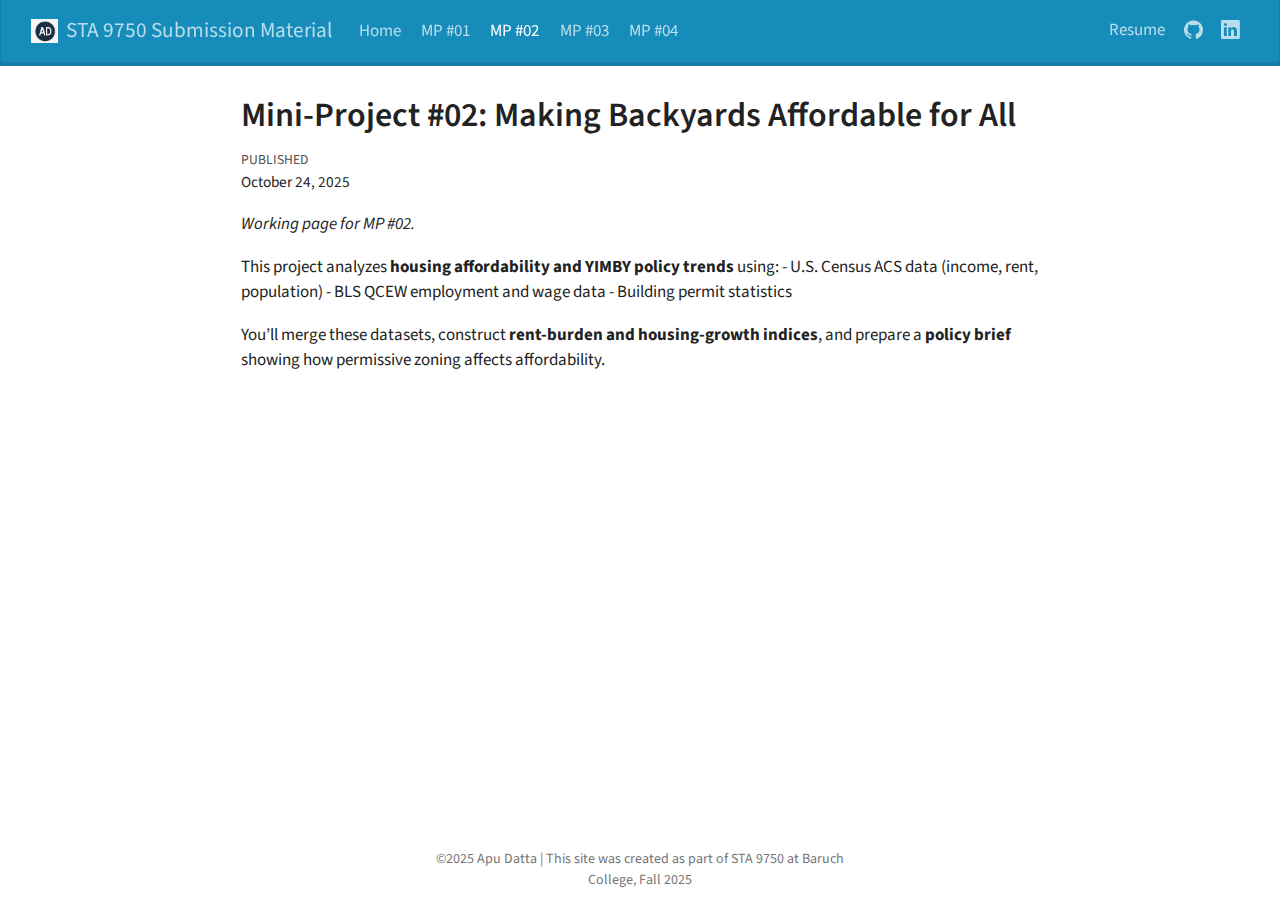
<file: docs/mp02.html>
<!DOCTYPE html>
<html xmlns="http://www.w3.org/1999/xhtml" lang="en" xml:lang="en"><head>

<meta charset="utf-8">
<meta name="generator" content="quarto-1.7.33">

<meta name="viewport" content="width=device-width, initial-scale=1.0, user-scalable=yes">

<meta name="dcterms.date" content="2025-10-24">

<title>Mini-Project #02: Making Backyards Affordable for All – STA 9750 Submission Material</title>
<style>
code{white-space: pre-wrap;}
span.smallcaps{font-variant: small-caps;}
div.columns{display: flex; gap: min(4vw, 1.5em);}
div.column{flex: auto; overflow-x: auto;}
div.hanging-indent{margin-left: 1.5em; text-indent: -1.5em;}
ul.task-list{list-style: none;}
ul.task-list li input[type="checkbox"] {
  width: 0.8em;
  margin: 0 0.8em 0.2em -1em; /* quarto-specific, see https://github.com/quarto-dev/quarto-cli/issues/4556 */ 
  vertical-align: middle;
}
</style>


<script src="site_libs/quarto-nav/quarto-nav.js"></script>
<script src="site_libs/quarto-nav/headroom.min.js"></script>
<script src="site_libs/clipboard/clipboard.min.js"></script>
<script src="site_libs/quarto-search/autocomplete.umd.js"></script>
<script src="site_libs/quarto-search/fuse.min.js"></script>
<script src="site_libs/quarto-search/quarto-search.js"></script>
<meta name="quarto:offset" content="./">
<script src="site_libs/quarto-html/quarto.js" type="module"></script>
<script src="site_libs/quarto-html/tabsets/tabsets.js" type="module"></script>
<script src="site_libs/quarto-html/popper.min.js"></script>
<script src="site_libs/quarto-html/tippy.umd.min.js"></script>
<script src="site_libs/quarto-html/anchor.min.js"></script>
<link href="site_libs/quarto-html/tippy.css" rel="stylesheet">
<link href="site_libs/quarto-html/quarto-syntax-highlighting-ea385d0e468b0dd5ea5bf0780b1290d9.css" rel="stylesheet" id="quarto-text-highlighting-styles">
<script src="site_libs/bootstrap/bootstrap.min.js"></script>
<link href="site_libs/bootstrap/bootstrap-icons.css" rel="stylesheet">
<link href="site_libs/bootstrap/bootstrap-58e8f40ba454886861140ce7e394313c.min.css" rel="stylesheet" append-hash="true" id="quarto-bootstrap" data-mode="light">
<script id="quarto-search-options" type="application/json">{
  "location": "navbar",
  "copy-button": false,
  "collapse-after": 3,
  "panel-placement": "end",
  "type": "overlay",
  "limit": 50,
  "keyboard-shortcut": [
    "f",
    "/",
    "s"
  ],
  "show-item-context": false,
  "language": {
    "search-no-results-text": "No results",
    "search-matching-documents-text": "matching documents",
    "search-copy-link-title": "Copy link to search",
    "search-hide-matches-text": "Hide additional matches",
    "search-more-match-text": "more match in this document",
    "search-more-matches-text": "more matches in this document",
    "search-clear-button-title": "Clear",
    "search-text-placeholder": "",
    "search-detached-cancel-button-title": "Cancel",
    "search-submit-button-title": "Submit",
    "search-label": "Search"
  }
}</script>
<style>html{ scroll-behavior: smooth; }</style>


<link rel="stylesheet" href="styles.css">
</head>

<body class="nav-fixed fullcontent quarto-light">

<div id="quarto-search-results"></div>
  <header id="quarto-header" class="headroom fixed-top">
    <nav class="navbar navbar-expand-lg " data-bs-theme="dark">
      <div class="navbar-container container-fluid">
      <div class="navbar-brand-container mx-auto">
    <a href="./index.html" class="navbar-brand navbar-brand-logo">
    <img src="./AD.png" alt="" class="navbar-logo">
    </a>
    <a class="navbar-brand" href="./index.html">
    <span class="navbar-title">STA 9750 Submission Material</span>
    </a>
  </div>
          <button class="navbar-toggler" type="button" data-bs-toggle="collapse" data-bs-target="#navbarCollapse" aria-controls="navbarCollapse" role="menu" aria-expanded="false" aria-label="Toggle navigation" onclick="if (window.quartoToggleHeadroom) { window.quartoToggleHeadroom(); }">
  <span class="navbar-toggler-icon"></span>
</button>
          <div class="collapse navbar-collapse" id="navbarCollapse">
            <ul class="navbar-nav navbar-nav-scroll me-auto">
  <li class="nav-item">
    <a class="nav-link" href="./about.html"> 
<span class="menu-text">Home</span></a>
  </li>  
  <li class="nav-item">
    <a class="nav-link" href="./mp01.html"> 
<span class="menu-text">MP #01</span></a>
  </li>  
  <li class="nav-item">
    <a class="nav-link active" href="./mp02.html" aria-current="page"> 
<span class="menu-text">MP #02</span></a>
  </li>  
  <li class="nav-item">
    <a class="nav-link" href="./mp03.html"> 
<span class="menu-text">MP #03</span></a>
  </li>  
  <li class="nav-item">
    <a class="nav-link" href="./mp04.html"> 
<span class="menu-text">MP #04</span></a>
  </li>  
</ul>
            <ul class="navbar-nav navbar-nav-scroll ms-auto">
  <li class="nav-item">
    <a class="nav-link" href="./Resume.pdf"> 
<span class="menu-text">Resume</span></a>
  </li>  
  <li class="nav-item compact">
    <a class="nav-link" href="https://github.com/dattaBus-anls"> <i class="bi bi-github" role="img" aria-label="GitHub">
</i> 
<span class="menu-text"></span></a>
  </li>  
  <li class="nav-item compact">
    <a class="nav-link" href="https://www.linkedin.com/in/apu-datta-491b8b84"> <i class="bi bi-linkedin" role="img" aria-label="LinkedIn">
</i> 
<span class="menu-text"></span></a>
  </li>  
</ul>
          </div> <!-- /navcollapse -->
            <div class="quarto-navbar-tools">
</div>
      </div> <!-- /container-fluid -->
    </nav>
</header>
<!-- content -->
<div id="quarto-content" class="quarto-container page-columns page-rows-contents page-layout-article page-navbar">
<!-- sidebar -->
<!-- margin-sidebar -->
    
<!-- main -->
<main class="content" id="quarto-document-content">

<header id="title-block-header" class="quarto-title-block default">
<div class="quarto-title">
<h1 class="title">Mini-Project #02: Making Backyards Affordable for All</h1>
</div>



<div class="quarto-title-meta">

    
    <div>
    <div class="quarto-title-meta-heading">Published</div>
    <div class="quarto-title-meta-contents">
      <p class="date">October 24, 2025</p>
    </div>
  </div>
  
    
  </div>
  


</header>


<p><em>Working page for MP #02.</em></p>
<p>This project analyzes <strong>housing affordability and YIMBY policy trends</strong> using: - U.S. Census ACS data (income, rent, population) - BLS QCEW employment and wage data - Building permit statistics</p>
<p>You’ll merge these datasets, construct <strong>rent-burden and housing-growth indices</strong>, and prepare a <strong>policy brief</strong> showing how permissive zoning affects affordability.</p>



</main> <!-- /main -->
<script id="quarto-html-after-body" type="application/javascript">
  window.document.addEventListener("DOMContentLoaded", function (event) {
    const icon = "";
    const anchorJS = new window.AnchorJS();
    anchorJS.options = {
      placement: 'right',
      icon: icon
    };
    anchorJS.add('.anchored');
    const isCodeAnnotation = (el) => {
      for (const clz of el.classList) {
        if (clz.startsWith('code-annotation-')) {                     
          return true;
        }
      }
      return false;
    }
    const onCopySuccess = function(e) {
      // button target
      const button = e.trigger;
      // don't keep focus
      button.blur();
      // flash "checked"
      button.classList.add('code-copy-button-checked');
      var currentTitle = button.getAttribute("title");
      button.setAttribute("title", "Copied!");
      let tooltip;
      if (window.bootstrap) {
        button.setAttribute("data-bs-toggle", "tooltip");
        button.setAttribute("data-bs-placement", "left");
        button.setAttribute("data-bs-title", "Copied!");
        tooltip = new bootstrap.Tooltip(button, 
          { trigger: "manual", 
            customClass: "code-copy-button-tooltip",
            offset: [0, -8]});
        tooltip.show();    
      }
      setTimeout(function() {
        if (tooltip) {
          tooltip.hide();
          button.removeAttribute("data-bs-title");
          button.removeAttribute("data-bs-toggle");
          button.removeAttribute("data-bs-placement");
        }
        button.setAttribute("title", currentTitle);
        button.classList.remove('code-copy-button-checked');
      }, 1000);
      // clear code selection
      e.clearSelection();
    }
    const getTextToCopy = function(trigger) {
        const codeEl = trigger.previousElementSibling.cloneNode(true);
        for (const childEl of codeEl.children) {
          if (isCodeAnnotation(childEl)) {
            childEl.remove();
          }
        }
        return codeEl.innerText;
    }
    const clipboard = new window.ClipboardJS('.code-copy-button:not([data-in-quarto-modal])', {
      text: getTextToCopy
    });
    clipboard.on('success', onCopySuccess);
    if (window.document.getElementById('quarto-embedded-source-code-modal')) {
      const clipboardModal = new window.ClipboardJS('.code-copy-button[data-in-quarto-modal]', {
        text: getTextToCopy,
        container: window.document.getElementById('quarto-embedded-source-code-modal')
      });
      clipboardModal.on('success', onCopySuccess);
    }
      var localhostRegex = new RegExp(/^(?:http|https):\/\/localhost\:?[0-9]*\//);
      var mailtoRegex = new RegExp(/^mailto:/);
        var filterRegex = new RegExp("https:\/\/dattabus-anls\.github\.io\/STA9750-2025-FALL\/");
      var isInternal = (href) => {
          return filterRegex.test(href) || localhostRegex.test(href) || mailtoRegex.test(href);
      }
      // Inspect non-navigation links and adorn them if external
     var links = window.document.querySelectorAll('a[href]:not(.nav-link):not(.navbar-brand):not(.toc-action):not(.sidebar-link):not(.sidebar-item-toggle):not(.pagination-link):not(.no-external):not([aria-hidden]):not(.dropdown-item):not(.quarto-navigation-tool):not(.about-link)');
      for (var i=0; i<links.length; i++) {
        const link = links[i];
        if (!isInternal(link.href)) {
          // undo the damage that might have been done by quarto-nav.js in the case of
          // links that we want to consider external
          if (link.dataset.originalHref !== undefined) {
            link.href = link.dataset.originalHref;
          }
        }
      }
    function tippyHover(el, contentFn, onTriggerFn, onUntriggerFn) {
      const config = {
        allowHTML: true,
        maxWidth: 500,
        delay: 100,
        arrow: false,
        appendTo: function(el) {
            return el.parentElement;
        },
        interactive: true,
        interactiveBorder: 10,
        theme: 'quarto',
        placement: 'bottom-start',
      };
      if (contentFn) {
        config.content = contentFn;
      }
      if (onTriggerFn) {
        config.onTrigger = onTriggerFn;
      }
      if (onUntriggerFn) {
        config.onUntrigger = onUntriggerFn;
      }
      window.tippy(el, config); 
    }
    const noterefs = window.document.querySelectorAll('a[role="doc-noteref"]');
    for (var i=0; i<noterefs.length; i++) {
      const ref = noterefs[i];
      tippyHover(ref, function() {
        // use id or data attribute instead here
        let href = ref.getAttribute('data-footnote-href') || ref.getAttribute('href');
        try { href = new URL(href).hash; } catch {}
        const id = href.replace(/^#\/?/, "");
        const note = window.document.getElementById(id);
        if (note) {
          return note.innerHTML;
        } else {
          return "";
        }
      });
    }
    const xrefs = window.document.querySelectorAll('a.quarto-xref');
    const processXRef = (id, note) => {
      // Strip column container classes
      const stripColumnClz = (el) => {
        el.classList.remove("page-full", "page-columns");
        if (el.children) {
          for (const child of el.children) {
            stripColumnClz(child);
          }
        }
      }
      stripColumnClz(note)
      if (id === null || id.startsWith('sec-')) {
        // Special case sections, only their first couple elements
        const container = document.createElement("div");
        if (note.children && note.children.length > 2) {
          container.appendChild(note.children[0].cloneNode(true));
          for (let i = 1; i < note.children.length; i++) {
            const child = note.children[i];
            if (child.tagName === "P" && child.innerText === "") {
              continue;
            } else {
              container.appendChild(child.cloneNode(true));
              break;
            }
          }
          if (window.Quarto?.typesetMath) {
            window.Quarto.typesetMath(container);
          }
          return container.innerHTML
        } else {
          if (window.Quarto?.typesetMath) {
            window.Quarto.typesetMath(note);
          }
          return note.innerHTML;
        }
      } else {
        // Remove any anchor links if they are present
        const anchorLink = note.querySelector('a.anchorjs-link');
        if (anchorLink) {
          anchorLink.remove();
        }
        if (window.Quarto?.typesetMath) {
          window.Quarto.typesetMath(note);
        }
        if (note.classList.contains("callout")) {
          return note.outerHTML;
        } else {
          return note.innerHTML;
        }
      }
    }
    for (var i=0; i<xrefs.length; i++) {
      const xref = xrefs[i];
      tippyHover(xref, undefined, function(instance) {
        instance.disable();
        let url = xref.getAttribute('href');
        let hash = undefined; 
        if (url.startsWith('#')) {
          hash = url;
        } else {
          try { hash = new URL(url).hash; } catch {}
        }
        if (hash) {
          const id = hash.replace(/^#\/?/, "");
          const note = window.document.getElementById(id);
          if (note !== null) {
            try {
              const html = processXRef(id, note.cloneNode(true));
              instance.setContent(html);
            } finally {
              instance.enable();
              instance.show();
            }
          } else {
            // See if we can fetch this
            fetch(url.split('#')[0])
            .then(res => res.text())
            .then(html => {
              const parser = new DOMParser();
              const htmlDoc = parser.parseFromString(html, "text/html");
              const note = htmlDoc.getElementById(id);
              if (note !== null) {
                const html = processXRef(id, note);
                instance.setContent(html);
              } 
            }).finally(() => {
              instance.enable();
              instance.show();
            });
          }
        } else {
          // See if we can fetch a full url (with no hash to target)
          // This is a special case and we should probably do some content thinning / targeting
          fetch(url)
          .then(res => res.text())
          .then(html => {
            const parser = new DOMParser();
            const htmlDoc = parser.parseFromString(html, "text/html");
            const note = htmlDoc.querySelector('main.content');
            if (note !== null) {
              // This should only happen for chapter cross references
              // (since there is no id in the URL)
              // remove the first header
              if (note.children.length > 0 && note.children[0].tagName === "HEADER") {
                note.children[0].remove();
              }
              const html = processXRef(null, note);
              instance.setContent(html);
            } 
          }).finally(() => {
            instance.enable();
            instance.show();
          });
        }
      }, function(instance) {
      });
    }
        let selectedAnnoteEl;
        const selectorForAnnotation = ( cell, annotation) => {
          let cellAttr = 'data-code-cell="' + cell + '"';
          let lineAttr = 'data-code-annotation="' +  annotation + '"';
          const selector = 'span[' + cellAttr + '][' + lineAttr + ']';
          return selector;
        }
        const selectCodeLines = (annoteEl) => {
          const doc = window.document;
          const targetCell = annoteEl.getAttribute("data-target-cell");
          const targetAnnotation = annoteEl.getAttribute("data-target-annotation");
          const annoteSpan = window.document.querySelector(selectorForAnnotation(targetCell, targetAnnotation));
          const lines = annoteSpan.getAttribute("data-code-lines").split(",");
          const lineIds = lines.map((line) => {
            return targetCell + "-" + line;
          })
          let top = null;
          let height = null;
          let parent = null;
          if (lineIds.length > 0) {
              //compute the position of the single el (top and bottom and make a div)
              const el = window.document.getElementById(lineIds[0]);
              top = el.offsetTop;
              height = el.offsetHeight;
              parent = el.parentElement.parentElement;
            if (lineIds.length > 1) {
              const lastEl = window.document.getElementById(lineIds[lineIds.length - 1]);
              const bottom = lastEl.offsetTop + lastEl.offsetHeight;
              height = bottom - top;
            }
            if (top !== null && height !== null && parent !== null) {
              // cook up a div (if necessary) and position it 
              let div = window.document.getElementById("code-annotation-line-highlight");
              if (div === null) {
                div = window.document.createElement("div");
                div.setAttribute("id", "code-annotation-line-highlight");
                div.style.position = 'absolute';
                parent.appendChild(div);
              }
              div.style.top = top - 2 + "px";
              div.style.height = height + 4 + "px";
              div.style.left = 0;
              let gutterDiv = window.document.getElementById("code-annotation-line-highlight-gutter");
              if (gutterDiv === null) {
                gutterDiv = window.document.createElement("div");
                gutterDiv.setAttribute("id", "code-annotation-line-highlight-gutter");
                gutterDiv.style.position = 'absolute';
                const codeCell = window.document.getElementById(targetCell);
                const gutter = codeCell.querySelector('.code-annotation-gutter');
                gutter.appendChild(gutterDiv);
              }
              gutterDiv.style.top = top - 2 + "px";
              gutterDiv.style.height = height + 4 + "px";
            }
            selectedAnnoteEl = annoteEl;
          }
        };
        const unselectCodeLines = () => {
          const elementsIds = ["code-annotation-line-highlight", "code-annotation-line-highlight-gutter"];
          elementsIds.forEach((elId) => {
            const div = window.document.getElementById(elId);
            if (div) {
              div.remove();
            }
          });
          selectedAnnoteEl = undefined;
        };
          // Handle positioning of the toggle
      window.addEventListener(
        "resize",
        throttle(() => {
          elRect = undefined;
          if (selectedAnnoteEl) {
            selectCodeLines(selectedAnnoteEl);
          }
        }, 10)
      );
      function throttle(fn, ms) {
      let throttle = false;
      let timer;
        return (...args) => {
          if(!throttle) { // first call gets through
              fn.apply(this, args);
              throttle = true;
          } else { // all the others get throttled
              if(timer) clearTimeout(timer); // cancel #2
              timer = setTimeout(() => {
                fn.apply(this, args);
                timer = throttle = false;
              }, ms);
          }
        };
      }
        // Attach click handler to the DT
        const annoteDls = window.document.querySelectorAll('dt[data-target-cell]');
        for (const annoteDlNode of annoteDls) {
          annoteDlNode.addEventListener('click', (event) => {
            const clickedEl = event.target;
            if (clickedEl !== selectedAnnoteEl) {
              unselectCodeLines();
              const activeEl = window.document.querySelector('dt[data-target-cell].code-annotation-active');
              if (activeEl) {
                activeEl.classList.remove('code-annotation-active');
              }
              selectCodeLines(clickedEl);
              clickedEl.classList.add('code-annotation-active');
            } else {
              // Unselect the line
              unselectCodeLines();
              clickedEl.classList.remove('code-annotation-active');
            }
          });
        }
    const findCites = (el) => {
      const parentEl = el.parentElement;
      if (parentEl) {
        const cites = parentEl.dataset.cites;
        if (cites) {
          return {
            el,
            cites: cites.split(' ')
          };
        } else {
          return findCites(el.parentElement)
        }
      } else {
        return undefined;
      }
    };
    var bibliorefs = window.document.querySelectorAll('a[role="doc-biblioref"]');
    for (var i=0; i<bibliorefs.length; i++) {
      const ref = bibliorefs[i];
      const citeInfo = findCites(ref);
      if (citeInfo) {
        tippyHover(citeInfo.el, function() {
          var popup = window.document.createElement('div');
          citeInfo.cites.forEach(function(cite) {
            var citeDiv = window.document.createElement('div');
            citeDiv.classList.add('hanging-indent');
            citeDiv.classList.add('csl-entry');
            var biblioDiv = window.document.getElementById('ref-' + cite);
            if (biblioDiv) {
              citeDiv.innerHTML = biblioDiv.innerHTML;
            }
            popup.appendChild(citeDiv);
          });
          return popup.innerHTML;
        });
      }
    }
  });
  </script>
</div> <!-- /content -->
<footer class="footer">
  <div class="nav-footer">
    <div class="nav-footer-left">
      &nbsp;
    </div>   
    <div class="nav-footer-center">
<p>©2025 Apu Datta | This site was created as part of STA 9750 at Baruch College, Fall 2025</p>
</div>
    <div class="nav-footer-right">
      &nbsp;
    </div>
  </div>
</footer>




<script src="site_libs/quarto-html/zenscroll-min.js"></script>
</body></html>
</file>
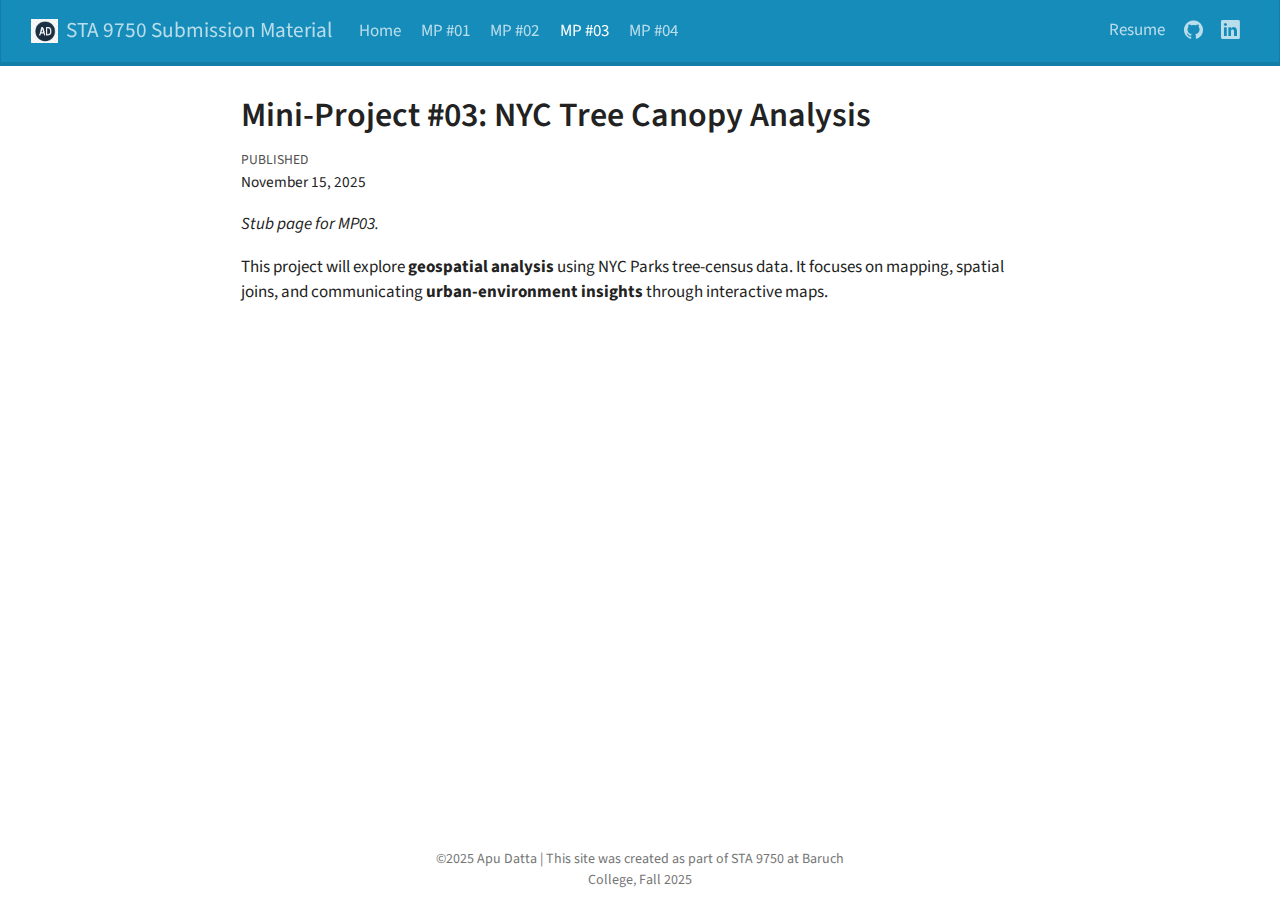
<file: docs/mp03.html>
<!DOCTYPE html>
<html xmlns="http://www.w3.org/1999/xhtml" lang="en" xml:lang="en"><head>

<meta charset="utf-8">
<meta name="generator" content="quarto-1.7.33">

<meta name="viewport" content="width=device-width, initial-scale=1.0, user-scalable=yes">

<meta name="dcterms.date" content="2025-11-15">

<title>Mini-Project #03: NYC Tree Canopy Analysis – STA 9750 Submission Material</title>
<style>
code{white-space: pre-wrap;}
span.smallcaps{font-variant: small-caps;}
div.columns{display: flex; gap: min(4vw, 1.5em);}
div.column{flex: auto; overflow-x: auto;}
div.hanging-indent{margin-left: 1.5em; text-indent: -1.5em;}
ul.task-list{list-style: none;}
ul.task-list li input[type="checkbox"] {
  width: 0.8em;
  margin: 0 0.8em 0.2em -1em; /* quarto-specific, see https://github.com/quarto-dev/quarto-cli/issues/4556 */ 
  vertical-align: middle;
}
</style>


<script src="site_libs/quarto-nav/quarto-nav.js"></script>
<script src="site_libs/quarto-nav/headroom.min.js"></script>
<script src="site_libs/clipboard/clipboard.min.js"></script>
<script src="site_libs/quarto-search/autocomplete.umd.js"></script>
<script src="site_libs/quarto-search/fuse.min.js"></script>
<script src="site_libs/quarto-search/quarto-search.js"></script>
<meta name="quarto:offset" content="./">
<script src="site_libs/quarto-html/quarto.js" type="module"></script>
<script src="site_libs/quarto-html/tabsets/tabsets.js" type="module"></script>
<script src="site_libs/quarto-html/popper.min.js"></script>
<script src="site_libs/quarto-html/tippy.umd.min.js"></script>
<script src="site_libs/quarto-html/anchor.min.js"></script>
<link href="site_libs/quarto-html/tippy.css" rel="stylesheet">
<link href="site_libs/quarto-html/quarto-syntax-highlighting-ea385d0e468b0dd5ea5bf0780b1290d9.css" rel="stylesheet" id="quarto-text-highlighting-styles">
<script src="site_libs/bootstrap/bootstrap.min.js"></script>
<link href="site_libs/bootstrap/bootstrap-icons.css" rel="stylesheet">
<link href="site_libs/bootstrap/bootstrap-58e8f40ba454886861140ce7e394313c.min.css" rel="stylesheet" append-hash="true" id="quarto-bootstrap" data-mode="light">
<script id="quarto-search-options" type="application/json">{
  "location": "navbar",
  "copy-button": false,
  "collapse-after": 3,
  "panel-placement": "end",
  "type": "overlay",
  "limit": 50,
  "keyboard-shortcut": [
    "f",
    "/",
    "s"
  ],
  "show-item-context": false,
  "language": {
    "search-no-results-text": "No results",
    "search-matching-documents-text": "matching documents",
    "search-copy-link-title": "Copy link to search",
    "search-hide-matches-text": "Hide additional matches",
    "search-more-match-text": "more match in this document",
    "search-more-matches-text": "more matches in this document",
    "search-clear-button-title": "Clear",
    "search-text-placeholder": "",
    "search-detached-cancel-button-title": "Cancel",
    "search-submit-button-title": "Submit",
    "search-label": "Search"
  }
}</script>
<style>html{ scroll-behavior: smooth; }</style>


<link rel="stylesheet" href="styles.css">
</head>

<body class="nav-fixed fullcontent quarto-light">

<div id="quarto-search-results"></div>
  <header id="quarto-header" class="headroom fixed-top">
    <nav class="navbar navbar-expand-lg " data-bs-theme="dark">
      <div class="navbar-container container-fluid">
      <div class="navbar-brand-container mx-auto">
    <a href="./index.html" class="navbar-brand navbar-brand-logo">
    <img src="./AD.png" alt="" class="navbar-logo">
    </a>
    <a class="navbar-brand" href="./index.html">
    <span class="navbar-title">STA 9750 Submission Material</span>
    </a>
  </div>
          <button class="navbar-toggler" type="button" data-bs-toggle="collapse" data-bs-target="#navbarCollapse" aria-controls="navbarCollapse" role="menu" aria-expanded="false" aria-label="Toggle navigation" onclick="if (window.quartoToggleHeadroom) { window.quartoToggleHeadroom(); }">
  <span class="navbar-toggler-icon"></span>
</button>
          <div class="collapse navbar-collapse" id="navbarCollapse">
            <ul class="navbar-nav navbar-nav-scroll me-auto">
  <li class="nav-item">
    <a class="nav-link" href="./about.html"> 
<span class="menu-text">Home</span></a>
  </li>  
  <li class="nav-item">
    <a class="nav-link" href="./mp01.html"> 
<span class="menu-text">MP #01</span></a>
  </li>  
  <li class="nav-item">
    <a class="nav-link" href="./mp02.html"> 
<span class="menu-text">MP #02</span></a>
  </li>  
  <li class="nav-item">
    <a class="nav-link active" href="./mp03.html" aria-current="page"> 
<span class="menu-text">MP #03</span></a>
  </li>  
  <li class="nav-item">
    <a class="nav-link" href="./mp04.html"> 
<span class="menu-text">MP #04</span></a>
  </li>  
</ul>
            <ul class="navbar-nav navbar-nav-scroll ms-auto">
  <li class="nav-item">
    <a class="nav-link" href="./Resume.pdf"> 
<span class="menu-text">Resume</span></a>
  </li>  
  <li class="nav-item compact">
    <a class="nav-link" href="https://github.com/dattaBus-anls"> <i class="bi bi-github" role="img" aria-label="GitHub">
</i> 
<span class="menu-text"></span></a>
  </li>  
  <li class="nav-item compact">
    <a class="nav-link" href="https://www.linkedin.com/in/apu-datta-491b8b84"> <i class="bi bi-linkedin" role="img" aria-label="LinkedIn">
</i> 
<span class="menu-text"></span></a>
  </li>  
</ul>
          </div> <!-- /navcollapse -->
            <div class="quarto-navbar-tools">
</div>
      </div> <!-- /container-fluid -->
    </nav>
</header>
<!-- content -->
<div id="quarto-content" class="quarto-container page-columns page-rows-contents page-layout-article page-navbar">
<!-- sidebar -->
<!-- margin-sidebar -->
    
<!-- main -->
<main class="content" id="quarto-document-content">

<header id="title-block-header" class="quarto-title-block default">
<div class="quarto-title">
<h1 class="title">Mini-Project #03: NYC Tree Canopy Analysis</h1>
</div>



<div class="quarto-title-meta">

    
    <div>
    <div class="quarto-title-meta-heading">Published</div>
    <div class="quarto-title-meta-contents">
      <p class="date">November 15, 2025</p>
    </div>
  </div>
  
    
  </div>
  


</header>


<p><em>Stub page for MP03.</em></p>
<p>This project will explore <strong>geospatial analysis</strong> using NYC Parks tree-census data. It focuses on mapping, spatial joins, and communicating <strong>urban-environment insights</strong> through interactive maps.</p>



</main> <!-- /main -->
<script id="quarto-html-after-body" type="application/javascript">
  window.document.addEventListener("DOMContentLoaded", function (event) {
    const icon = "";
    const anchorJS = new window.AnchorJS();
    anchorJS.options = {
      placement: 'right',
      icon: icon
    };
    anchorJS.add('.anchored');
    const isCodeAnnotation = (el) => {
      for (const clz of el.classList) {
        if (clz.startsWith('code-annotation-')) {                     
          return true;
        }
      }
      return false;
    }
    const onCopySuccess = function(e) {
      // button target
      const button = e.trigger;
      // don't keep focus
      button.blur();
      // flash "checked"
      button.classList.add('code-copy-button-checked');
      var currentTitle = button.getAttribute("title");
      button.setAttribute("title", "Copied!");
      let tooltip;
      if (window.bootstrap) {
        button.setAttribute("data-bs-toggle", "tooltip");
        button.setAttribute("data-bs-placement", "left");
        button.setAttribute("data-bs-title", "Copied!");
        tooltip = new bootstrap.Tooltip(button, 
          { trigger: "manual", 
            customClass: "code-copy-button-tooltip",
            offset: [0, -8]});
        tooltip.show();    
      }
      setTimeout(function() {
        if (tooltip) {
          tooltip.hide();
          button.removeAttribute("data-bs-title");
          button.removeAttribute("data-bs-toggle");
          button.removeAttribute("data-bs-placement");
        }
        button.setAttribute("title", currentTitle);
        button.classList.remove('code-copy-button-checked');
      }, 1000);
      // clear code selection
      e.clearSelection();
    }
    const getTextToCopy = function(trigger) {
        const codeEl = trigger.previousElementSibling.cloneNode(true);
        for (const childEl of codeEl.children) {
          if (isCodeAnnotation(childEl)) {
            childEl.remove();
          }
        }
        return codeEl.innerText;
    }
    const clipboard = new window.ClipboardJS('.code-copy-button:not([data-in-quarto-modal])', {
      text: getTextToCopy
    });
    clipboard.on('success', onCopySuccess);
    if (window.document.getElementById('quarto-embedded-source-code-modal')) {
      const clipboardModal = new window.ClipboardJS('.code-copy-button[data-in-quarto-modal]', {
        text: getTextToCopy,
        container: window.document.getElementById('quarto-embedded-source-code-modal')
      });
      clipboardModal.on('success', onCopySuccess);
    }
      var localhostRegex = new RegExp(/^(?:http|https):\/\/localhost\:?[0-9]*\//);
      var mailtoRegex = new RegExp(/^mailto:/);
        var filterRegex = new RegExp("https:\/\/dattabus-anls\.github\.io\/STA9750-2025-FALL\/");
      var isInternal = (href) => {
          return filterRegex.test(href) || localhostRegex.test(href) || mailtoRegex.test(href);
      }
      // Inspect non-navigation links and adorn them if external
     var links = window.document.querySelectorAll('a[href]:not(.nav-link):not(.navbar-brand):not(.toc-action):not(.sidebar-link):not(.sidebar-item-toggle):not(.pagination-link):not(.no-external):not([aria-hidden]):not(.dropdown-item):not(.quarto-navigation-tool):not(.about-link)');
      for (var i=0; i<links.length; i++) {
        const link = links[i];
        if (!isInternal(link.href)) {
          // undo the damage that might have been done by quarto-nav.js in the case of
          // links that we want to consider external
          if (link.dataset.originalHref !== undefined) {
            link.href = link.dataset.originalHref;
          }
        }
      }
    function tippyHover(el, contentFn, onTriggerFn, onUntriggerFn) {
      const config = {
        allowHTML: true,
        maxWidth: 500,
        delay: 100,
        arrow: false,
        appendTo: function(el) {
            return el.parentElement;
        },
        interactive: true,
        interactiveBorder: 10,
        theme: 'quarto',
        placement: 'bottom-start',
      };
      if (contentFn) {
        config.content = contentFn;
      }
      if (onTriggerFn) {
        config.onTrigger = onTriggerFn;
      }
      if (onUntriggerFn) {
        config.onUntrigger = onUntriggerFn;
      }
      window.tippy(el, config); 
    }
    const noterefs = window.document.querySelectorAll('a[role="doc-noteref"]');
    for (var i=0; i<noterefs.length; i++) {
      const ref = noterefs[i];
      tippyHover(ref, function() {
        // use id or data attribute instead here
        let href = ref.getAttribute('data-footnote-href') || ref.getAttribute('href');
        try { href = new URL(href).hash; } catch {}
        const id = href.replace(/^#\/?/, "");
        const note = window.document.getElementById(id);
        if (note) {
          return note.innerHTML;
        } else {
          return "";
        }
      });
    }
    const xrefs = window.document.querySelectorAll('a.quarto-xref');
    const processXRef = (id, note) => {
      // Strip column container classes
      const stripColumnClz = (el) => {
        el.classList.remove("page-full", "page-columns");
        if (el.children) {
          for (const child of el.children) {
            stripColumnClz(child);
          }
        }
      }
      stripColumnClz(note)
      if (id === null || id.startsWith('sec-')) {
        // Special case sections, only their first couple elements
        const container = document.createElement("div");
        if (note.children && note.children.length > 2) {
          container.appendChild(note.children[0].cloneNode(true));
          for (let i = 1; i < note.children.length; i++) {
            const child = note.children[i];
            if (child.tagName === "P" && child.innerText === "") {
              continue;
            } else {
              container.appendChild(child.cloneNode(true));
              break;
            }
          }
          if (window.Quarto?.typesetMath) {
            window.Quarto.typesetMath(container);
          }
          return container.innerHTML
        } else {
          if (window.Quarto?.typesetMath) {
            window.Quarto.typesetMath(note);
          }
          return note.innerHTML;
        }
      } else {
        // Remove any anchor links if they are present
        const anchorLink = note.querySelector('a.anchorjs-link');
        if (anchorLink) {
          anchorLink.remove();
        }
        if (window.Quarto?.typesetMath) {
          window.Quarto.typesetMath(note);
        }
        if (note.classList.contains("callout")) {
          return note.outerHTML;
        } else {
          return note.innerHTML;
        }
      }
    }
    for (var i=0; i<xrefs.length; i++) {
      const xref = xrefs[i];
      tippyHover(xref, undefined, function(instance) {
        instance.disable();
        let url = xref.getAttribute('href');
        let hash = undefined; 
        if (url.startsWith('#')) {
          hash = url;
        } else {
          try { hash = new URL(url).hash; } catch {}
        }
        if (hash) {
          const id = hash.replace(/^#\/?/, "");
          const note = window.document.getElementById(id);
          if (note !== null) {
            try {
              const html = processXRef(id, note.cloneNode(true));
              instance.setContent(html);
            } finally {
              instance.enable();
              instance.show();
            }
          } else {
            // See if we can fetch this
            fetch(url.split('#')[0])
            .then(res => res.text())
            .then(html => {
              const parser = new DOMParser();
              const htmlDoc = parser.parseFromString(html, "text/html");
              const note = htmlDoc.getElementById(id);
              if (note !== null) {
                const html = processXRef(id, note);
                instance.setContent(html);
              } 
            }).finally(() => {
              instance.enable();
              instance.show();
            });
          }
        } else {
          // See if we can fetch a full url (with no hash to target)
          // This is a special case and we should probably do some content thinning / targeting
          fetch(url)
          .then(res => res.text())
          .then(html => {
            const parser = new DOMParser();
            const htmlDoc = parser.parseFromString(html, "text/html");
            const note = htmlDoc.querySelector('main.content');
            if (note !== null) {
              // This should only happen for chapter cross references
              // (since there is no id in the URL)
              // remove the first header
              if (note.children.length > 0 && note.children[0].tagName === "HEADER") {
                note.children[0].remove();
              }
              const html = processXRef(null, note);
              instance.setContent(html);
            } 
          }).finally(() => {
            instance.enable();
            instance.show();
          });
        }
      }, function(instance) {
      });
    }
        let selectedAnnoteEl;
        const selectorForAnnotation = ( cell, annotation) => {
          let cellAttr = 'data-code-cell="' + cell + '"';
          let lineAttr = 'data-code-annotation="' +  annotation + '"';
          const selector = 'span[' + cellAttr + '][' + lineAttr + ']';
          return selector;
        }
        const selectCodeLines = (annoteEl) => {
          const doc = window.document;
          const targetCell = annoteEl.getAttribute("data-target-cell");
          const targetAnnotation = annoteEl.getAttribute("data-target-annotation");
          const annoteSpan = window.document.querySelector(selectorForAnnotation(targetCell, targetAnnotation));
          const lines = annoteSpan.getAttribute("data-code-lines").split(",");
          const lineIds = lines.map((line) => {
            return targetCell + "-" + line;
          })
          let top = null;
          let height = null;
          let parent = null;
          if (lineIds.length > 0) {
              //compute the position of the single el (top and bottom and make a div)
              const el = window.document.getElementById(lineIds[0]);
              top = el.offsetTop;
              height = el.offsetHeight;
              parent = el.parentElement.parentElement;
            if (lineIds.length > 1) {
              const lastEl = window.document.getElementById(lineIds[lineIds.length - 1]);
              const bottom = lastEl.offsetTop + lastEl.offsetHeight;
              height = bottom - top;
            }
            if (top !== null && height !== null && parent !== null) {
              // cook up a div (if necessary) and position it 
              let div = window.document.getElementById("code-annotation-line-highlight");
              if (div === null) {
                div = window.document.createElement("div");
                div.setAttribute("id", "code-annotation-line-highlight");
                div.style.position = 'absolute';
                parent.appendChild(div);
              }
              div.style.top = top - 2 + "px";
              div.style.height = height + 4 + "px";
              div.style.left = 0;
              let gutterDiv = window.document.getElementById("code-annotation-line-highlight-gutter");
              if (gutterDiv === null) {
                gutterDiv = window.document.createElement("div");
                gutterDiv.setAttribute("id", "code-annotation-line-highlight-gutter");
                gutterDiv.style.position = 'absolute';
                const codeCell = window.document.getElementById(targetCell);
                const gutter = codeCell.querySelector('.code-annotation-gutter');
                gutter.appendChild(gutterDiv);
              }
              gutterDiv.style.top = top - 2 + "px";
              gutterDiv.style.height = height + 4 + "px";
            }
            selectedAnnoteEl = annoteEl;
          }
        };
        const unselectCodeLines = () => {
          const elementsIds = ["code-annotation-line-highlight", "code-annotation-line-highlight-gutter"];
          elementsIds.forEach((elId) => {
            const div = window.document.getElementById(elId);
            if (div) {
              div.remove();
            }
          });
          selectedAnnoteEl = undefined;
        };
          // Handle positioning of the toggle
      window.addEventListener(
        "resize",
        throttle(() => {
          elRect = undefined;
          if (selectedAnnoteEl) {
            selectCodeLines(selectedAnnoteEl);
          }
        }, 10)
      );
      function throttle(fn, ms) {
      let throttle = false;
      let timer;
        return (...args) => {
          if(!throttle) { // first call gets through
              fn.apply(this, args);
              throttle = true;
          } else { // all the others get throttled
              if(timer) clearTimeout(timer); // cancel #2
              timer = setTimeout(() => {
                fn.apply(this, args);
                timer = throttle = false;
              }, ms);
          }
        };
      }
        // Attach click handler to the DT
        const annoteDls = window.document.querySelectorAll('dt[data-target-cell]');
        for (const annoteDlNode of annoteDls) {
          annoteDlNode.addEventListener('click', (event) => {
            const clickedEl = event.target;
            if (clickedEl !== selectedAnnoteEl) {
              unselectCodeLines();
              const activeEl = window.document.querySelector('dt[data-target-cell].code-annotation-active');
              if (activeEl) {
                activeEl.classList.remove('code-annotation-active');
              }
              selectCodeLines(clickedEl);
              clickedEl.classList.add('code-annotation-active');
            } else {
              // Unselect the line
              unselectCodeLines();
              clickedEl.classList.remove('code-annotation-active');
            }
          });
        }
    const findCites = (el) => {
      const parentEl = el.parentElement;
      if (parentEl) {
        const cites = parentEl.dataset.cites;
        if (cites) {
          return {
            el,
            cites: cites.split(' ')
          };
        } else {
          return findCites(el.parentElement)
        }
      } else {
        return undefined;
      }
    };
    var bibliorefs = window.document.querySelectorAll('a[role="doc-biblioref"]');
    for (var i=0; i<bibliorefs.length; i++) {
      const ref = bibliorefs[i];
      const citeInfo = findCites(ref);
      if (citeInfo) {
        tippyHover(citeInfo.el, function() {
          var popup = window.document.createElement('div');
          citeInfo.cites.forEach(function(cite) {
            var citeDiv = window.document.createElement('div');
            citeDiv.classList.add('hanging-indent');
            citeDiv.classList.add('csl-entry');
            var biblioDiv = window.document.getElementById('ref-' + cite);
            if (biblioDiv) {
              citeDiv.innerHTML = biblioDiv.innerHTML;
            }
            popup.appendChild(citeDiv);
          });
          return popup.innerHTML;
        });
      }
    }
  });
  </script>
</div> <!-- /content -->
<footer class="footer">
  <div class="nav-footer">
    <div class="nav-footer-left">
      &nbsp;
    </div>   
    <div class="nav-footer-center">
<p>©2025 Apu Datta | This site was created as part of STA 9750 at Baruch College, Fall 2025</p>
</div>
    <div class="nav-footer-right">
      &nbsp;
    </div>
  </div>
</footer>




<script src="site_libs/quarto-html/zenscroll-min.js"></script>
</body></html>
</file>
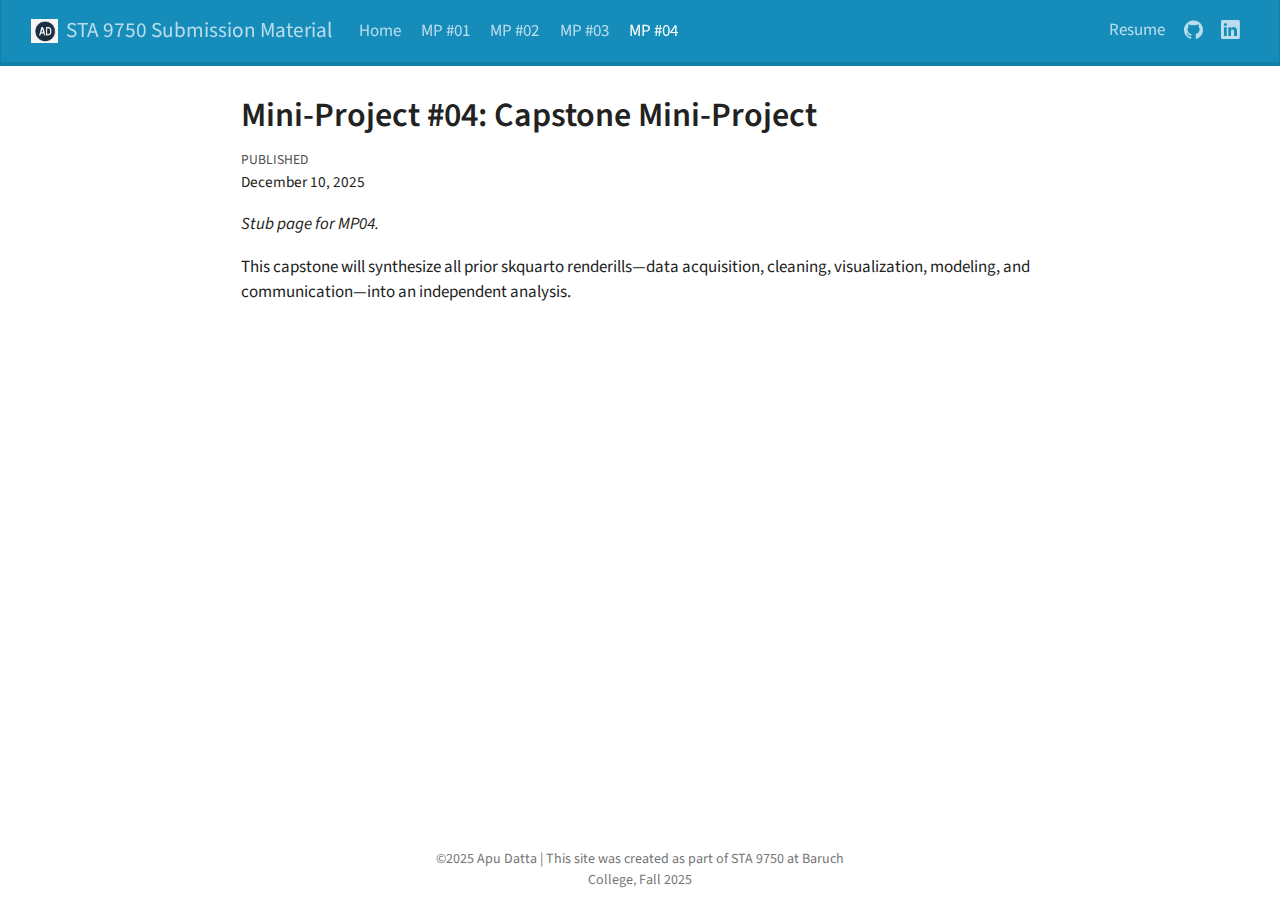
<file: docs/mp04.html>
<!DOCTYPE html>
<html xmlns="http://www.w3.org/1999/xhtml" lang="en" xml:lang="en"><head>

<meta charset="utf-8">
<meta name="generator" content="quarto-1.7.33">

<meta name="viewport" content="width=device-width, initial-scale=1.0, user-scalable=yes">

<meta name="dcterms.date" content="2025-12-10">

<title>Mini-Project #04: Capstone Mini-Project – STA 9750 Submission Material</title>
<style>
code{white-space: pre-wrap;}
span.smallcaps{font-variant: small-caps;}
div.columns{display: flex; gap: min(4vw, 1.5em);}
div.column{flex: auto; overflow-x: auto;}
div.hanging-indent{margin-left: 1.5em; text-indent: -1.5em;}
ul.task-list{list-style: none;}
ul.task-list li input[type="checkbox"] {
  width: 0.8em;
  margin: 0 0.8em 0.2em -1em; /* quarto-specific, see https://github.com/quarto-dev/quarto-cli/issues/4556 */ 
  vertical-align: middle;
}
</style>


<script src="site_libs/quarto-nav/quarto-nav.js"></script>
<script src="site_libs/quarto-nav/headroom.min.js"></script>
<script src="site_libs/clipboard/clipboard.min.js"></script>
<script src="site_libs/quarto-search/autocomplete.umd.js"></script>
<script src="site_libs/quarto-search/fuse.min.js"></script>
<script src="site_libs/quarto-search/quarto-search.js"></script>
<meta name="quarto:offset" content="./">
<script src="site_libs/quarto-html/quarto.js" type="module"></script>
<script src="site_libs/quarto-html/tabsets/tabsets.js" type="module"></script>
<script src="site_libs/quarto-html/popper.min.js"></script>
<script src="site_libs/quarto-html/tippy.umd.min.js"></script>
<script src="site_libs/quarto-html/anchor.min.js"></script>
<link href="site_libs/quarto-html/tippy.css" rel="stylesheet">
<link href="site_libs/quarto-html/quarto-syntax-highlighting-ea385d0e468b0dd5ea5bf0780b1290d9.css" rel="stylesheet" id="quarto-text-highlighting-styles">
<script src="site_libs/bootstrap/bootstrap.min.js"></script>
<link href="site_libs/bootstrap/bootstrap-icons.css" rel="stylesheet">
<link href="site_libs/bootstrap/bootstrap-58e8f40ba454886861140ce7e394313c.min.css" rel="stylesheet" append-hash="true" id="quarto-bootstrap" data-mode="light">
<script id="quarto-search-options" type="application/json">{
  "location": "navbar",
  "copy-button": false,
  "collapse-after": 3,
  "panel-placement": "end",
  "type": "overlay",
  "limit": 50,
  "keyboard-shortcut": [
    "f",
    "/",
    "s"
  ],
  "show-item-context": false,
  "language": {
    "search-no-results-text": "No results",
    "search-matching-documents-text": "matching documents",
    "search-copy-link-title": "Copy link to search",
    "search-hide-matches-text": "Hide additional matches",
    "search-more-match-text": "more match in this document",
    "search-more-matches-text": "more matches in this document",
    "search-clear-button-title": "Clear",
    "search-text-placeholder": "",
    "search-detached-cancel-button-title": "Cancel",
    "search-submit-button-title": "Submit",
    "search-label": "Search"
  }
}</script>
<style>html{ scroll-behavior: smooth; }</style>


<link rel="stylesheet" href="styles.css">
</head>

<body class="nav-fixed fullcontent quarto-light">

<div id="quarto-search-results"></div>
  <header id="quarto-header" class="headroom fixed-top">
    <nav class="navbar navbar-expand-lg " data-bs-theme="dark">
      <div class="navbar-container container-fluid">
      <div class="navbar-brand-container mx-auto">
    <a href="./index.html" class="navbar-brand navbar-brand-logo">
    <img src="./AD.png" alt="" class="navbar-logo">
    </a>
    <a class="navbar-brand" href="./index.html">
    <span class="navbar-title">STA 9750 Submission Material</span>
    </a>
  </div>
          <button class="navbar-toggler" type="button" data-bs-toggle="collapse" data-bs-target="#navbarCollapse" aria-controls="navbarCollapse" role="menu" aria-expanded="false" aria-label="Toggle navigation" onclick="if (window.quartoToggleHeadroom) { window.quartoToggleHeadroom(); }">
  <span class="navbar-toggler-icon"></span>
</button>
          <div class="collapse navbar-collapse" id="navbarCollapse">
            <ul class="navbar-nav navbar-nav-scroll me-auto">
  <li class="nav-item">
    <a class="nav-link" href="./about.html"> 
<span class="menu-text">Home</span></a>
  </li>  
  <li class="nav-item">
    <a class="nav-link" href="./mp01.html"> 
<span class="menu-text">MP #01</span></a>
  </li>  
  <li class="nav-item">
    <a class="nav-link" href="./mp02.html"> 
<span class="menu-text">MP #02</span></a>
  </li>  
  <li class="nav-item">
    <a class="nav-link" href="./mp03.html"> 
<span class="menu-text">MP #03</span></a>
  </li>  
  <li class="nav-item">
    <a class="nav-link active" href="./mp04.html" aria-current="page"> 
<span class="menu-text">MP #04</span></a>
  </li>  
</ul>
            <ul class="navbar-nav navbar-nav-scroll ms-auto">
  <li class="nav-item">
    <a class="nav-link" href="./Resume.pdf"> 
<span class="menu-text">Resume</span></a>
  </li>  
  <li class="nav-item compact">
    <a class="nav-link" href="https://github.com/dattaBus-anls"> <i class="bi bi-github" role="img" aria-label="GitHub">
</i> 
<span class="menu-text"></span></a>
  </li>  
  <li class="nav-item compact">
    <a class="nav-link" href="https://www.linkedin.com/in/apu-datta-491b8b84"> <i class="bi bi-linkedin" role="img" aria-label="LinkedIn">
</i> 
<span class="menu-text"></span></a>
  </li>  
</ul>
          </div> <!-- /navcollapse -->
            <div class="quarto-navbar-tools">
</div>
      </div> <!-- /container-fluid -->
    </nav>
</header>
<!-- content -->
<div id="quarto-content" class="quarto-container page-columns page-rows-contents page-layout-article page-navbar">
<!-- sidebar -->
<!-- margin-sidebar -->
    
<!-- main -->
<main class="content" id="quarto-document-content">

<header id="title-block-header" class="quarto-title-block default">
<div class="quarto-title">
<h1 class="title">Mini-Project #04: Capstone Mini-Project</h1>
</div>



<div class="quarto-title-meta">

    
    <div>
    <div class="quarto-title-meta-heading">Published</div>
    <div class="quarto-title-meta-contents">
      <p class="date">December 10, 2025</p>
    </div>
  </div>
  
    
  </div>
  


</header>


<p><em>Stub page for MP04.</em></p>
<p>This capstone will synthesize all prior skquarto renderills—data acquisition, cleaning, visualization, modeling, and communication—into an independent analysis.</p>



</main> <!-- /main -->
<script id="quarto-html-after-body" type="application/javascript">
  window.document.addEventListener("DOMContentLoaded", function (event) {
    const icon = "";
    const anchorJS = new window.AnchorJS();
    anchorJS.options = {
      placement: 'right',
      icon: icon
    };
    anchorJS.add('.anchored');
    const isCodeAnnotation = (el) => {
      for (const clz of el.classList) {
        if (clz.startsWith('code-annotation-')) {                     
          return true;
        }
      }
      return false;
    }
    const onCopySuccess = function(e) {
      // button target
      const button = e.trigger;
      // don't keep focus
      button.blur();
      // flash "checked"
      button.classList.add('code-copy-button-checked');
      var currentTitle = button.getAttribute("title");
      button.setAttribute("title", "Copied!");
      let tooltip;
      if (window.bootstrap) {
        button.setAttribute("data-bs-toggle", "tooltip");
        button.setAttribute("data-bs-placement", "left");
        button.setAttribute("data-bs-title", "Copied!");
        tooltip = new bootstrap.Tooltip(button, 
          { trigger: "manual", 
            customClass: "code-copy-button-tooltip",
            offset: [0, -8]});
        tooltip.show();    
      }
      setTimeout(function() {
        if (tooltip) {
          tooltip.hide();
          button.removeAttribute("data-bs-title");
          button.removeAttribute("data-bs-toggle");
          button.removeAttribute("data-bs-placement");
        }
        button.setAttribute("title", currentTitle);
        button.classList.remove('code-copy-button-checked');
      }, 1000);
      // clear code selection
      e.clearSelection();
    }
    const getTextToCopy = function(trigger) {
        const codeEl = trigger.previousElementSibling.cloneNode(true);
        for (const childEl of codeEl.children) {
          if (isCodeAnnotation(childEl)) {
            childEl.remove();
          }
        }
        return codeEl.innerText;
    }
    const clipboard = new window.ClipboardJS('.code-copy-button:not([data-in-quarto-modal])', {
      text: getTextToCopy
    });
    clipboard.on('success', onCopySuccess);
    if (window.document.getElementById('quarto-embedded-source-code-modal')) {
      const clipboardModal = new window.ClipboardJS('.code-copy-button[data-in-quarto-modal]', {
        text: getTextToCopy,
        container: window.document.getElementById('quarto-embedded-source-code-modal')
      });
      clipboardModal.on('success', onCopySuccess);
    }
      var localhostRegex = new RegExp(/^(?:http|https):\/\/localhost\:?[0-9]*\//);
      var mailtoRegex = new RegExp(/^mailto:/);
        var filterRegex = new RegExp("https:\/\/dattabus-anls\.github\.io\/STA9750-2025-FALL\/");
      var isInternal = (href) => {
          return filterRegex.test(href) || localhostRegex.test(href) || mailtoRegex.test(href);
      }
      // Inspect non-navigation links and adorn them if external
     var links = window.document.querySelectorAll('a[href]:not(.nav-link):not(.navbar-brand):not(.toc-action):not(.sidebar-link):not(.sidebar-item-toggle):not(.pagination-link):not(.no-external):not([aria-hidden]):not(.dropdown-item):not(.quarto-navigation-tool):not(.about-link)');
      for (var i=0; i<links.length; i++) {
        const link = links[i];
        if (!isInternal(link.href)) {
          // undo the damage that might have been done by quarto-nav.js in the case of
          // links that we want to consider external
          if (link.dataset.originalHref !== undefined) {
            link.href = link.dataset.originalHref;
          }
        }
      }
    function tippyHover(el, contentFn, onTriggerFn, onUntriggerFn) {
      const config = {
        allowHTML: true,
        maxWidth: 500,
        delay: 100,
        arrow: false,
        appendTo: function(el) {
            return el.parentElement;
        },
        interactive: true,
        interactiveBorder: 10,
        theme: 'quarto',
        placement: 'bottom-start',
      };
      if (contentFn) {
        config.content = contentFn;
      }
      if (onTriggerFn) {
        config.onTrigger = onTriggerFn;
      }
      if (onUntriggerFn) {
        config.onUntrigger = onUntriggerFn;
      }
      window.tippy(el, config); 
    }
    const noterefs = window.document.querySelectorAll('a[role="doc-noteref"]');
    for (var i=0; i<noterefs.length; i++) {
      const ref = noterefs[i];
      tippyHover(ref, function() {
        // use id or data attribute instead here
        let href = ref.getAttribute('data-footnote-href') || ref.getAttribute('href');
        try { href = new URL(href).hash; } catch {}
        const id = href.replace(/^#\/?/, "");
        const note = window.document.getElementById(id);
        if (note) {
          return note.innerHTML;
        } else {
          return "";
        }
      });
    }
    const xrefs = window.document.querySelectorAll('a.quarto-xref');
    const processXRef = (id, note) => {
      // Strip column container classes
      const stripColumnClz = (el) => {
        el.classList.remove("page-full", "page-columns");
        if (el.children) {
          for (const child of el.children) {
            stripColumnClz(child);
          }
        }
      }
      stripColumnClz(note)
      if (id === null || id.startsWith('sec-')) {
        // Special case sections, only their first couple elements
        const container = document.createElement("div");
        if (note.children && note.children.length > 2) {
          container.appendChild(note.children[0].cloneNode(true));
          for (let i = 1; i < note.children.length; i++) {
            const child = note.children[i];
            if (child.tagName === "P" && child.innerText === "") {
              continue;
            } else {
              container.appendChild(child.cloneNode(true));
              break;
            }
          }
          if (window.Quarto?.typesetMath) {
            window.Quarto.typesetMath(container);
          }
          return container.innerHTML
        } else {
          if (window.Quarto?.typesetMath) {
            window.Quarto.typesetMath(note);
          }
          return note.innerHTML;
        }
      } else {
        // Remove any anchor links if they are present
        const anchorLink = note.querySelector('a.anchorjs-link');
        if (anchorLink) {
          anchorLink.remove();
        }
        if (window.Quarto?.typesetMath) {
          window.Quarto.typesetMath(note);
        }
        if (note.classList.contains("callout")) {
          return note.outerHTML;
        } else {
          return note.innerHTML;
        }
      }
    }
    for (var i=0; i<xrefs.length; i++) {
      const xref = xrefs[i];
      tippyHover(xref, undefined, function(instance) {
        instance.disable();
        let url = xref.getAttribute('href');
        let hash = undefined; 
        if (url.startsWith('#')) {
          hash = url;
        } else {
          try { hash = new URL(url).hash; } catch {}
        }
        if (hash) {
          const id = hash.replace(/^#\/?/, "");
          const note = window.document.getElementById(id);
          if (note !== null) {
            try {
              const html = processXRef(id, note.cloneNode(true));
              instance.setContent(html);
            } finally {
              instance.enable();
              instance.show();
            }
          } else {
            // See if we can fetch this
            fetch(url.split('#')[0])
            .then(res => res.text())
            .then(html => {
              const parser = new DOMParser();
              const htmlDoc = parser.parseFromString(html, "text/html");
              const note = htmlDoc.getElementById(id);
              if (note !== null) {
                const html = processXRef(id, note);
                instance.setContent(html);
              } 
            }).finally(() => {
              instance.enable();
              instance.show();
            });
          }
        } else {
          // See if we can fetch a full url (with no hash to target)
          // This is a special case and we should probably do some content thinning / targeting
          fetch(url)
          .then(res => res.text())
          .then(html => {
            const parser = new DOMParser();
            const htmlDoc = parser.parseFromString(html, "text/html");
            const note = htmlDoc.querySelector('main.content');
            if (note !== null) {
              // This should only happen for chapter cross references
              // (since there is no id in the URL)
              // remove the first header
              if (note.children.length > 0 && note.children[0].tagName === "HEADER") {
                note.children[0].remove();
              }
              const html = processXRef(null, note);
              instance.setContent(html);
            } 
          }).finally(() => {
            instance.enable();
            instance.show();
          });
        }
      }, function(instance) {
      });
    }
        let selectedAnnoteEl;
        const selectorForAnnotation = ( cell, annotation) => {
          let cellAttr = 'data-code-cell="' + cell + '"';
          let lineAttr = 'data-code-annotation="' +  annotation + '"';
          const selector = 'span[' + cellAttr + '][' + lineAttr + ']';
          return selector;
        }
        const selectCodeLines = (annoteEl) => {
          const doc = window.document;
          const targetCell = annoteEl.getAttribute("data-target-cell");
          const targetAnnotation = annoteEl.getAttribute("data-target-annotation");
          const annoteSpan = window.document.querySelector(selectorForAnnotation(targetCell, targetAnnotation));
          const lines = annoteSpan.getAttribute("data-code-lines").split(",");
          const lineIds = lines.map((line) => {
            return targetCell + "-" + line;
          })
          let top = null;
          let height = null;
          let parent = null;
          if (lineIds.length > 0) {
              //compute the position of the single el (top and bottom and make a div)
              const el = window.document.getElementById(lineIds[0]);
              top = el.offsetTop;
              height = el.offsetHeight;
              parent = el.parentElement.parentElement;
            if (lineIds.length > 1) {
              const lastEl = window.document.getElementById(lineIds[lineIds.length - 1]);
              const bottom = lastEl.offsetTop + lastEl.offsetHeight;
              height = bottom - top;
            }
            if (top !== null && height !== null && parent !== null) {
              // cook up a div (if necessary) and position it 
              let div = window.document.getElementById("code-annotation-line-highlight");
              if (div === null) {
                div = window.document.createElement("div");
                div.setAttribute("id", "code-annotation-line-highlight");
                div.style.position = 'absolute';
                parent.appendChild(div);
              }
              div.style.top = top - 2 + "px";
              div.style.height = height + 4 + "px";
              div.style.left = 0;
              let gutterDiv = window.document.getElementById("code-annotation-line-highlight-gutter");
              if (gutterDiv === null) {
                gutterDiv = window.document.createElement("div");
                gutterDiv.setAttribute("id", "code-annotation-line-highlight-gutter");
                gutterDiv.style.position = 'absolute';
                const codeCell = window.document.getElementById(targetCell);
                const gutter = codeCell.querySelector('.code-annotation-gutter');
                gutter.appendChild(gutterDiv);
              }
              gutterDiv.style.top = top - 2 + "px";
              gutterDiv.style.height = height + 4 + "px";
            }
            selectedAnnoteEl = annoteEl;
          }
        };
        const unselectCodeLines = () => {
          const elementsIds = ["code-annotation-line-highlight", "code-annotation-line-highlight-gutter"];
          elementsIds.forEach((elId) => {
            const div = window.document.getElementById(elId);
            if (div) {
              div.remove();
            }
          });
          selectedAnnoteEl = undefined;
        };
          // Handle positioning of the toggle
      window.addEventListener(
        "resize",
        throttle(() => {
          elRect = undefined;
          if (selectedAnnoteEl) {
            selectCodeLines(selectedAnnoteEl);
          }
        }, 10)
      );
      function throttle(fn, ms) {
      let throttle = false;
      let timer;
        return (...args) => {
          if(!throttle) { // first call gets through
              fn.apply(this, args);
              throttle = true;
          } else { // all the others get throttled
              if(timer) clearTimeout(timer); // cancel #2
              timer = setTimeout(() => {
                fn.apply(this, args);
                timer = throttle = false;
              }, ms);
          }
        };
      }
        // Attach click handler to the DT
        const annoteDls = window.document.querySelectorAll('dt[data-target-cell]');
        for (const annoteDlNode of annoteDls) {
          annoteDlNode.addEventListener('click', (event) => {
            const clickedEl = event.target;
            if (clickedEl !== selectedAnnoteEl) {
              unselectCodeLines();
              const activeEl = window.document.querySelector('dt[data-target-cell].code-annotation-active');
              if (activeEl) {
                activeEl.classList.remove('code-annotation-active');
              }
              selectCodeLines(clickedEl);
              clickedEl.classList.add('code-annotation-active');
            } else {
              // Unselect the line
              unselectCodeLines();
              clickedEl.classList.remove('code-annotation-active');
            }
          });
        }
    const findCites = (el) => {
      const parentEl = el.parentElement;
      if (parentEl) {
        const cites = parentEl.dataset.cites;
        if (cites) {
          return {
            el,
            cites: cites.split(' ')
          };
        } else {
          return findCites(el.parentElement)
        }
      } else {
        return undefined;
      }
    };
    var bibliorefs = window.document.querySelectorAll('a[role="doc-biblioref"]');
    for (var i=0; i<bibliorefs.length; i++) {
      const ref = bibliorefs[i];
      const citeInfo = findCites(ref);
      if (citeInfo) {
        tippyHover(citeInfo.el, function() {
          var popup = window.document.createElement('div');
          citeInfo.cites.forEach(function(cite) {
            var citeDiv = window.document.createElement('div');
            citeDiv.classList.add('hanging-indent');
            citeDiv.classList.add('csl-entry');
            var biblioDiv = window.document.getElementById('ref-' + cite);
            if (biblioDiv) {
              citeDiv.innerHTML = biblioDiv.innerHTML;
            }
            popup.appendChild(citeDiv);
          });
          return popup.innerHTML;
        });
      }
    }
  });
  </script>
</div> <!-- /content -->
<footer class="footer">
  <div class="nav-footer">
    <div class="nav-footer-left">
      &nbsp;
    </div>   
    <div class="nav-footer-center">
<p>©2025 Apu Datta | This site was created as part of STA 9750 at Baruch College, Fall 2025</p>
</div>
    <div class="nav-footer-right">
      &nbsp;
    </div>
  </div>
</footer>




<script src="site_libs/quarto-html/zenscroll-min.js"></script>
</body></html>
</file>
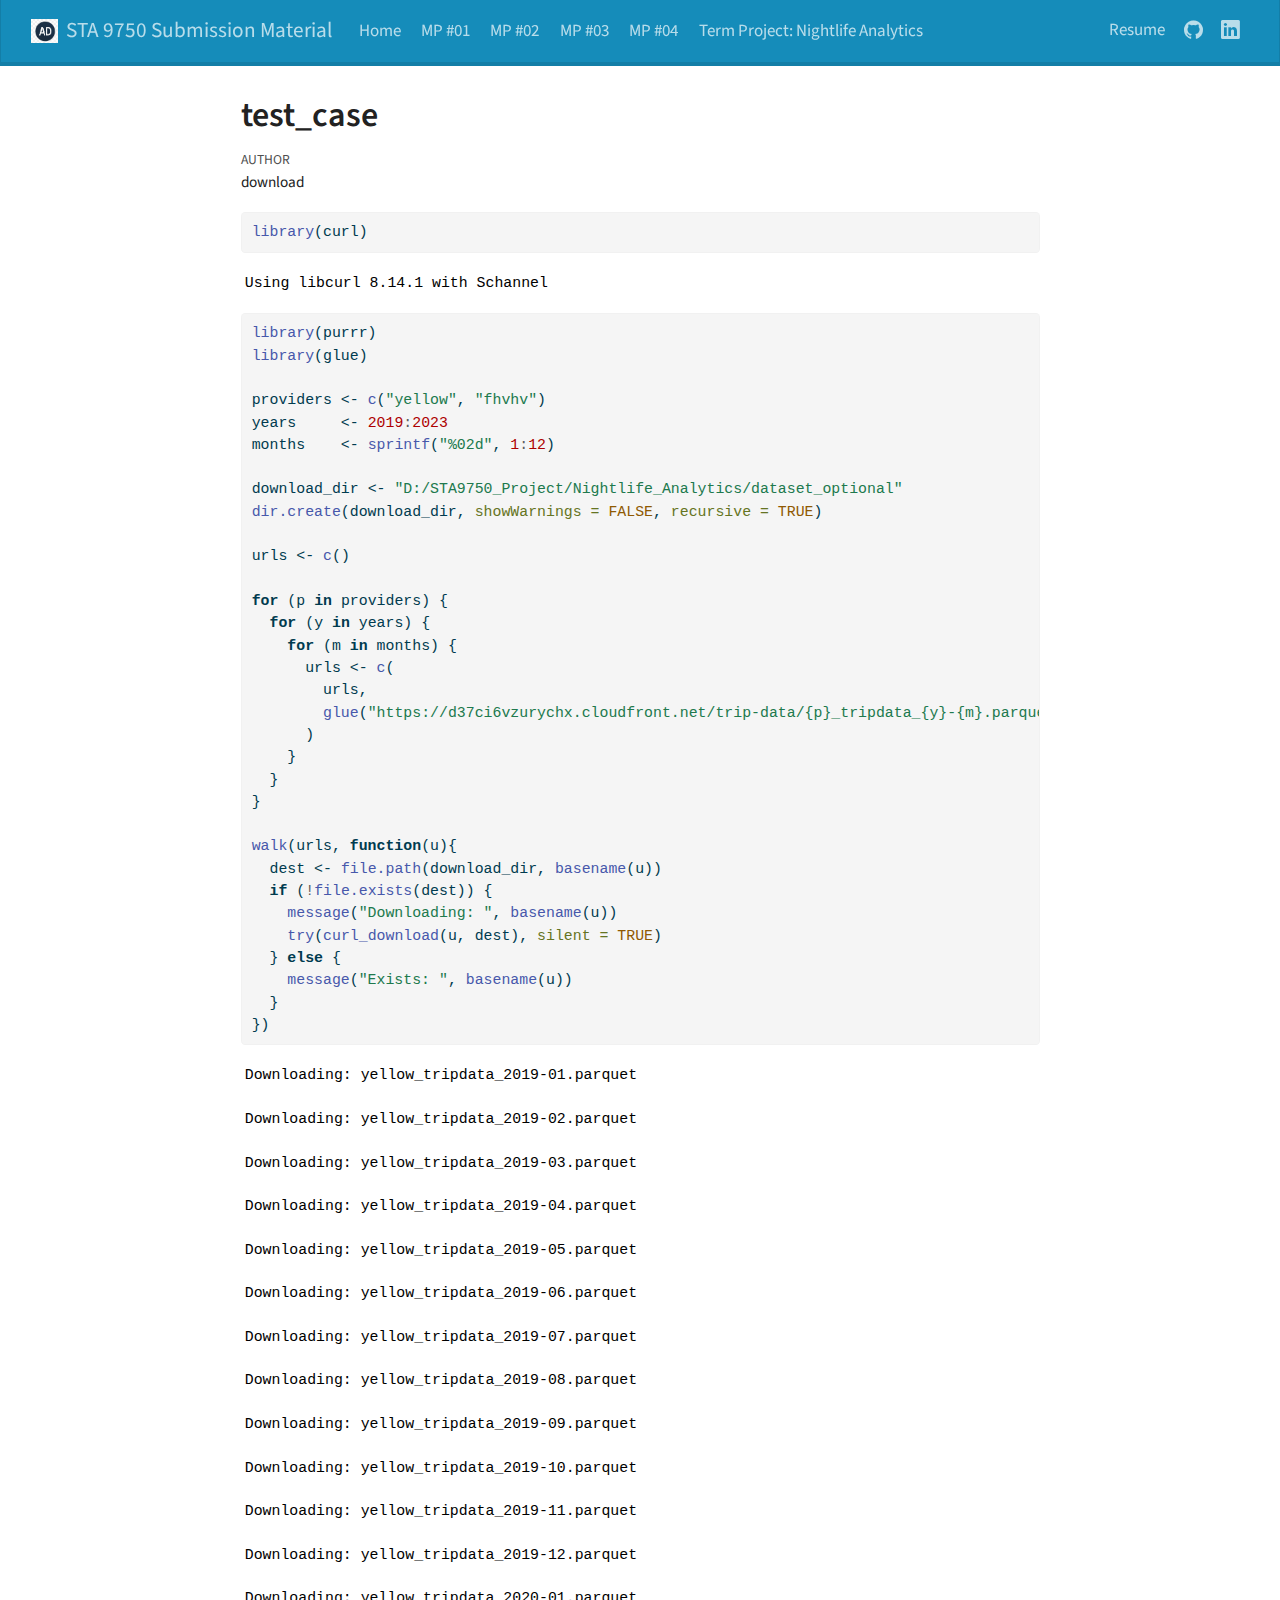
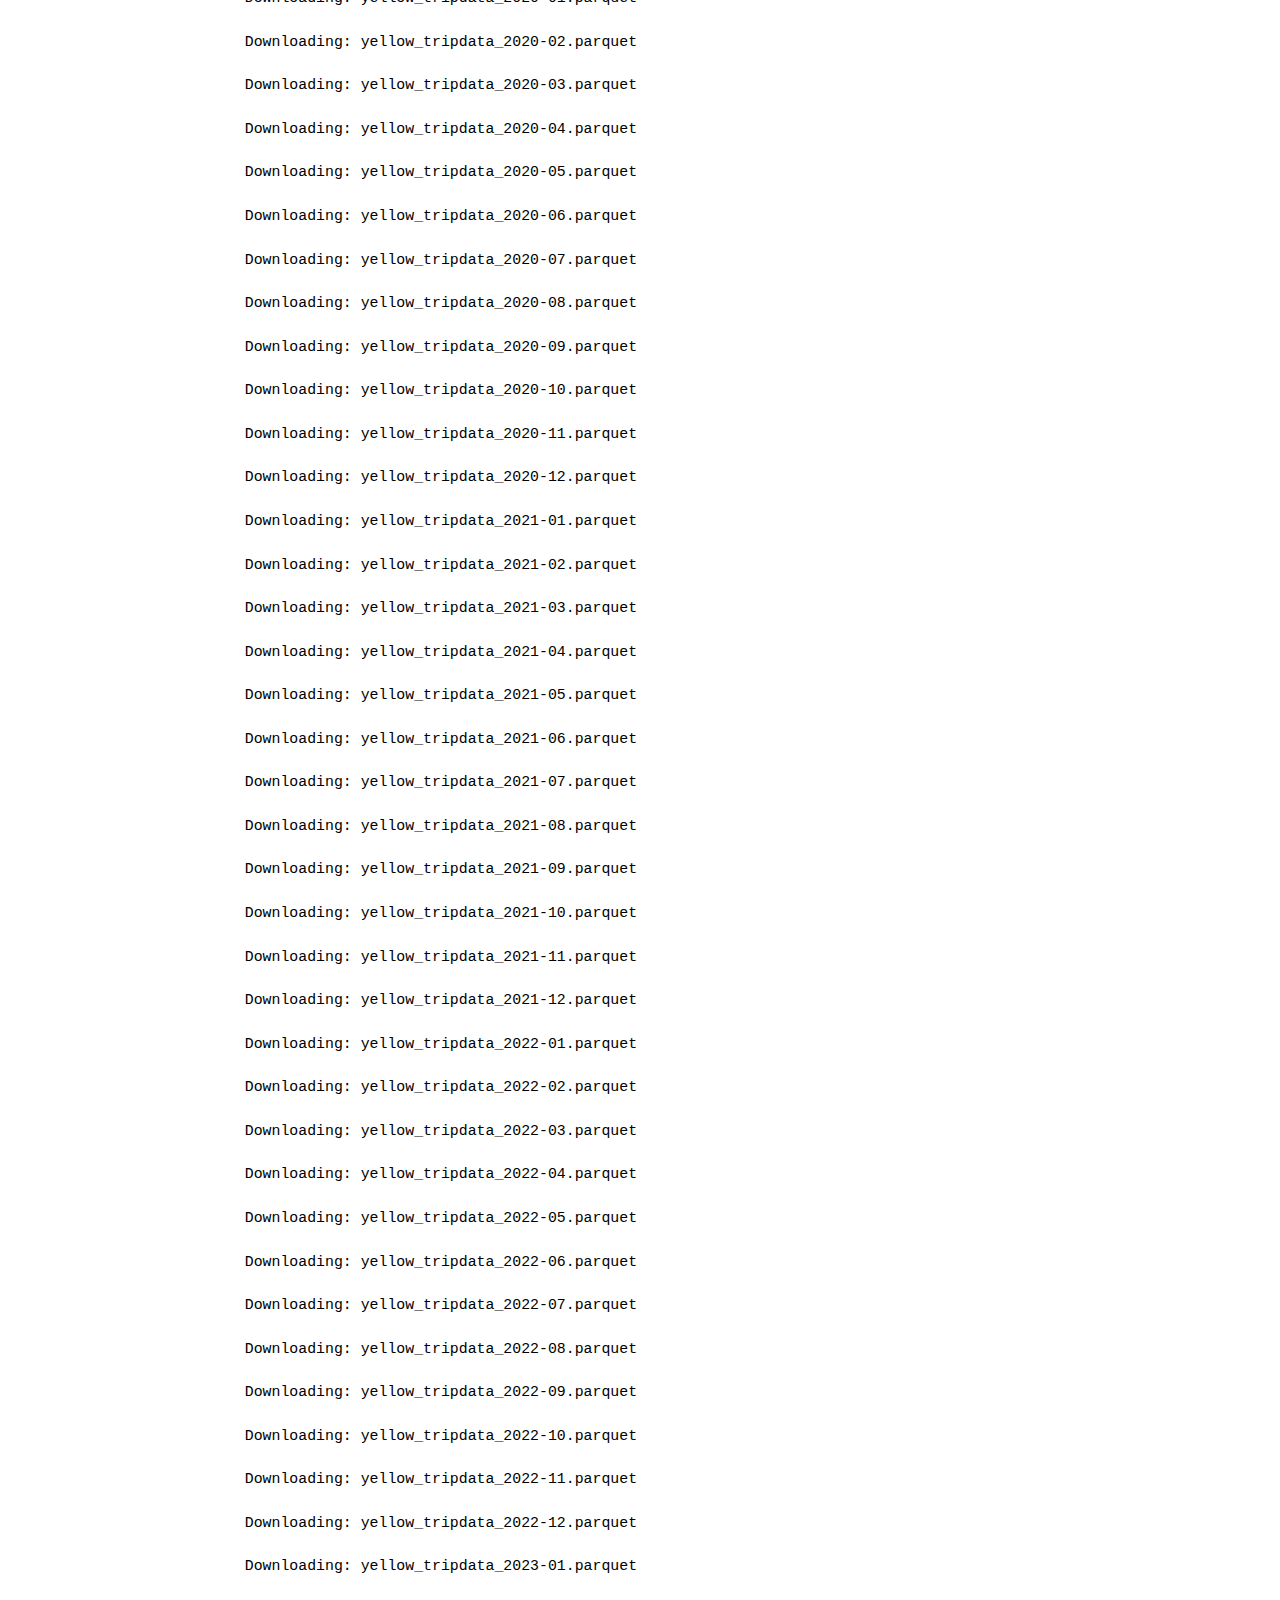
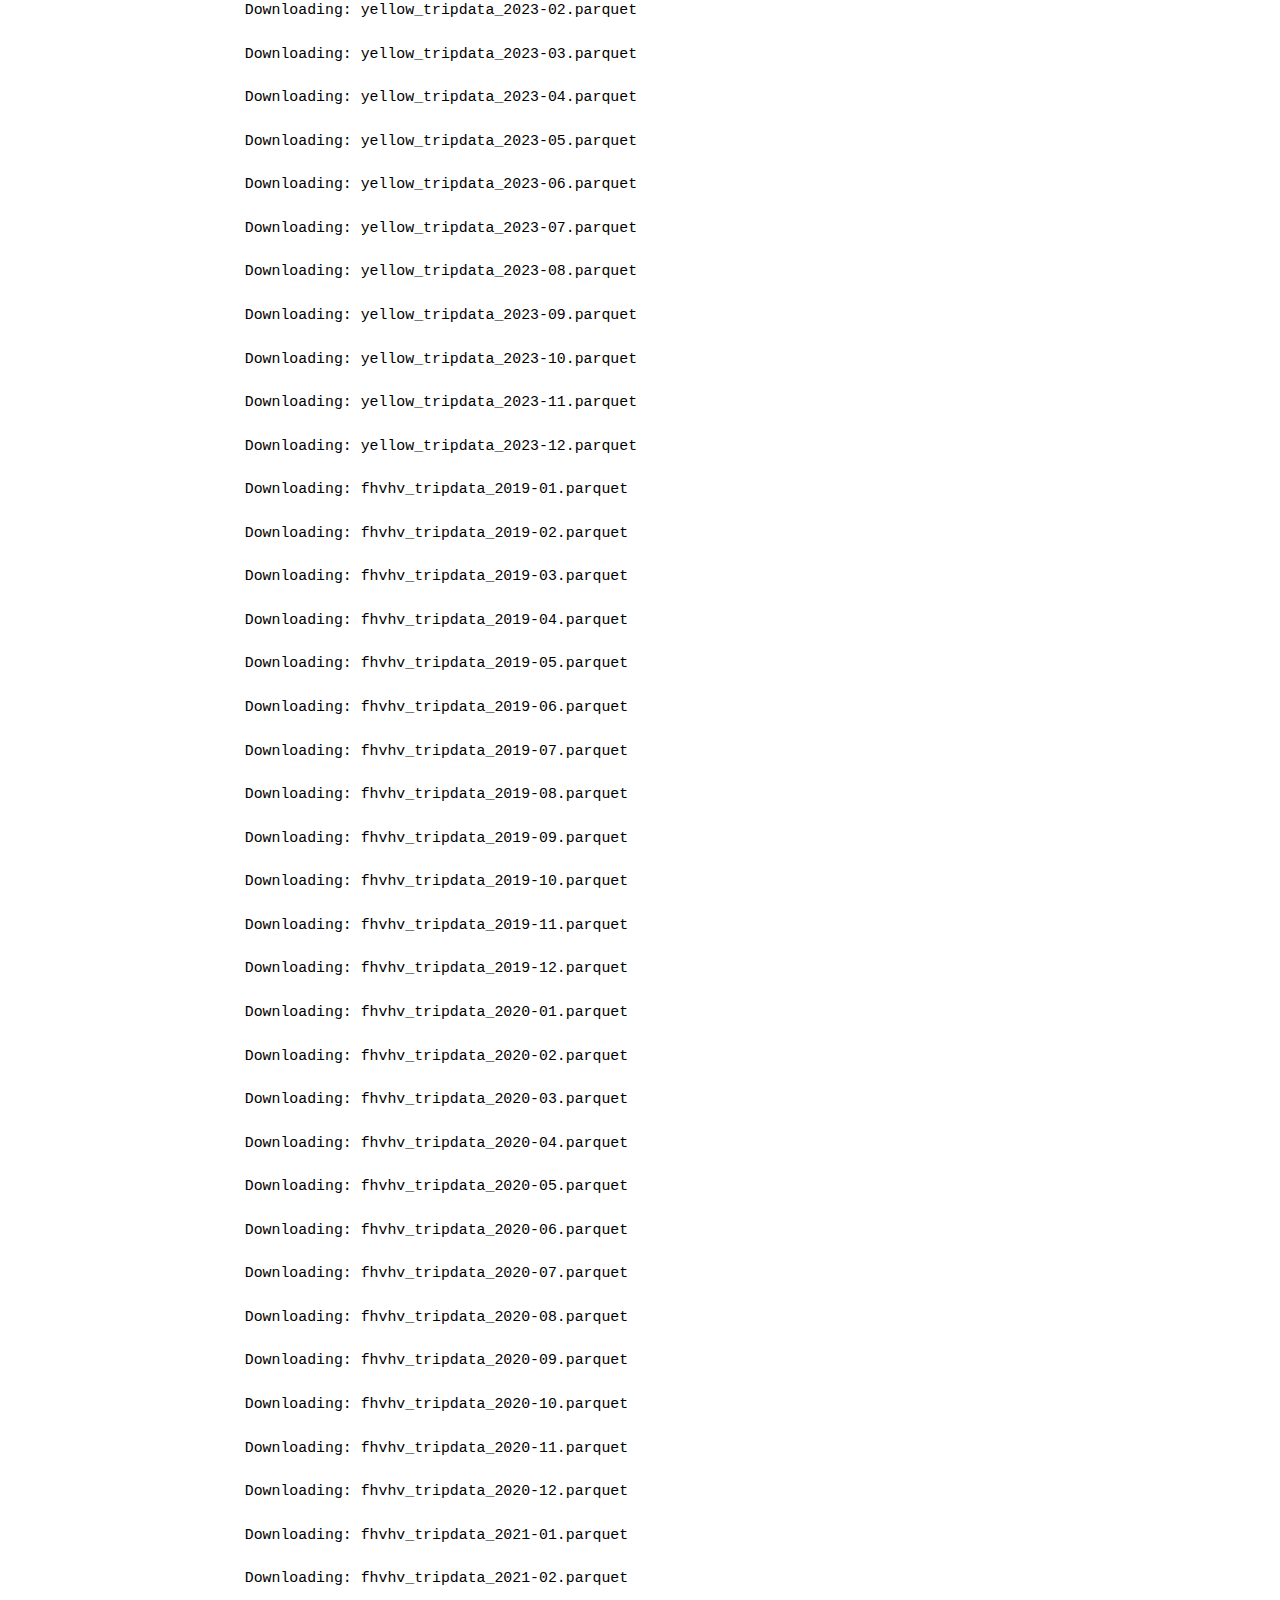
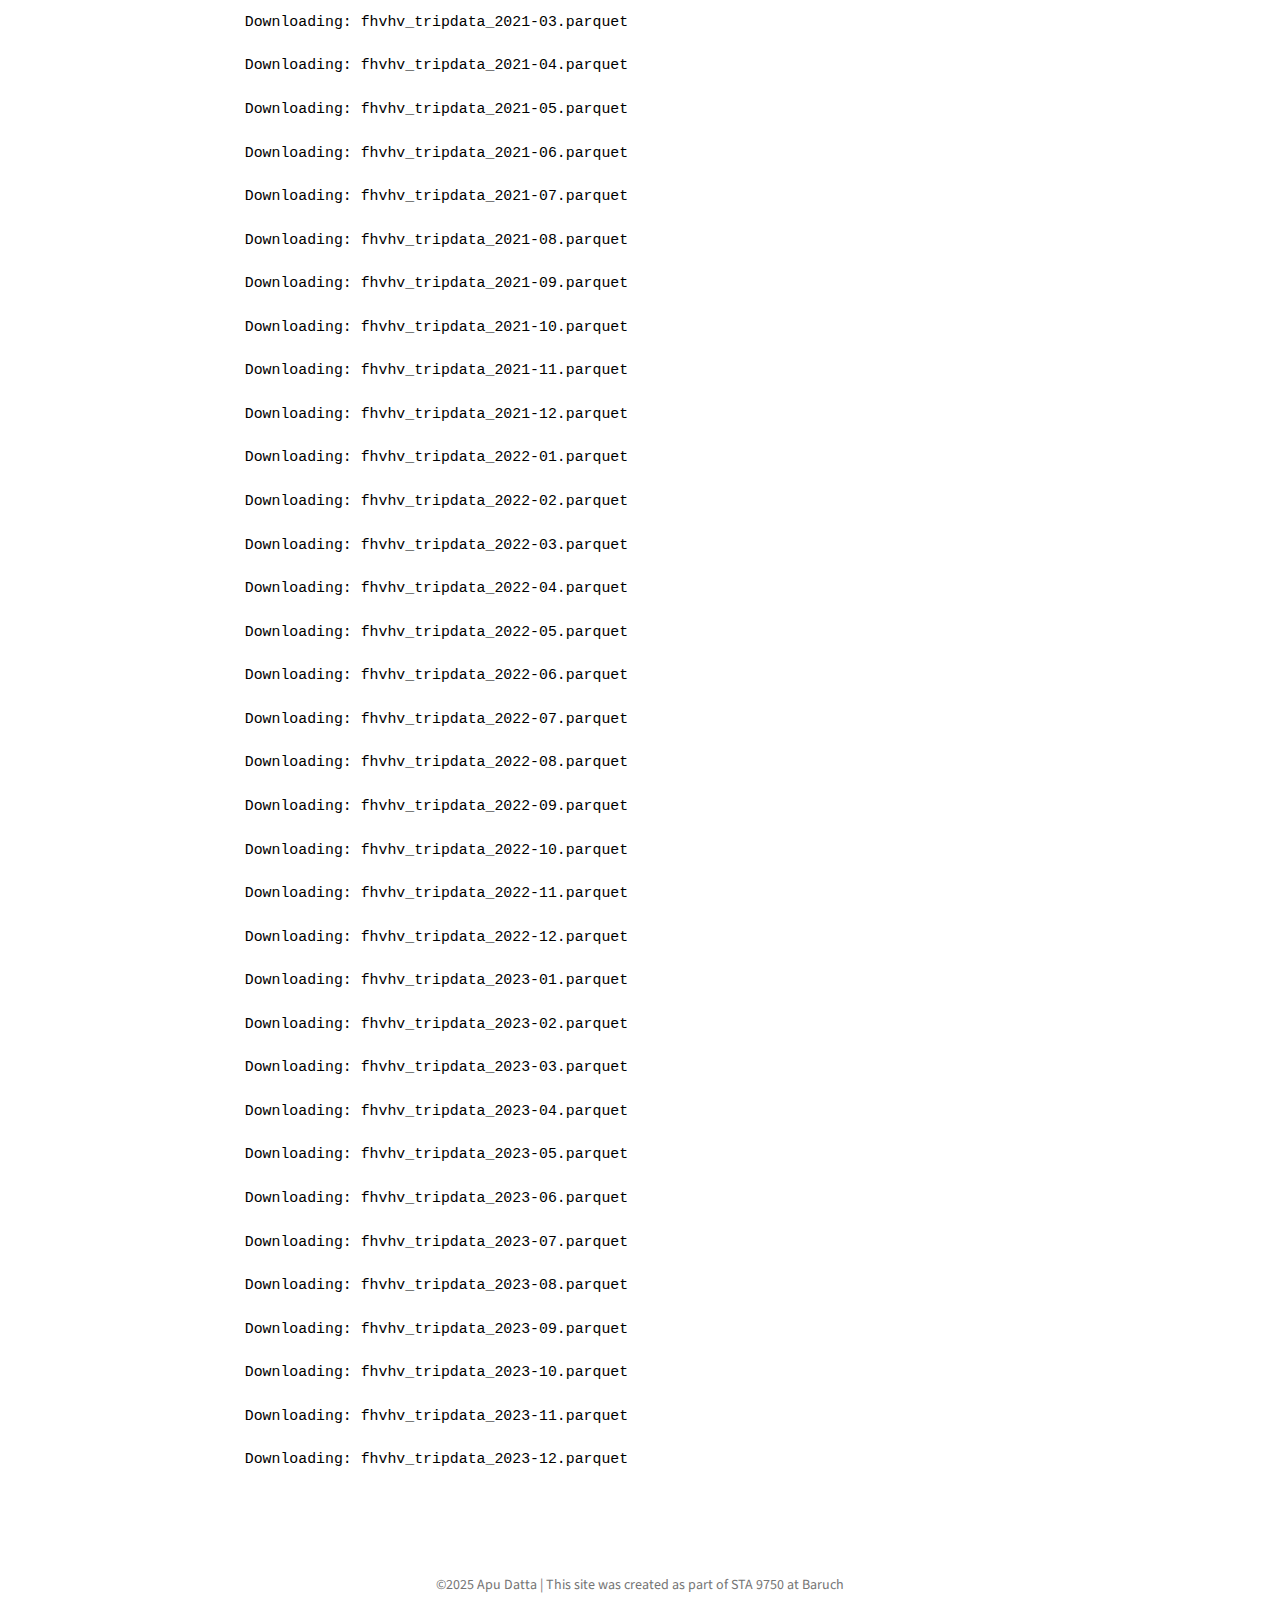
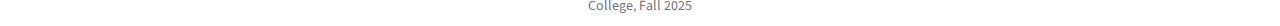
<file: docs/Nightlife_Analytics/dataset_optional/test.html>
<!DOCTYPE html>
<html xmlns="http://www.w3.org/1999/xhtml" lang="en" xml:lang="en"><head>

<meta charset="utf-8">
<meta name="generator" content="quarto-1.7.33">

<meta name="viewport" content="width=device-width, initial-scale=1.0, user-scalable=yes">

<meta name="author" content="download">

<title>test_case – STA 9750 Submission Material</title>
<style>
code{white-space: pre-wrap;}
span.smallcaps{font-variant: small-caps;}
div.columns{display: flex; gap: min(4vw, 1.5em);}
div.column{flex: auto; overflow-x: auto;}
div.hanging-indent{margin-left: 1.5em; text-indent: -1.5em;}
ul.task-list{list-style: none;}
ul.task-list li input[type="checkbox"] {
  width: 0.8em;
  margin: 0 0.8em 0.2em -1em; /* quarto-specific, see https://github.com/quarto-dev/quarto-cli/issues/4556 */ 
  vertical-align: middle;
}
/* CSS for syntax highlighting */
html { -webkit-text-size-adjust: 100%; }
pre > code.sourceCode { white-space: pre; position: relative; }
pre > code.sourceCode > span { display: inline-block; line-height: 1.25; }
pre > code.sourceCode > span:empty { height: 1.2em; }
.sourceCode { overflow: visible; }
code.sourceCode > span { color: inherit; text-decoration: inherit; }
div.sourceCode { margin: 1em 0; }
pre.sourceCode { margin: 0; }
@media screen {
div.sourceCode { overflow: auto; }
}
@media print {
pre > code.sourceCode { white-space: pre-wrap; }
pre > code.sourceCode > span { text-indent: -5em; padding-left: 5em; }
}
pre.numberSource code
  { counter-reset: source-line 0; }
pre.numberSource code > span
  { position: relative; left: -4em; counter-increment: source-line; }
pre.numberSource code > span > a:first-child::before
  { content: counter(source-line);
    position: relative; left: -1em; text-align: right; vertical-align: baseline;
    border: none; display: inline-block;
    -webkit-touch-callout: none; -webkit-user-select: none;
    -khtml-user-select: none; -moz-user-select: none;
    -ms-user-select: none; user-select: none;
    padding: 0 4px; width: 4em;
  }
pre.numberSource { margin-left: 3em;  padding-left: 4px; }
div.sourceCode
  {   }
@media screen {
pre > code.sourceCode > span > a:first-child::before { text-decoration: underline; }
}
</style>


<script src="../../site_libs/quarto-nav/quarto-nav.js"></script>
<script src="../../site_libs/quarto-nav/headroom.min.js"></script>
<script src="../../site_libs/clipboard/clipboard.min.js"></script>
<script src="../../site_libs/quarto-search/autocomplete.umd.js"></script>
<script src="../../site_libs/quarto-search/fuse.min.js"></script>
<script src="../../site_libs/quarto-search/quarto-search.js"></script>
<meta name="quarto:offset" content="../../">
<script src="../../site_libs/quarto-html/quarto.js" type="module"></script>
<script src="../../site_libs/quarto-html/tabsets/tabsets.js" type="module"></script>
<script src="../../site_libs/quarto-html/popper.min.js"></script>
<script src="../../site_libs/quarto-html/tippy.umd.min.js"></script>
<script src="../../site_libs/quarto-html/anchor.min.js"></script>
<link href="../../site_libs/quarto-html/tippy.css" rel="stylesheet">
<link href="../../site_libs/quarto-html/quarto-syntax-highlighting-ea385d0e468b0dd5ea5bf0780b1290d9.css" rel="stylesheet" id="quarto-text-highlighting-styles">
<script src="../../site_libs/bootstrap/bootstrap.min.js"></script>
<link href="../../site_libs/bootstrap/bootstrap-icons.css" rel="stylesheet">
<link href="../../site_libs/bootstrap/bootstrap-58e8f40ba454886861140ce7e394313c.min.css" rel="stylesheet" append-hash="true" id="quarto-bootstrap" data-mode="light">
<script id="quarto-search-options" type="application/json">{
  "location": "navbar",
  "copy-button": false,
  "collapse-after": 3,
  "panel-placement": "end",
  "type": "overlay",
  "limit": 50,
  "keyboard-shortcut": [
    "f",
    "/",
    "s"
  ],
  "show-item-context": false,
  "language": {
    "search-no-results-text": "No results",
    "search-matching-documents-text": "matching documents",
    "search-copy-link-title": "Copy link to search",
    "search-hide-matches-text": "Hide additional matches",
    "search-more-match-text": "more match in this document",
    "search-more-matches-text": "more matches in this document",
    "search-clear-button-title": "Clear",
    "search-text-placeholder": "",
    "search-detached-cancel-button-title": "Cancel",
    "search-submit-button-title": "Submit",
    "search-label": "Search"
  }
}</script>
<style>html{ scroll-behavior: smooth; }</style>


<link rel="stylesheet" href="../../styles.css">
</head>

<body class="nav-fixed fullcontent quarto-light">

<div id="quarto-search-results"></div>
  <header id="quarto-header" class="headroom fixed-top">
    <nav class="navbar navbar-expand-lg " data-bs-theme="dark">
      <div class="navbar-container container-fluid">
      <div class="navbar-brand-container mx-auto">
    <a href="../../index.html" class="navbar-brand navbar-brand-logo">
    <img src="../../AD.png" alt="" class="navbar-logo">
    </a>
    <a class="navbar-brand" href="../../index.html">
    <span class="navbar-title">STA 9750 Submission Material</span>
    </a>
  </div>
          <button class="navbar-toggler" type="button" data-bs-toggle="collapse" data-bs-target="#navbarCollapse" aria-controls="navbarCollapse" role="menu" aria-expanded="false" aria-label="Toggle navigation" onclick="if (window.quartoToggleHeadroom) { window.quartoToggleHeadroom(); }">
  <span class="navbar-toggler-icon"></span>
</button>
          <div class="collapse navbar-collapse" id="navbarCollapse">
            <ul class="navbar-nav navbar-nav-scroll me-auto">
  <li class="nav-item">
    <a class="nav-link" href="../../about.html"> 
<span class="menu-text">Home</span></a>
  </li>  
  <li class="nav-item">
    <a class="nav-link" href="../../mp01.html"> 
<span class="menu-text">MP #01</span></a>
  </li>  
  <li class="nav-item">
    <a class="nav-link" href="../../mp02.html"> 
<span class="menu-text">MP #02</span></a>
  </li>  
  <li class="nav-item">
    <a class="nav-link" href="../../mp03.html"> 
<span class="menu-text">MP #03</span></a>
  </li>  
  <li class="nav-item">
    <a class="nav-link" href="../../mp04.html"> 
<span class="menu-text">MP #04</span></a>
  </li>  
  <li class="nav-item">
    <a class="nav-link" href="../../Nightlife_Analytics/quarto/Nightlife_Analytics_covid.html"> 
<span class="menu-text">Term Project: Nightlife Analytics</span></a>
  </li>  
</ul>
            <ul class="navbar-nav navbar-nav-scroll ms-auto">
  <li class="nav-item">
    <a class="nav-link" href="../../Resume.pdf"> 
<span class="menu-text">Resume</span></a>
  </li>  
  <li class="nav-item compact">
    <a class="nav-link" href="https://github.com/dattaBus-anls"> <i class="bi bi-github" role="img" aria-label="GitHub">
</i> 
<span class="menu-text"></span></a>
  </li>  
  <li class="nav-item compact">
    <a class="nav-link" href="https://www.linkedin.com/in/apu-datta-491b8b84"> <i class="bi bi-linkedin" role="img" aria-label="LinkedIn">
</i> 
<span class="menu-text"></span></a>
  </li>  
</ul>
          </div> <!-- /navcollapse -->
            <div class="quarto-navbar-tools">
</div>
      </div> <!-- /container-fluid -->
    </nav>
</header>
<!-- content -->
<div id="quarto-content" class="quarto-container page-columns page-rows-contents page-layout-article page-navbar">
<!-- sidebar -->
<!-- margin-sidebar -->
    
<!-- main -->
<main class="content" id="quarto-document-content">

<header id="title-block-header" class="quarto-title-block default">
<div class="quarto-title">
<h1 class="title">test_case</h1>
</div>



<div class="quarto-title-meta">

    <div>
    <div class="quarto-title-meta-heading">Author</div>
    <div class="quarto-title-meta-contents">
             <p>download </p>
          </div>
  </div>
    
  
    
  </div>
  


</header>


<div class="cell">
<div class="sourceCode cell-code" id="cb1"><pre class="sourceCode r code-with-copy"><code class="sourceCode r"><span id="cb1-1"><a href="#cb1-1" aria-hidden="true" tabindex="-1"></a><span class="fu">library</span>(curl)</span></code><button title="Copy to Clipboard" class="code-copy-button"><i class="bi"></i></button></pre></div>
<div class="cell-output cell-output-stderr">
<pre><code>Using libcurl 8.14.1 with Schannel</code></pre>
</div>
<div class="sourceCode cell-code" id="cb3"><pre class="sourceCode r code-with-copy"><code class="sourceCode r"><span id="cb3-1"><a href="#cb3-1" aria-hidden="true" tabindex="-1"></a><span class="fu">library</span>(purrr)</span>
<span id="cb3-2"><a href="#cb3-2" aria-hidden="true" tabindex="-1"></a><span class="fu">library</span>(glue)</span>
<span id="cb3-3"><a href="#cb3-3" aria-hidden="true" tabindex="-1"></a></span>
<span id="cb3-4"><a href="#cb3-4" aria-hidden="true" tabindex="-1"></a>providers <span class="ot">&lt;-</span> <span class="fu">c</span>(<span class="st">"yellow"</span>, <span class="st">"fhvhv"</span>)</span>
<span id="cb3-5"><a href="#cb3-5" aria-hidden="true" tabindex="-1"></a>years     <span class="ot">&lt;-</span> <span class="dv">2019</span><span class="sc">:</span><span class="dv">2023</span></span>
<span id="cb3-6"><a href="#cb3-6" aria-hidden="true" tabindex="-1"></a>months    <span class="ot">&lt;-</span> <span class="fu">sprintf</span>(<span class="st">"%02d"</span>, <span class="dv">1</span><span class="sc">:</span><span class="dv">12</span>)</span>
<span id="cb3-7"><a href="#cb3-7" aria-hidden="true" tabindex="-1"></a></span>
<span id="cb3-8"><a href="#cb3-8" aria-hidden="true" tabindex="-1"></a>download_dir <span class="ot">&lt;-</span> <span class="st">"D:/STA9750_Project/Nightlife_Analytics/dataset_optional"</span></span>
<span id="cb3-9"><a href="#cb3-9" aria-hidden="true" tabindex="-1"></a><span class="fu">dir.create</span>(download_dir, <span class="at">showWarnings =</span> <span class="cn">FALSE</span>, <span class="at">recursive =</span> <span class="cn">TRUE</span>)</span>
<span id="cb3-10"><a href="#cb3-10" aria-hidden="true" tabindex="-1"></a></span>
<span id="cb3-11"><a href="#cb3-11" aria-hidden="true" tabindex="-1"></a>urls <span class="ot">&lt;-</span> <span class="fu">c</span>()</span>
<span id="cb3-12"><a href="#cb3-12" aria-hidden="true" tabindex="-1"></a></span>
<span id="cb3-13"><a href="#cb3-13" aria-hidden="true" tabindex="-1"></a><span class="cf">for</span> (p <span class="cf">in</span> providers) {</span>
<span id="cb3-14"><a href="#cb3-14" aria-hidden="true" tabindex="-1"></a>  <span class="cf">for</span> (y <span class="cf">in</span> years) {</span>
<span id="cb3-15"><a href="#cb3-15" aria-hidden="true" tabindex="-1"></a>    <span class="cf">for</span> (m <span class="cf">in</span> months) {</span>
<span id="cb3-16"><a href="#cb3-16" aria-hidden="true" tabindex="-1"></a>      urls <span class="ot">&lt;-</span> <span class="fu">c</span>(</span>
<span id="cb3-17"><a href="#cb3-17" aria-hidden="true" tabindex="-1"></a>        urls,</span>
<span id="cb3-18"><a href="#cb3-18" aria-hidden="true" tabindex="-1"></a>        <span class="fu">glue</span>(<span class="st">"https://d37ci6vzurychx.cloudfront.net/trip-data/{p}_tripdata_{y}-{m}.parquet"</span>)</span>
<span id="cb3-19"><a href="#cb3-19" aria-hidden="true" tabindex="-1"></a>      )</span>
<span id="cb3-20"><a href="#cb3-20" aria-hidden="true" tabindex="-1"></a>    }</span>
<span id="cb3-21"><a href="#cb3-21" aria-hidden="true" tabindex="-1"></a>  }</span>
<span id="cb3-22"><a href="#cb3-22" aria-hidden="true" tabindex="-1"></a>}</span>
<span id="cb3-23"><a href="#cb3-23" aria-hidden="true" tabindex="-1"></a></span>
<span id="cb3-24"><a href="#cb3-24" aria-hidden="true" tabindex="-1"></a><span class="fu">walk</span>(urls, <span class="cf">function</span>(u){</span>
<span id="cb3-25"><a href="#cb3-25" aria-hidden="true" tabindex="-1"></a>  dest <span class="ot">&lt;-</span> <span class="fu">file.path</span>(download_dir, <span class="fu">basename</span>(u))</span>
<span id="cb3-26"><a href="#cb3-26" aria-hidden="true" tabindex="-1"></a>  <span class="cf">if</span> (<span class="sc">!</span><span class="fu">file.exists</span>(dest)) {</span>
<span id="cb3-27"><a href="#cb3-27" aria-hidden="true" tabindex="-1"></a>    <span class="fu">message</span>(<span class="st">"Downloading: "</span>, <span class="fu">basename</span>(u))</span>
<span id="cb3-28"><a href="#cb3-28" aria-hidden="true" tabindex="-1"></a>    <span class="fu">try</span>(<span class="fu">curl_download</span>(u, dest), <span class="at">silent =</span> <span class="cn">TRUE</span>)</span>
<span id="cb3-29"><a href="#cb3-29" aria-hidden="true" tabindex="-1"></a>  } <span class="cf">else</span> {</span>
<span id="cb3-30"><a href="#cb3-30" aria-hidden="true" tabindex="-1"></a>    <span class="fu">message</span>(<span class="st">"Exists: "</span>, <span class="fu">basename</span>(u))</span>
<span id="cb3-31"><a href="#cb3-31" aria-hidden="true" tabindex="-1"></a>  }</span>
<span id="cb3-32"><a href="#cb3-32" aria-hidden="true" tabindex="-1"></a>})</span></code><button title="Copy to Clipboard" class="code-copy-button"><i class="bi"></i></button></pre></div>
<div class="cell-output cell-output-stderr">
<pre><code>Downloading: yellow_tripdata_2019-01.parquet</code></pre>
</div>
<div class="cell-output cell-output-stderr">
<pre><code>Downloading: yellow_tripdata_2019-02.parquet</code></pre>
</div>
<div class="cell-output cell-output-stderr">
<pre><code>Downloading: yellow_tripdata_2019-03.parquet</code></pre>
</div>
<div class="cell-output cell-output-stderr">
<pre><code>Downloading: yellow_tripdata_2019-04.parquet</code></pre>
</div>
<div class="cell-output cell-output-stderr">
<pre><code>Downloading: yellow_tripdata_2019-05.parquet</code></pre>
</div>
<div class="cell-output cell-output-stderr">
<pre><code>Downloading: yellow_tripdata_2019-06.parquet</code></pre>
</div>
<div class="cell-output cell-output-stderr">
<pre><code>Downloading: yellow_tripdata_2019-07.parquet</code></pre>
</div>
<div class="cell-output cell-output-stderr">
<pre><code>Downloading: yellow_tripdata_2019-08.parquet</code></pre>
</div>
<div class="cell-output cell-output-stderr">
<pre><code>Downloading: yellow_tripdata_2019-09.parquet</code></pre>
</div>
<div class="cell-output cell-output-stderr">
<pre><code>Downloading: yellow_tripdata_2019-10.parquet</code></pre>
</div>
<div class="cell-output cell-output-stderr">
<pre><code>Downloading: yellow_tripdata_2019-11.parquet</code></pre>
</div>
<div class="cell-output cell-output-stderr">
<pre><code>Downloading: yellow_tripdata_2019-12.parquet</code></pre>
</div>
<div class="cell-output cell-output-stderr">
<pre><code>Downloading: yellow_tripdata_2020-01.parquet</code></pre>
</div>
<div class="cell-output cell-output-stderr">
<pre><code>Downloading: yellow_tripdata_2020-02.parquet</code></pre>
</div>
<div class="cell-output cell-output-stderr">
<pre><code>Downloading: yellow_tripdata_2020-03.parquet</code></pre>
</div>
<div class="cell-output cell-output-stderr">
<pre><code>Downloading: yellow_tripdata_2020-04.parquet</code></pre>
</div>
<div class="cell-output cell-output-stderr">
<pre><code>Downloading: yellow_tripdata_2020-05.parquet</code></pre>
</div>
<div class="cell-output cell-output-stderr">
<pre><code>Downloading: yellow_tripdata_2020-06.parquet</code></pre>
</div>
<div class="cell-output cell-output-stderr">
<pre><code>Downloading: yellow_tripdata_2020-07.parquet</code></pre>
</div>
<div class="cell-output cell-output-stderr">
<pre><code>Downloading: yellow_tripdata_2020-08.parquet</code></pre>
</div>
<div class="cell-output cell-output-stderr">
<pre><code>Downloading: yellow_tripdata_2020-09.parquet</code></pre>
</div>
<div class="cell-output cell-output-stderr">
<pre><code>Downloading: yellow_tripdata_2020-10.parquet</code></pre>
</div>
<div class="cell-output cell-output-stderr">
<pre><code>Downloading: yellow_tripdata_2020-11.parquet</code></pre>
</div>
<div class="cell-output cell-output-stderr">
<pre><code>Downloading: yellow_tripdata_2020-12.parquet</code></pre>
</div>
<div class="cell-output cell-output-stderr">
<pre><code>Downloading: yellow_tripdata_2021-01.parquet</code></pre>
</div>
<div class="cell-output cell-output-stderr">
<pre><code>Downloading: yellow_tripdata_2021-02.parquet</code></pre>
</div>
<div class="cell-output cell-output-stderr">
<pre><code>Downloading: yellow_tripdata_2021-03.parquet</code></pre>
</div>
<div class="cell-output cell-output-stderr">
<pre><code>Downloading: yellow_tripdata_2021-04.parquet</code></pre>
</div>
<div class="cell-output cell-output-stderr">
<pre><code>Downloading: yellow_tripdata_2021-05.parquet</code></pre>
</div>
<div class="cell-output cell-output-stderr">
<pre><code>Downloading: yellow_tripdata_2021-06.parquet</code></pre>
</div>
<div class="cell-output cell-output-stderr">
<pre><code>Downloading: yellow_tripdata_2021-07.parquet</code></pre>
</div>
<div class="cell-output cell-output-stderr">
<pre><code>Downloading: yellow_tripdata_2021-08.parquet</code></pre>
</div>
<div class="cell-output cell-output-stderr">
<pre><code>Downloading: yellow_tripdata_2021-09.parquet</code></pre>
</div>
<div class="cell-output cell-output-stderr">
<pre><code>Downloading: yellow_tripdata_2021-10.parquet</code></pre>
</div>
<div class="cell-output cell-output-stderr">
<pre><code>Downloading: yellow_tripdata_2021-11.parquet</code></pre>
</div>
<div class="cell-output cell-output-stderr">
<pre><code>Downloading: yellow_tripdata_2021-12.parquet</code></pre>
</div>
<div class="cell-output cell-output-stderr">
<pre><code>Downloading: yellow_tripdata_2022-01.parquet</code></pre>
</div>
<div class="cell-output cell-output-stderr">
<pre><code>Downloading: yellow_tripdata_2022-02.parquet</code></pre>
</div>
<div class="cell-output cell-output-stderr">
<pre><code>Downloading: yellow_tripdata_2022-03.parquet</code></pre>
</div>
<div class="cell-output cell-output-stderr">
<pre><code>Downloading: yellow_tripdata_2022-04.parquet</code></pre>
</div>
<div class="cell-output cell-output-stderr">
<pre><code>Downloading: yellow_tripdata_2022-05.parquet</code></pre>
</div>
<div class="cell-output cell-output-stderr">
<pre><code>Downloading: yellow_tripdata_2022-06.parquet</code></pre>
</div>
<div class="cell-output cell-output-stderr">
<pre><code>Downloading: yellow_tripdata_2022-07.parquet</code></pre>
</div>
<div class="cell-output cell-output-stderr">
<pre><code>Downloading: yellow_tripdata_2022-08.parquet</code></pre>
</div>
<div class="cell-output cell-output-stderr">
<pre><code>Downloading: yellow_tripdata_2022-09.parquet</code></pre>
</div>
<div class="cell-output cell-output-stderr">
<pre><code>Downloading: yellow_tripdata_2022-10.parquet</code></pre>
</div>
<div class="cell-output cell-output-stderr">
<pre><code>Downloading: yellow_tripdata_2022-11.parquet</code></pre>
</div>
<div class="cell-output cell-output-stderr">
<pre><code>Downloading: yellow_tripdata_2022-12.parquet</code></pre>
</div>
<div class="cell-output cell-output-stderr">
<pre><code>Downloading: yellow_tripdata_2023-01.parquet</code></pre>
</div>
<div class="cell-output cell-output-stderr">
<pre><code>Downloading: yellow_tripdata_2023-02.parquet</code></pre>
</div>
<div class="cell-output cell-output-stderr">
<pre><code>Downloading: yellow_tripdata_2023-03.parquet</code></pre>
</div>
<div class="cell-output cell-output-stderr">
<pre><code>Downloading: yellow_tripdata_2023-04.parquet</code></pre>
</div>
<div class="cell-output cell-output-stderr">
<pre><code>Downloading: yellow_tripdata_2023-05.parquet</code></pre>
</div>
<div class="cell-output cell-output-stderr">
<pre><code>Downloading: yellow_tripdata_2023-06.parquet</code></pre>
</div>
<div class="cell-output cell-output-stderr">
<pre><code>Downloading: yellow_tripdata_2023-07.parquet</code></pre>
</div>
<div class="cell-output cell-output-stderr">
<pre><code>Downloading: yellow_tripdata_2023-08.parquet</code></pre>
</div>
<div class="cell-output cell-output-stderr">
<pre><code>Downloading: yellow_tripdata_2023-09.parquet</code></pre>
</div>
<div class="cell-output cell-output-stderr">
<pre><code>Downloading: yellow_tripdata_2023-10.parquet</code></pre>
</div>
<div class="cell-output cell-output-stderr">
<pre><code>Downloading: yellow_tripdata_2023-11.parquet</code></pre>
</div>
<div class="cell-output cell-output-stderr">
<pre><code>Downloading: yellow_tripdata_2023-12.parquet</code></pre>
</div>
<div class="cell-output cell-output-stderr">
<pre><code>Downloading: fhvhv_tripdata_2019-01.parquet</code></pre>
</div>
<div class="cell-output cell-output-stderr">
<pre><code>Downloading: fhvhv_tripdata_2019-02.parquet</code></pre>
</div>
<div class="cell-output cell-output-stderr">
<pre><code>Downloading: fhvhv_tripdata_2019-03.parquet</code></pre>
</div>
<div class="cell-output cell-output-stderr">
<pre><code>Downloading: fhvhv_tripdata_2019-04.parquet</code></pre>
</div>
<div class="cell-output cell-output-stderr">
<pre><code>Downloading: fhvhv_tripdata_2019-05.parquet</code></pre>
</div>
<div class="cell-output cell-output-stderr">
<pre><code>Downloading: fhvhv_tripdata_2019-06.parquet</code></pre>
</div>
<div class="cell-output cell-output-stderr">
<pre><code>Downloading: fhvhv_tripdata_2019-07.parquet</code></pre>
</div>
<div class="cell-output cell-output-stderr">
<pre><code>Downloading: fhvhv_tripdata_2019-08.parquet</code></pre>
</div>
<div class="cell-output cell-output-stderr">
<pre><code>Downloading: fhvhv_tripdata_2019-09.parquet</code></pre>
</div>
<div class="cell-output cell-output-stderr">
<pre><code>Downloading: fhvhv_tripdata_2019-10.parquet</code></pre>
</div>
<div class="cell-output cell-output-stderr">
<pre><code>Downloading: fhvhv_tripdata_2019-11.parquet</code></pre>
</div>
<div class="cell-output cell-output-stderr">
<pre><code>Downloading: fhvhv_tripdata_2019-12.parquet</code></pre>
</div>
<div class="cell-output cell-output-stderr">
<pre><code>Downloading: fhvhv_tripdata_2020-01.parquet</code></pre>
</div>
<div class="cell-output cell-output-stderr">
<pre><code>Downloading: fhvhv_tripdata_2020-02.parquet</code></pre>
</div>
<div class="cell-output cell-output-stderr">
<pre><code>Downloading: fhvhv_tripdata_2020-03.parquet</code></pre>
</div>
<div class="cell-output cell-output-stderr">
<pre><code>Downloading: fhvhv_tripdata_2020-04.parquet</code></pre>
</div>
<div class="cell-output cell-output-stderr">
<pre><code>Downloading: fhvhv_tripdata_2020-05.parquet</code></pre>
</div>
<div class="cell-output cell-output-stderr">
<pre><code>Downloading: fhvhv_tripdata_2020-06.parquet</code></pre>
</div>
<div class="cell-output cell-output-stderr">
<pre><code>Downloading: fhvhv_tripdata_2020-07.parquet</code></pre>
</div>
<div class="cell-output cell-output-stderr">
<pre><code>Downloading: fhvhv_tripdata_2020-08.parquet</code></pre>
</div>
<div class="cell-output cell-output-stderr">
<pre><code>Downloading: fhvhv_tripdata_2020-09.parquet</code></pre>
</div>
<div class="cell-output cell-output-stderr">
<pre><code>Downloading: fhvhv_tripdata_2020-10.parquet</code></pre>
</div>
<div class="cell-output cell-output-stderr">
<pre><code>Downloading: fhvhv_tripdata_2020-11.parquet</code></pre>
</div>
<div class="cell-output cell-output-stderr">
<pre><code>Downloading: fhvhv_tripdata_2020-12.parquet</code></pre>
</div>
<div class="cell-output cell-output-stderr">
<pre><code>Downloading: fhvhv_tripdata_2021-01.parquet</code></pre>
</div>
<div class="cell-output cell-output-stderr">
<pre><code>Downloading: fhvhv_tripdata_2021-02.parquet</code></pre>
</div>
<div class="cell-output cell-output-stderr">
<pre><code>Downloading: fhvhv_tripdata_2021-03.parquet</code></pre>
</div>
<div class="cell-output cell-output-stderr">
<pre><code>Downloading: fhvhv_tripdata_2021-04.parquet</code></pre>
</div>
<div class="cell-output cell-output-stderr">
<pre><code>Downloading: fhvhv_tripdata_2021-05.parquet</code></pre>
</div>
<div class="cell-output cell-output-stderr">
<pre><code>Downloading: fhvhv_tripdata_2021-06.parquet</code></pre>
</div>
<div class="cell-output cell-output-stderr">
<pre><code>Downloading: fhvhv_tripdata_2021-07.parquet</code></pre>
</div>
<div class="cell-output cell-output-stderr">
<pre><code>Downloading: fhvhv_tripdata_2021-08.parquet</code></pre>
</div>
<div class="cell-output cell-output-stderr">
<pre><code>Downloading: fhvhv_tripdata_2021-09.parquet</code></pre>
</div>
<div class="cell-output cell-output-stderr">
<pre><code>Downloading: fhvhv_tripdata_2021-10.parquet</code></pre>
</div>
<div class="cell-output cell-output-stderr">
<pre><code>Downloading: fhvhv_tripdata_2021-11.parquet</code></pre>
</div>
<div class="cell-output cell-output-stderr">
<pre><code>Downloading: fhvhv_tripdata_2021-12.parquet</code></pre>
</div>
<div class="cell-output cell-output-stderr">
<pre><code>Downloading: fhvhv_tripdata_2022-01.parquet</code></pre>
</div>
<div class="cell-output cell-output-stderr">
<pre><code>Downloading: fhvhv_tripdata_2022-02.parquet</code></pre>
</div>
<div class="cell-output cell-output-stderr">
<pre><code>Downloading: fhvhv_tripdata_2022-03.parquet</code></pre>
</div>
<div class="cell-output cell-output-stderr">
<pre><code>Downloading: fhvhv_tripdata_2022-04.parquet</code></pre>
</div>
<div class="cell-output cell-output-stderr">
<pre><code>Downloading: fhvhv_tripdata_2022-05.parquet</code></pre>
</div>
<div class="cell-output cell-output-stderr">
<pre><code>Downloading: fhvhv_tripdata_2022-06.parquet</code></pre>
</div>
<div class="cell-output cell-output-stderr">
<pre><code>Downloading: fhvhv_tripdata_2022-07.parquet</code></pre>
</div>
<div class="cell-output cell-output-stderr">
<pre><code>Downloading: fhvhv_tripdata_2022-08.parquet</code></pre>
</div>
<div class="cell-output cell-output-stderr">
<pre><code>Downloading: fhvhv_tripdata_2022-09.parquet</code></pre>
</div>
<div class="cell-output cell-output-stderr">
<pre><code>Downloading: fhvhv_tripdata_2022-10.parquet</code></pre>
</div>
<div class="cell-output cell-output-stderr">
<pre><code>Downloading: fhvhv_tripdata_2022-11.parquet</code></pre>
</div>
<div class="cell-output cell-output-stderr">
<pre><code>Downloading: fhvhv_tripdata_2022-12.parquet</code></pre>
</div>
<div class="cell-output cell-output-stderr">
<pre><code>Downloading: fhvhv_tripdata_2023-01.parquet</code></pre>
</div>
<div class="cell-output cell-output-stderr">
<pre><code>Downloading: fhvhv_tripdata_2023-02.parquet</code></pre>
</div>
<div class="cell-output cell-output-stderr">
<pre><code>Downloading: fhvhv_tripdata_2023-03.parquet</code></pre>
</div>
<div class="cell-output cell-output-stderr">
<pre><code>Downloading: fhvhv_tripdata_2023-04.parquet</code></pre>
</div>
<div class="cell-output cell-output-stderr">
<pre><code>Downloading: fhvhv_tripdata_2023-05.parquet</code></pre>
</div>
<div class="cell-output cell-output-stderr">
<pre><code>Downloading: fhvhv_tripdata_2023-06.parquet</code></pre>
</div>
<div class="cell-output cell-output-stderr">
<pre><code>Downloading: fhvhv_tripdata_2023-07.parquet</code></pre>
</div>
<div class="cell-output cell-output-stderr">
<pre><code>Downloading: fhvhv_tripdata_2023-08.parquet</code></pre>
</div>
<div class="cell-output cell-output-stderr">
<pre><code>Downloading: fhvhv_tripdata_2023-09.parquet</code></pre>
</div>
<div class="cell-output cell-output-stderr">
<pre><code>Downloading: fhvhv_tripdata_2023-10.parquet</code></pre>
</div>
<div class="cell-output cell-output-stderr">
<pre><code>Downloading: fhvhv_tripdata_2023-11.parquet</code></pre>
</div>
<div class="cell-output cell-output-stderr">
<pre><code>Downloading: fhvhv_tripdata_2023-12.parquet</code></pre>
</div>
</div>



</main> <!-- /main -->
<script id="quarto-html-after-body" type="application/javascript">
  window.document.addEventListener("DOMContentLoaded", function (event) {
    const icon = "";
    const anchorJS = new window.AnchorJS();
    anchorJS.options = {
      placement: 'right',
      icon: icon
    };
    anchorJS.add('.anchored');
    const isCodeAnnotation = (el) => {
      for (const clz of el.classList) {
        if (clz.startsWith('code-annotation-')) {                     
          return true;
        }
      }
      return false;
    }
    const onCopySuccess = function(e) {
      // button target
      const button = e.trigger;
      // don't keep focus
      button.blur();
      // flash "checked"
      button.classList.add('code-copy-button-checked');
      var currentTitle = button.getAttribute("title");
      button.setAttribute("title", "Copied!");
      let tooltip;
      if (window.bootstrap) {
        button.setAttribute("data-bs-toggle", "tooltip");
        button.setAttribute("data-bs-placement", "left");
        button.setAttribute("data-bs-title", "Copied!");
        tooltip = new bootstrap.Tooltip(button, 
          { trigger: "manual", 
            customClass: "code-copy-button-tooltip",
            offset: [0, -8]});
        tooltip.show();    
      }
      setTimeout(function() {
        if (tooltip) {
          tooltip.hide();
          button.removeAttribute("data-bs-title");
          button.removeAttribute("data-bs-toggle");
          button.removeAttribute("data-bs-placement");
        }
        button.setAttribute("title", currentTitle);
        button.classList.remove('code-copy-button-checked');
      }, 1000);
      // clear code selection
      e.clearSelection();
    }
    const getTextToCopy = function(trigger) {
        const codeEl = trigger.previousElementSibling.cloneNode(true);
        for (const childEl of codeEl.children) {
          if (isCodeAnnotation(childEl)) {
            childEl.remove();
          }
        }
        return codeEl.innerText;
    }
    const clipboard = new window.ClipboardJS('.code-copy-button:not([data-in-quarto-modal])', {
      text: getTextToCopy
    });
    clipboard.on('success', onCopySuccess);
    if (window.document.getElementById('quarto-embedded-source-code-modal')) {
      const clipboardModal = new window.ClipboardJS('.code-copy-button[data-in-quarto-modal]', {
        text: getTextToCopy,
        container: window.document.getElementById('quarto-embedded-source-code-modal')
      });
      clipboardModal.on('success', onCopySuccess);
    }
      var localhostRegex = new RegExp(/^(?:http|https):\/\/localhost\:?[0-9]*\//);
      var mailtoRegex = new RegExp(/^mailto:/);
        var filterRegex = new RegExp("https:\/\/dattabus-anls\.github\.io\/STA9750-2025-FALL\/");
      var isInternal = (href) => {
          return filterRegex.test(href) || localhostRegex.test(href) || mailtoRegex.test(href);
      }
      // Inspect non-navigation links and adorn them if external
     var links = window.document.querySelectorAll('a[href]:not(.nav-link):not(.navbar-brand):not(.toc-action):not(.sidebar-link):not(.sidebar-item-toggle):not(.pagination-link):not(.no-external):not([aria-hidden]):not(.dropdown-item):not(.quarto-navigation-tool):not(.about-link)');
      for (var i=0; i<links.length; i++) {
        const link = links[i];
        if (!isInternal(link.href)) {
          // undo the damage that might have been done by quarto-nav.js in the case of
          // links that we want to consider external
          if (link.dataset.originalHref !== undefined) {
            link.href = link.dataset.originalHref;
          }
        }
      }
    function tippyHover(el, contentFn, onTriggerFn, onUntriggerFn) {
      const config = {
        allowHTML: true,
        maxWidth: 500,
        delay: 100,
        arrow: false,
        appendTo: function(el) {
            return el.parentElement;
        },
        interactive: true,
        interactiveBorder: 10,
        theme: 'quarto',
        placement: 'bottom-start',
      };
      if (contentFn) {
        config.content = contentFn;
      }
      if (onTriggerFn) {
        config.onTrigger = onTriggerFn;
      }
      if (onUntriggerFn) {
        config.onUntrigger = onUntriggerFn;
      }
      window.tippy(el, config); 
    }
    const noterefs = window.document.querySelectorAll('a[role="doc-noteref"]');
    for (var i=0; i<noterefs.length; i++) {
      const ref = noterefs[i];
      tippyHover(ref, function() {
        // use id or data attribute instead here
        let href = ref.getAttribute('data-footnote-href') || ref.getAttribute('href');
        try { href = new URL(href).hash; } catch {}
        const id = href.replace(/^#\/?/, "");
        const note = window.document.getElementById(id);
        if (note) {
          return note.innerHTML;
        } else {
          return "";
        }
      });
    }
    const xrefs = window.document.querySelectorAll('a.quarto-xref');
    const processXRef = (id, note) => {
      // Strip column container classes
      const stripColumnClz = (el) => {
        el.classList.remove("page-full", "page-columns");
        if (el.children) {
          for (const child of el.children) {
            stripColumnClz(child);
          }
        }
      }
      stripColumnClz(note)
      if (id === null || id.startsWith('sec-')) {
        // Special case sections, only their first couple elements
        const container = document.createElement("div");
        if (note.children && note.children.length > 2) {
          container.appendChild(note.children[0].cloneNode(true));
          for (let i = 1; i < note.children.length; i++) {
            const child = note.children[i];
            if (child.tagName === "P" && child.innerText === "") {
              continue;
            } else {
              container.appendChild(child.cloneNode(true));
              break;
            }
          }
          if (window.Quarto?.typesetMath) {
            window.Quarto.typesetMath(container);
          }
          return container.innerHTML
        } else {
          if (window.Quarto?.typesetMath) {
            window.Quarto.typesetMath(note);
          }
          return note.innerHTML;
        }
      } else {
        // Remove any anchor links if they are present
        const anchorLink = note.querySelector('a.anchorjs-link');
        if (anchorLink) {
          anchorLink.remove();
        }
        if (window.Quarto?.typesetMath) {
          window.Quarto.typesetMath(note);
        }
        if (note.classList.contains("callout")) {
          return note.outerHTML;
        } else {
          return note.innerHTML;
        }
      }
    }
    for (var i=0; i<xrefs.length; i++) {
      const xref = xrefs[i];
      tippyHover(xref, undefined, function(instance) {
        instance.disable();
        let url = xref.getAttribute('href');
        let hash = undefined; 
        if (url.startsWith('#')) {
          hash = url;
        } else {
          try { hash = new URL(url).hash; } catch {}
        }
        if (hash) {
          const id = hash.replace(/^#\/?/, "");
          const note = window.document.getElementById(id);
          if (note !== null) {
            try {
              const html = processXRef(id, note.cloneNode(true));
              instance.setContent(html);
            } finally {
              instance.enable();
              instance.show();
            }
          } else {
            // See if we can fetch this
            fetch(url.split('#')[0])
            .then(res => res.text())
            .then(html => {
              const parser = new DOMParser();
              const htmlDoc = parser.parseFromString(html, "text/html");
              const note = htmlDoc.getElementById(id);
              if (note !== null) {
                const html = processXRef(id, note);
                instance.setContent(html);
              } 
            }).finally(() => {
              instance.enable();
              instance.show();
            });
          }
        } else {
          // See if we can fetch a full url (with no hash to target)
          // This is a special case and we should probably do some content thinning / targeting
          fetch(url)
          .then(res => res.text())
          .then(html => {
            const parser = new DOMParser();
            const htmlDoc = parser.parseFromString(html, "text/html");
            const note = htmlDoc.querySelector('main.content');
            if (note !== null) {
              // This should only happen for chapter cross references
              // (since there is no id in the URL)
              // remove the first header
              if (note.children.length > 0 && note.children[0].tagName === "HEADER") {
                note.children[0].remove();
              }
              const html = processXRef(null, note);
              instance.setContent(html);
            } 
          }).finally(() => {
            instance.enable();
            instance.show();
          });
        }
      }, function(instance) {
      });
    }
        let selectedAnnoteEl;
        const selectorForAnnotation = ( cell, annotation) => {
          let cellAttr = 'data-code-cell="' + cell + '"';
          let lineAttr = 'data-code-annotation="' +  annotation + '"';
          const selector = 'span[' + cellAttr + '][' + lineAttr + ']';
          return selector;
        }
        const selectCodeLines = (annoteEl) => {
          const doc = window.document;
          const targetCell = annoteEl.getAttribute("data-target-cell");
          const targetAnnotation = annoteEl.getAttribute("data-target-annotation");
          const annoteSpan = window.document.querySelector(selectorForAnnotation(targetCell, targetAnnotation));
          const lines = annoteSpan.getAttribute("data-code-lines").split(",");
          const lineIds = lines.map((line) => {
            return targetCell + "-" + line;
          })
          let top = null;
          let height = null;
          let parent = null;
          if (lineIds.length > 0) {
              //compute the position of the single el (top and bottom and make a div)
              const el = window.document.getElementById(lineIds[0]);
              top = el.offsetTop;
              height = el.offsetHeight;
              parent = el.parentElement.parentElement;
            if (lineIds.length > 1) {
              const lastEl = window.document.getElementById(lineIds[lineIds.length - 1]);
              const bottom = lastEl.offsetTop + lastEl.offsetHeight;
              height = bottom - top;
            }
            if (top !== null && height !== null && parent !== null) {
              // cook up a div (if necessary) and position it 
              let div = window.document.getElementById("code-annotation-line-highlight");
              if (div === null) {
                div = window.document.createElement("div");
                div.setAttribute("id", "code-annotation-line-highlight");
                div.style.position = 'absolute';
                parent.appendChild(div);
              }
              div.style.top = top - 2 + "px";
              div.style.height = height + 4 + "px";
              div.style.left = 0;
              let gutterDiv = window.document.getElementById("code-annotation-line-highlight-gutter");
              if (gutterDiv === null) {
                gutterDiv = window.document.createElement("div");
                gutterDiv.setAttribute("id", "code-annotation-line-highlight-gutter");
                gutterDiv.style.position = 'absolute';
                const codeCell = window.document.getElementById(targetCell);
                const gutter = codeCell.querySelector('.code-annotation-gutter');
                gutter.appendChild(gutterDiv);
              }
              gutterDiv.style.top = top - 2 + "px";
              gutterDiv.style.height = height + 4 + "px";
            }
            selectedAnnoteEl = annoteEl;
          }
        };
        const unselectCodeLines = () => {
          const elementsIds = ["code-annotation-line-highlight", "code-annotation-line-highlight-gutter"];
          elementsIds.forEach((elId) => {
            const div = window.document.getElementById(elId);
            if (div) {
              div.remove();
            }
          });
          selectedAnnoteEl = undefined;
        };
          // Handle positioning of the toggle
      window.addEventListener(
        "resize",
        throttle(() => {
          elRect = undefined;
          if (selectedAnnoteEl) {
            selectCodeLines(selectedAnnoteEl);
          }
        }, 10)
      );
      function throttle(fn, ms) {
      let throttle = false;
      let timer;
        return (...args) => {
          if(!throttle) { // first call gets through
              fn.apply(this, args);
              throttle = true;
          } else { // all the others get throttled
              if(timer) clearTimeout(timer); // cancel #2
              timer = setTimeout(() => {
                fn.apply(this, args);
                timer = throttle = false;
              }, ms);
          }
        };
      }
        // Attach click handler to the DT
        const annoteDls = window.document.querySelectorAll('dt[data-target-cell]');
        for (const annoteDlNode of annoteDls) {
          annoteDlNode.addEventListener('click', (event) => {
            const clickedEl = event.target;
            if (clickedEl !== selectedAnnoteEl) {
              unselectCodeLines();
              const activeEl = window.document.querySelector('dt[data-target-cell].code-annotation-active');
              if (activeEl) {
                activeEl.classList.remove('code-annotation-active');
              }
              selectCodeLines(clickedEl);
              clickedEl.classList.add('code-annotation-active');
            } else {
              // Unselect the line
              unselectCodeLines();
              clickedEl.classList.remove('code-annotation-active');
            }
          });
        }
    const findCites = (el) => {
      const parentEl = el.parentElement;
      if (parentEl) {
        const cites = parentEl.dataset.cites;
        if (cites) {
          return {
            el,
            cites: cites.split(' ')
          };
        } else {
          return findCites(el.parentElement)
        }
      } else {
        return undefined;
      }
    };
    var bibliorefs = window.document.querySelectorAll('a[role="doc-biblioref"]');
    for (var i=0; i<bibliorefs.length; i++) {
      const ref = bibliorefs[i];
      const citeInfo = findCites(ref);
      if (citeInfo) {
        tippyHover(citeInfo.el, function() {
          var popup = window.document.createElement('div');
          citeInfo.cites.forEach(function(cite) {
            var citeDiv = window.document.createElement('div');
            citeDiv.classList.add('hanging-indent');
            citeDiv.classList.add('csl-entry');
            var biblioDiv = window.document.getElementById('ref-' + cite);
            if (biblioDiv) {
              citeDiv.innerHTML = biblioDiv.innerHTML;
            }
            popup.appendChild(citeDiv);
          });
          return popup.innerHTML;
        });
      }
    }
  });
  </script>
</div> <!-- /content -->
<footer class="footer">
  <div class="nav-footer">
    <div class="nav-footer-left">
      &nbsp;
    </div>   
    <div class="nav-footer-center">
<p>©2025 Apu Datta | This site was created as part of STA 9750 at Baruch College, Fall 2025</p>
</div>
    <div class="nav-footer-right">
      &nbsp;
    </div>
  </div>
</footer>




<script src="../../site_libs/quarto-html/zenscroll-min.js"></script>
</body></html>
</file>
<file: docs/site_libs/quarto-html/tippy.css>
.tippy-box[data-animation=fade][data-state=hidden]{opacity:0}[data-tippy-root]{max-width:calc(100vw - 10px)}.tippy-box{position:relative;background-color:#333;color:#fff;border-radius:4px;font-size:14px;line-height:1.4;white-space:normal;outline:0;transition-property:transform,visibility,opacity}.tippy-box[data-placement^=top]>.tippy-arrow{bottom:0}.tippy-box[data-placement^=top]>.tippy-arrow:before{bottom:-7px;left:0;border-width:8px 8px 0;border-top-color:initial;transform-origin:center top}.tippy-box[data-placement^=bottom]>.tippy-arrow{top:0}.tippy-box[data-placement^=bottom]>.tippy-arrow:before{top:-7px;left:0;border-width:0 8px 8px;border-bottom-color:initial;transform-origin:center bottom}.tippy-box[data-placement^=left]>.tippy-arrow{right:0}.tippy-box[data-placement^=left]>.tippy-arrow:before{border-width:8px 0 8px 8px;border-left-color:initial;right:-7px;transform-origin:center left}.tippy-box[data-placement^=right]>.tippy-arrow{left:0}.tippy-box[data-placement^=right]>.tippy-arrow:before{left:-7px;border-width:8px 8px 8px 0;border-right-color:initial;transform-origin:center right}.tippy-box[data-inertia][data-state=visible]{transition-timing-function:cubic-bezier(.54,1.5,.38,1.11)}.tippy-arrow{width:16px;height:16px;color:#333}.tippy-arrow:before{content:"";position:absolute;border-color:transparent;border-style:solid}.tippy-content{position:relative;padding:5px 9px;z-index:1}
</file>
<file: docs/site_libs/quarto-html/quarto-syntax-highlighting-ea385d0e468b0dd5ea5bf0780b1290d9.css>
/* quarto syntax highlight colors */
:root {
  --quarto-hl-ot-color: #003B4F;
  --quarto-hl-at-color: #657422;
  --quarto-hl-ss-color: #20794D;
  --quarto-hl-an-color: #5E5E5E;
  --quarto-hl-fu-color: #4758AB;
  --quarto-hl-st-color: #20794D;
  --quarto-hl-cf-color: #003B4F;
  --quarto-hl-op-color: #5E5E5E;
  --quarto-hl-er-color: #AD0000;
  --quarto-hl-bn-color: #AD0000;
  --quarto-hl-al-color: #AD0000;
  --quarto-hl-va-color: #111111;
  --quarto-hl-bu-color: inherit;
  --quarto-hl-ex-color: inherit;
  --quarto-hl-pp-color: #AD0000;
  --quarto-hl-in-color: #5E5E5E;
  --quarto-hl-vs-color: #20794D;
  --quarto-hl-wa-color: #5E5E5E;
  --quarto-hl-do-color: #5E5E5E;
  --quarto-hl-im-color: #00769E;
  --quarto-hl-ch-color: #20794D;
  --quarto-hl-dt-color: #AD0000;
  --quarto-hl-fl-color: #AD0000;
  --quarto-hl-co-color: #5E5E5E;
  --quarto-hl-cv-color: #5E5E5E;
  --quarto-hl-cn-color: #8f5902;
  --quarto-hl-sc-color: #5E5E5E;
  --quarto-hl-dv-color: #AD0000;
  --quarto-hl-kw-color: #003B4F;
}

/* other quarto variables */
:root {
  --quarto-font-monospace: SFMono-Regular, Menlo, Monaco, Consolas, "Liberation Mono", "Courier New", monospace;
}

/* syntax highlight based on Pandoc's rules */
pre > code.sourceCode > span {
  color: #003B4F;
}

code.sourceCode > span {
  color: #003B4F;
}

div.sourceCode,
div.sourceCode pre.sourceCode {
  color: #003B4F;
}

/* Normal */
code span {
  color: #003B4F;
}

/* Alert */
code span.al {
  color: #AD0000;
  font-style: inherit;
}

/* Annotation */
code span.an {
  color: #5E5E5E;
  font-style: inherit;
}

/* Attribute */
code span.at {
  color: #657422;
  font-style: inherit;
}

/* BaseN */
code span.bn {
  color: #AD0000;
  font-style: inherit;
}

/* BuiltIn */
code span.bu {
  font-style: inherit;
}

/* ControlFlow */
code span.cf {
  color: #003B4F;
  font-weight: bold;
  font-style: inherit;
}

/* Char */
code span.ch {
  color: #20794D;
  font-style: inherit;
}

/* Constant */
code span.cn {
  color: #8f5902;
  font-style: inherit;
}

/* Comment */
code span.co {
  color: #5E5E5E;
  font-style: inherit;
}

/* CommentVar */
code span.cv {
  color: #5E5E5E;
  font-style: italic;
}

/* Documentation */
code span.do {
  color: #5E5E5E;
  font-style: italic;
}

/* DataType */
code span.dt {
  color: #AD0000;
  font-style: inherit;
}

/* DecVal */
code span.dv {
  color: #AD0000;
  font-style: inherit;
}

/* Error */
code span.er {
  color: #AD0000;
  font-style: inherit;
}

/* Extension */
code span.ex {
  font-style: inherit;
}

/* Float */
code span.fl {
  color: #AD0000;
  font-style: inherit;
}

/* Function */
code span.fu {
  color: #4758AB;
  font-style: inherit;
}

/* Import */
code span.im {
  color: #00769E;
  font-style: inherit;
}

/* Information */
code span.in {
  color: #5E5E5E;
  font-style: inherit;
}

/* Keyword */
code span.kw {
  color: #003B4F;
  font-weight: bold;
  font-style: inherit;
}

/* Operator */
code span.op {
  color: #5E5E5E;
  font-style: inherit;
}

/* Other */
code span.ot {
  color: #003B4F;
  font-style: inherit;
}

/* Preprocessor */
code span.pp {
  color: #AD0000;
  font-style: inherit;
}

/* SpecialChar */
code span.sc {
  color: #5E5E5E;
  font-style: inherit;
}

/* SpecialString */
code span.ss {
  color: #20794D;
  font-style: inherit;
}

/* String */
code span.st {
  color: #20794D;
  font-style: inherit;
}

/* Variable */
code span.va {
  color: #111111;
  font-style: inherit;
}

/* VerbatimString */
code span.vs {
  color: #20794D;
  font-style: inherit;
}

/* Warning */
code span.wa {
  color: #5E5E5E;
  font-style: italic;
}

.prevent-inlining {
  content: "</";
}

/*# sourceMappingURL=538754cbb4183396a2435bcb80637e05.css.map */
</file>
<file: docs/site_libs/htmltools-fill-0.5.8.1/fill.css>
@layer htmltools {
  .html-fill-container {
    display: flex;
    flex-direction: column;
    /* Prevent the container from expanding vertically or horizontally beyond its
    parent's constraints. */
    min-height: 0;
    min-width: 0;
  }
  .html-fill-container > .html-fill-item {
    /* Fill items can grow and shrink freely within
    available vertical space in fillable container */
    flex: 1 1 auto;
    min-height: 0;
    min-width: 0;
  }
  .html-fill-container > :not(.html-fill-item) {
    /* Prevent shrinking or growing of non-fill items */
    flex: 0 0 auto;
  }
}
</file>
<file: docs/site_libs/datatables-css-0.0.0/datatables-crosstalk.css>
.dt-crosstalk-fade {
  opacity: 0.2;
}

html body div.DTS div.dataTables_scrollBody {
  background: none;
}


/*
Fix https://github.com/rstudio/DT/issues/563
If the `table.display` is set to "block" (e.g., pkgdown), the browser will display
datatable objects strangely. The search panel and the page buttons will still be
in full-width but the table body will be "compact" and shorter.
In therory, having this attributes will affect `dom="t"`
with `display: block` users. But in reality, there should be no one.
We may remove the below lines in the future if the upstream agree to have this there.
See https://github.com/DataTables/DataTablesSrc/issues/160
*/

table.dataTable {
  display: table;
}


/*
When DTOutput(fill = TRUE), it receives a .html-fill-item class (via htmltools::bindFillRole()), which effectively amounts to `flex: 1 1 auto`. That's mostly fine, but the case where `fillContainer=TRUE`+`height:auto`+`flex-basis:auto` and the container (e.g., a bslib::card()) doesn't have a defined height is a bit problematic since the table wants to fit the parent but the parent wants to fit the table, which results pretty small table height (maybe because there is a minimum height somewhere?). It seems better in this case to impose a 400px height default for the table, which we can do by setting `flex-basis` to 400px (the table is still allowed to grow/shrink when the container has an opinionated height).
*/

.html-fill-container > .html-fill-item.datatables {
  flex-basis: 400px;
}
</file>
<file: docs/styles.css>
/* === FINAL GAP FIX FOR ABOUT PAGE === */
body.about-page {
  padding-top: 0 !important;  /* Remove Quarto's default navbar spacing */
  margin-top: 0 !important;
}

/* Remove all top space from first visible block */
body.about-page main.content > *:first-child {
  margin-top: -25px !important;   /* You can tweak between -15 and -30px if needed */
}

/* Also ensure the hero header section is tight */
body.about-page #hero-heading {
  margin-top: -35px !important;
  padding-top: 0 !important;
}

/* Center and keep image stable */
body.about-page #hero-heading img {
  margin-top: 0 !important;
  display: block;
  margin-left: auto;
  margin-right: auto;
}


/* === PROFESSIONAL POLISH FOR ABOUT PAGE === */
body.about-page {
  padding-top: 0 !important;
  margin-top: 0 !important;
  background-color: #ffffff;
}

body.about-page main.content > *:first-child {
  margin-top: -25px !important;
}

/* Hero section image */
body.about-page #hero-heading img {
  margin-top: 0 !important;
  display: block;
  margin-left: auto;
  margin-right: auto;
  transition: transform 0.6s ease, opacity 0.6s ease;
}
body.about-page #hero-heading img:hover {
  transform: scale(1.05);
  opacity: 0.95;
}

/* Buttons */
.btn {
  border-radius: 9999px;
  padding: 0.5rem 1rem;
}

/* Cards for education/experience/tools */
.card-title { font-weight: 700; }
.card { border: none; }
.card.shadow-sm { box-shadow: 0 10px 25px rgba(0,0,0,.05); }
</file>
<file: docs/site_libs/crosstalk-1.2.2/css/crosstalk.min.css>
.container-fluid.crosstalk-bscols{margin-left:-30px;margin-right:-30px;white-space:normal}body>.container-fluid.crosstalk-bscols{margin-left:auto;margin-right:auto}.crosstalk-input-checkboxgroup .crosstalk-options-group .crosstalk-options-column{display:inline-block;padding-right:12px;vertical-align:top}@media only screen and (max-width: 480px){.crosstalk-input-checkboxgroup .crosstalk-options-group .crosstalk-options-column{display:block;padding-right:inherit}}.crosstalk-input{margin-bottom:15px}.crosstalk-input .control-label{margin-bottom:0;vertical-align:middle}.crosstalk-input input[type="checkbox"]{margin:4px 0 0;margin-top:1px;line-height:normal}.crosstalk-input .checkbox{position:relative;display:block;margin-top:10px;margin-bottom:10px}.crosstalk-input .checkbox>label{padding-left:20px;margin-bottom:0;font-weight:400;cursor:pointer}.crosstalk-input .checkbox input[type="checkbox"],.crosstalk-input .checkbox-inline input[type="checkbox"]{position:absolute;margin-top:2px;margin-left:-20px}.crosstalk-input .checkbox+.checkbox{margin-top:-5px}.crosstalk-input .checkbox-inline{position:relative;display:inline-block;padding-left:20px;margin-bottom:0;font-weight:400;vertical-align:middle;cursor:pointer}.crosstalk-input .checkbox-inline+.checkbox-inline{margin-top:0;margin-left:10px}
</file>
